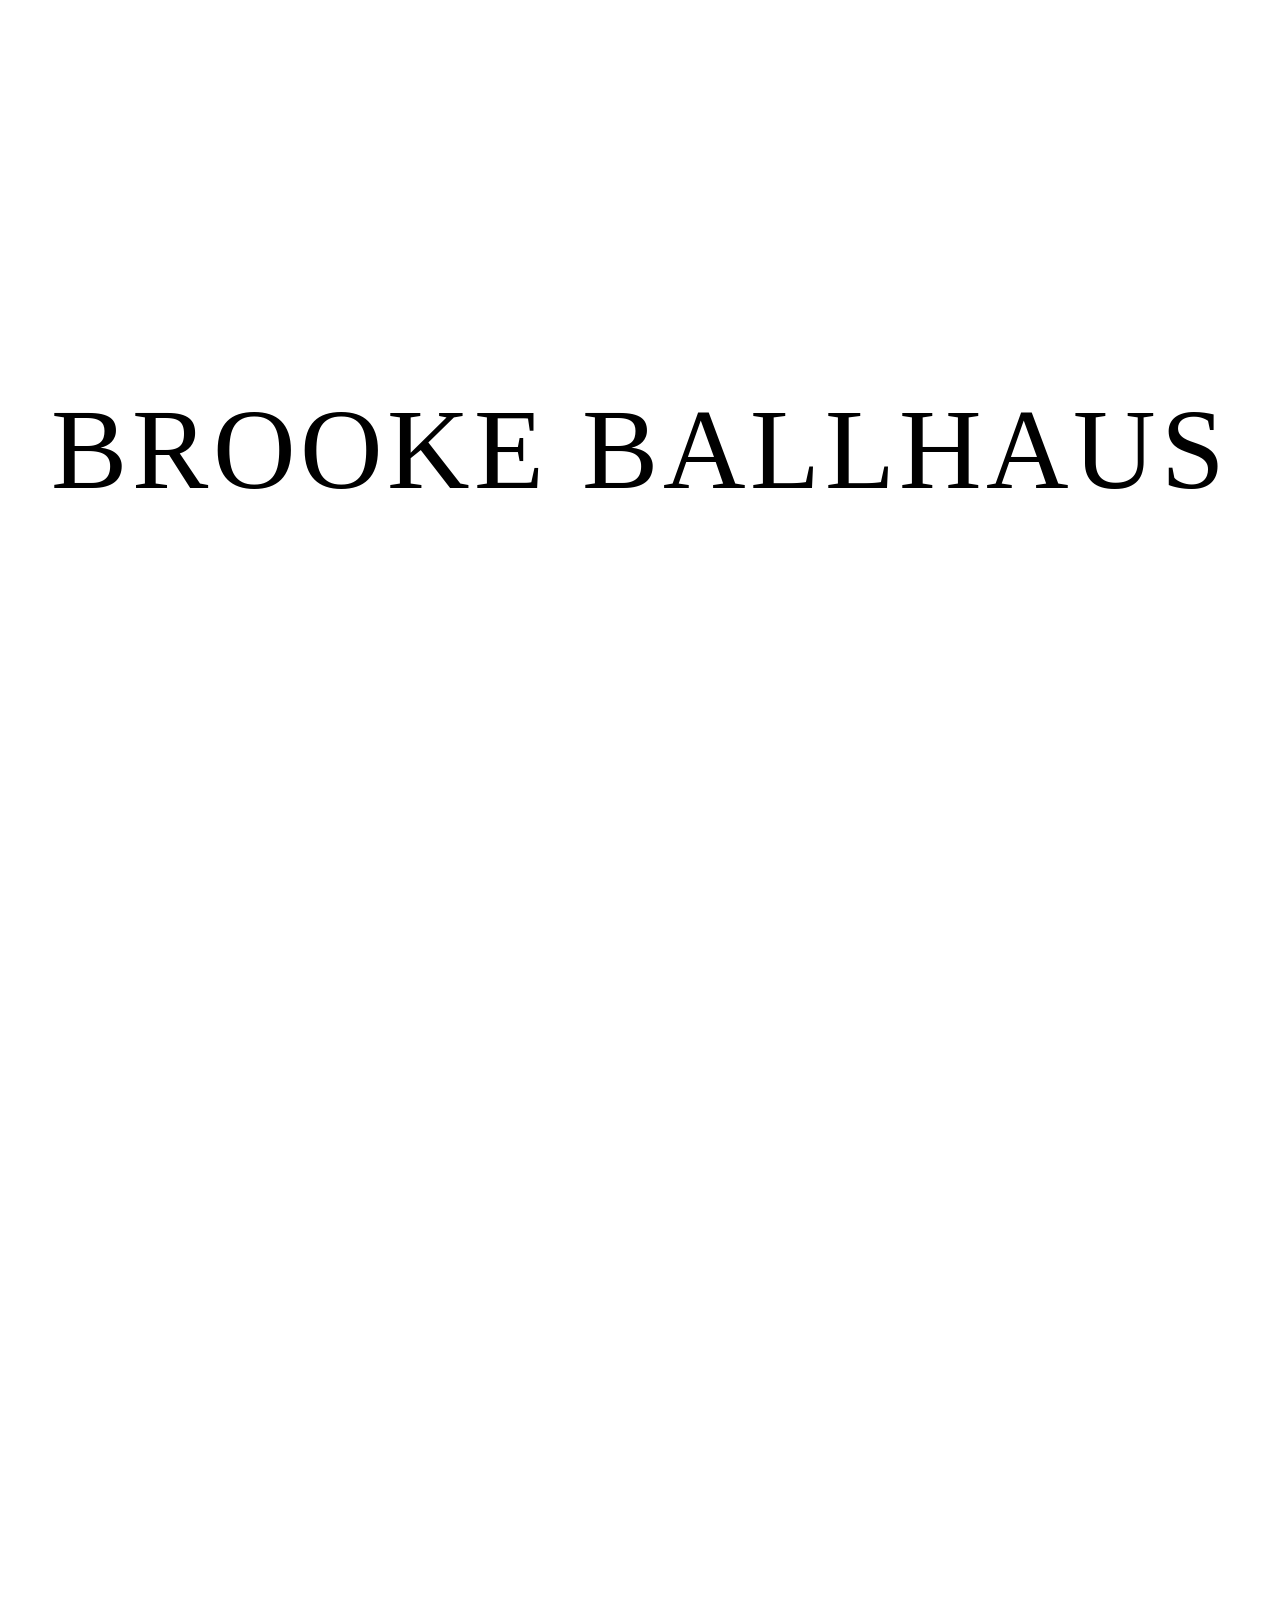
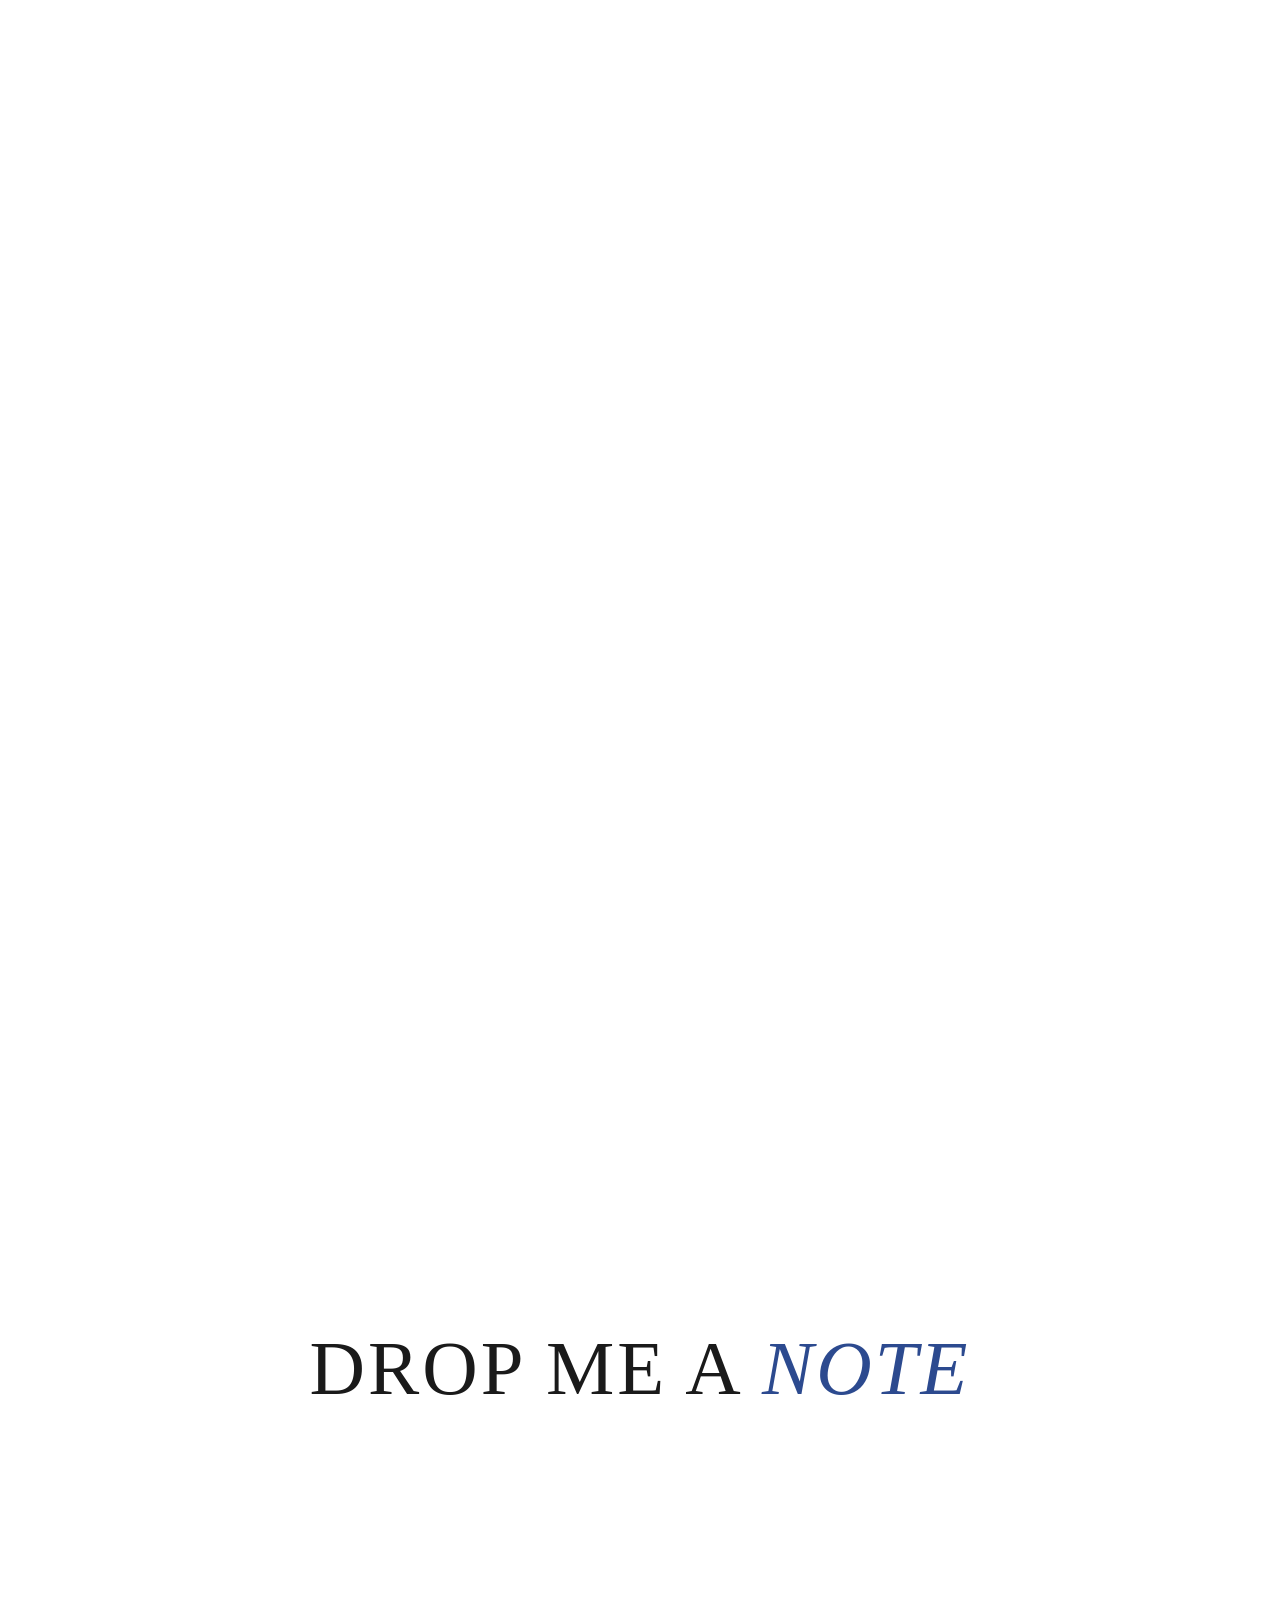
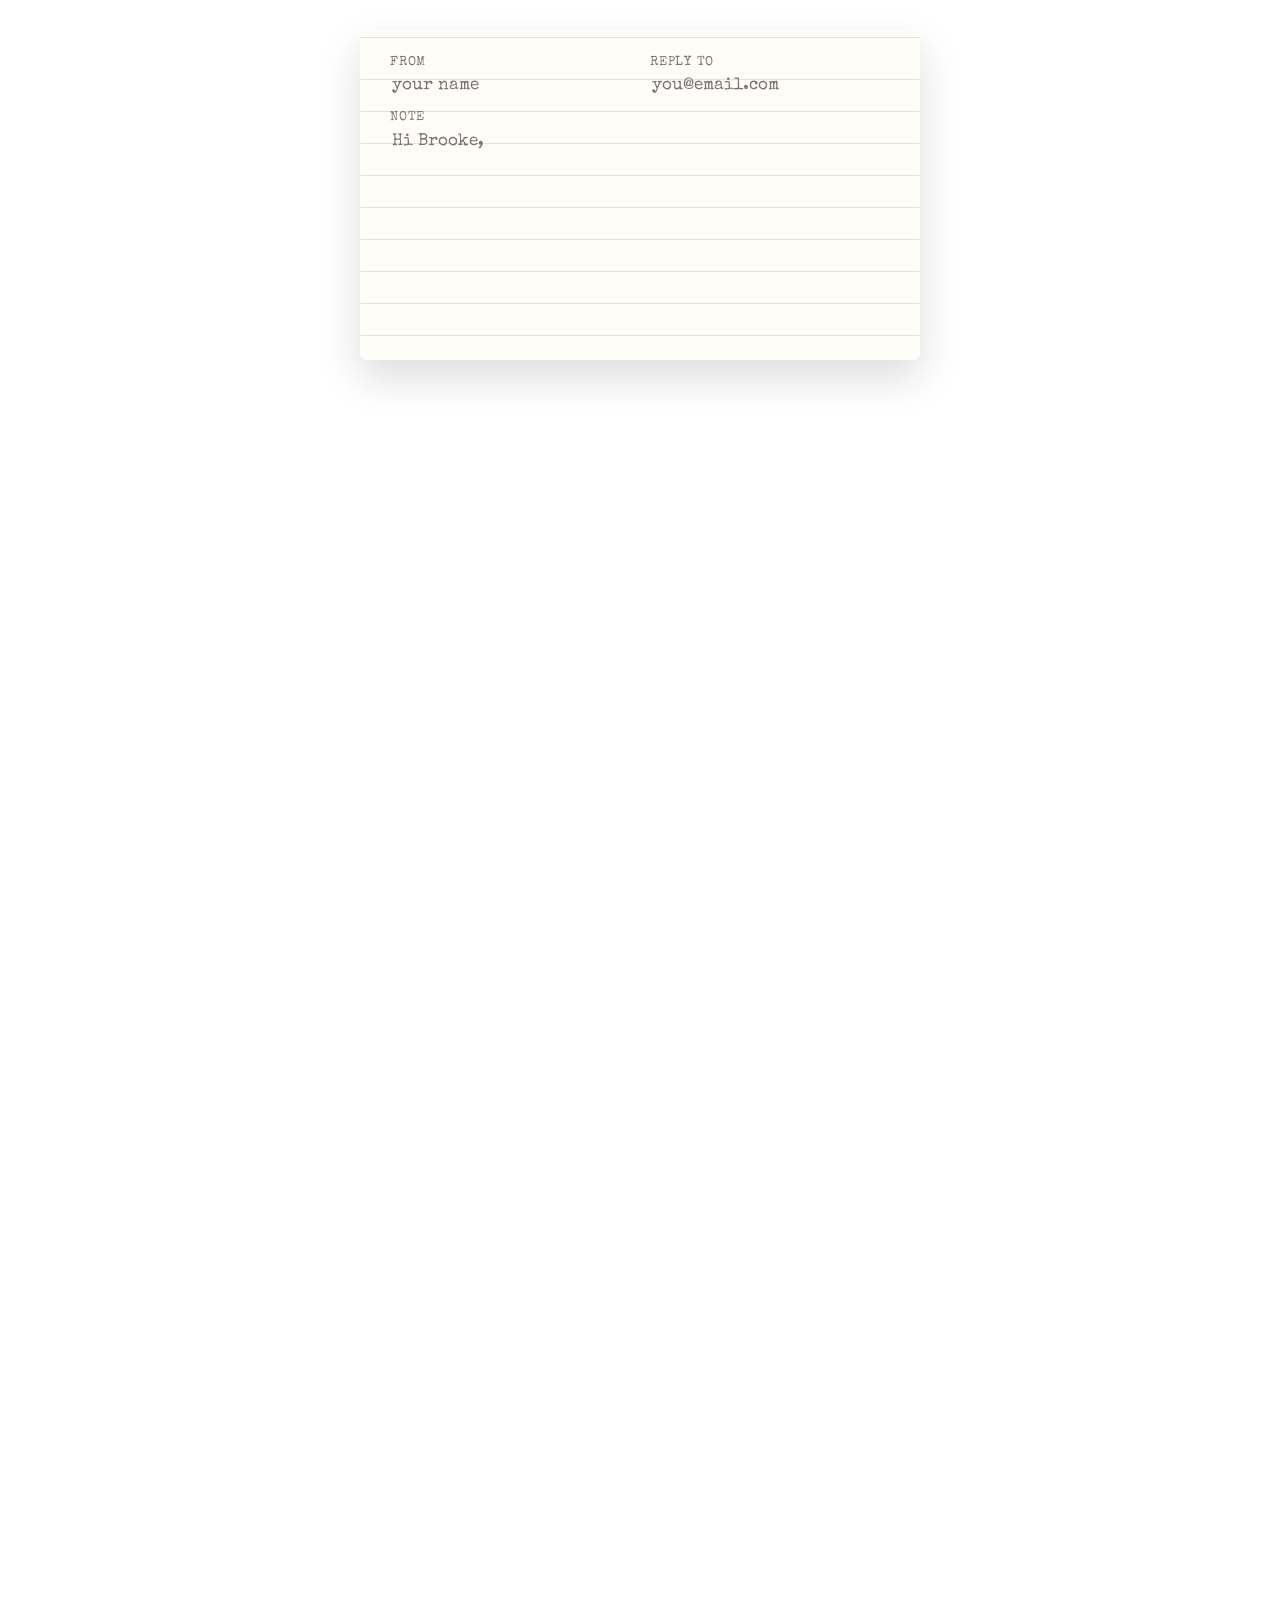
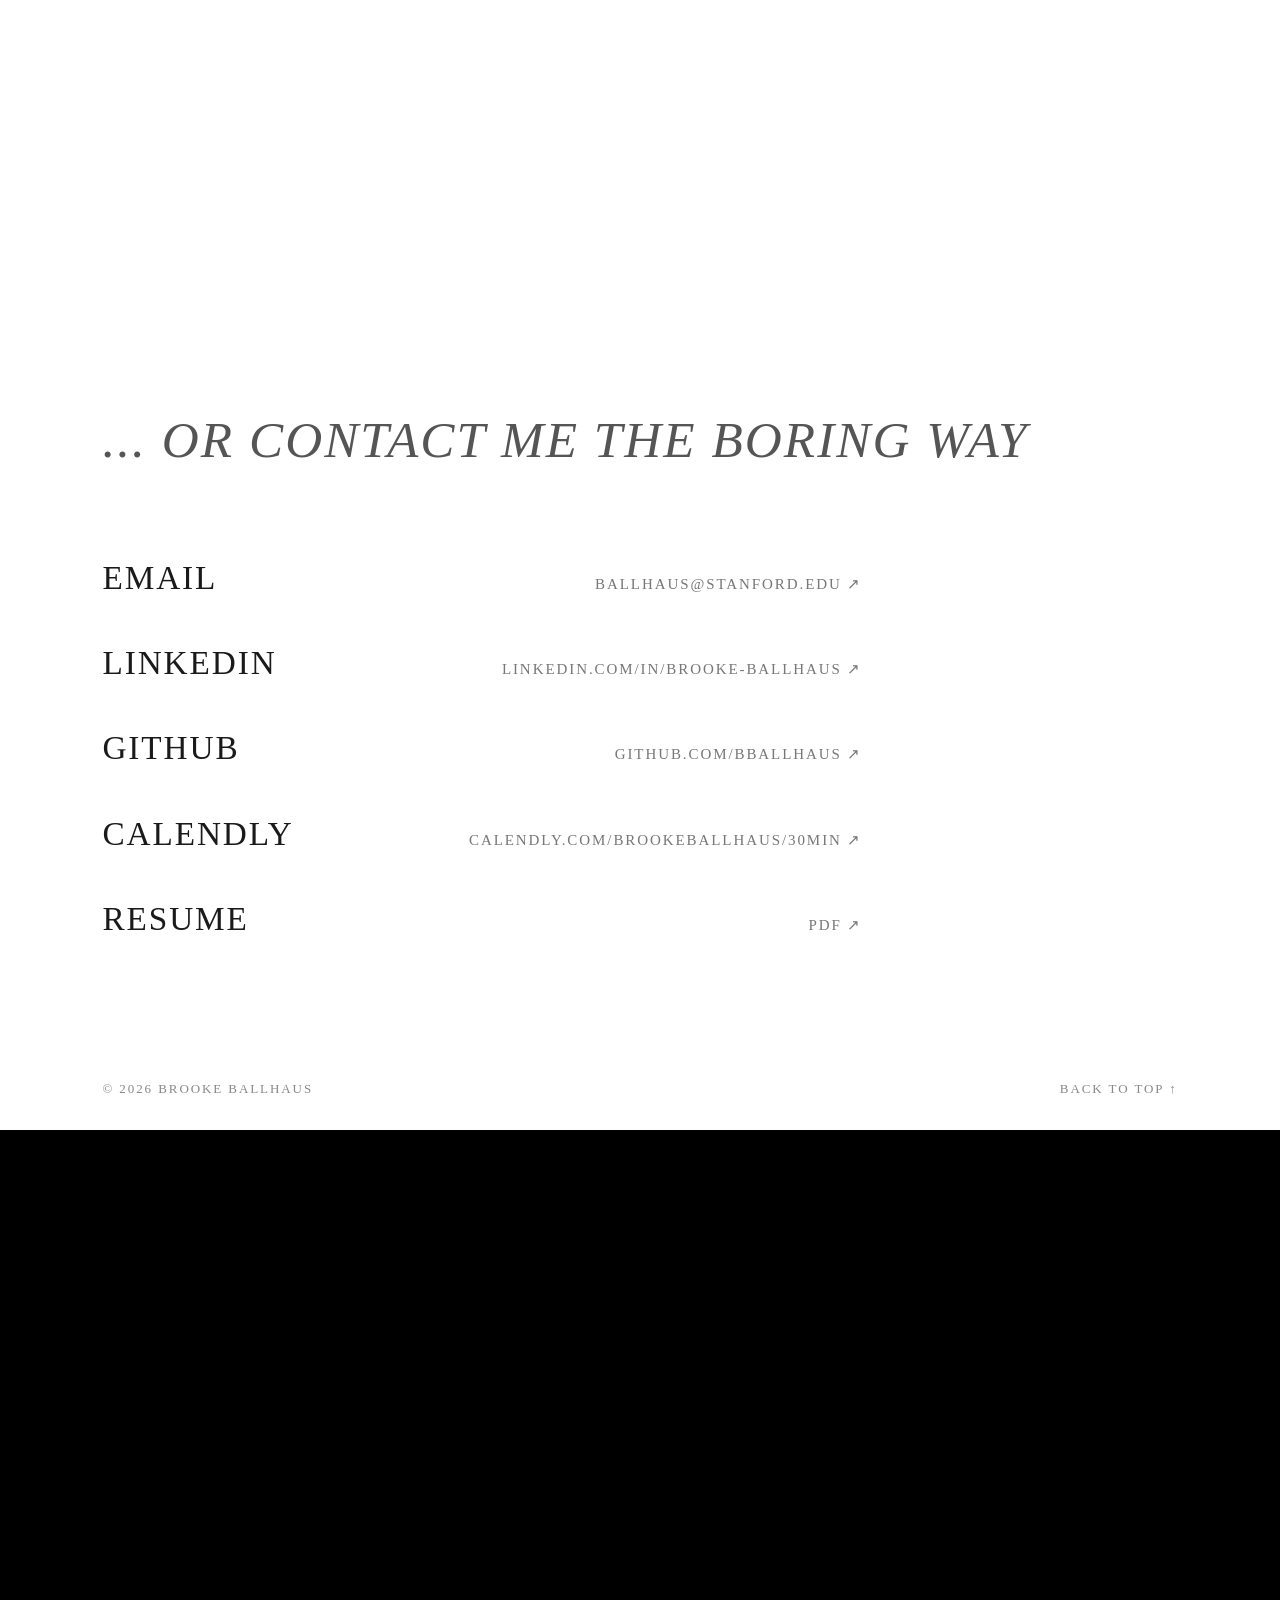
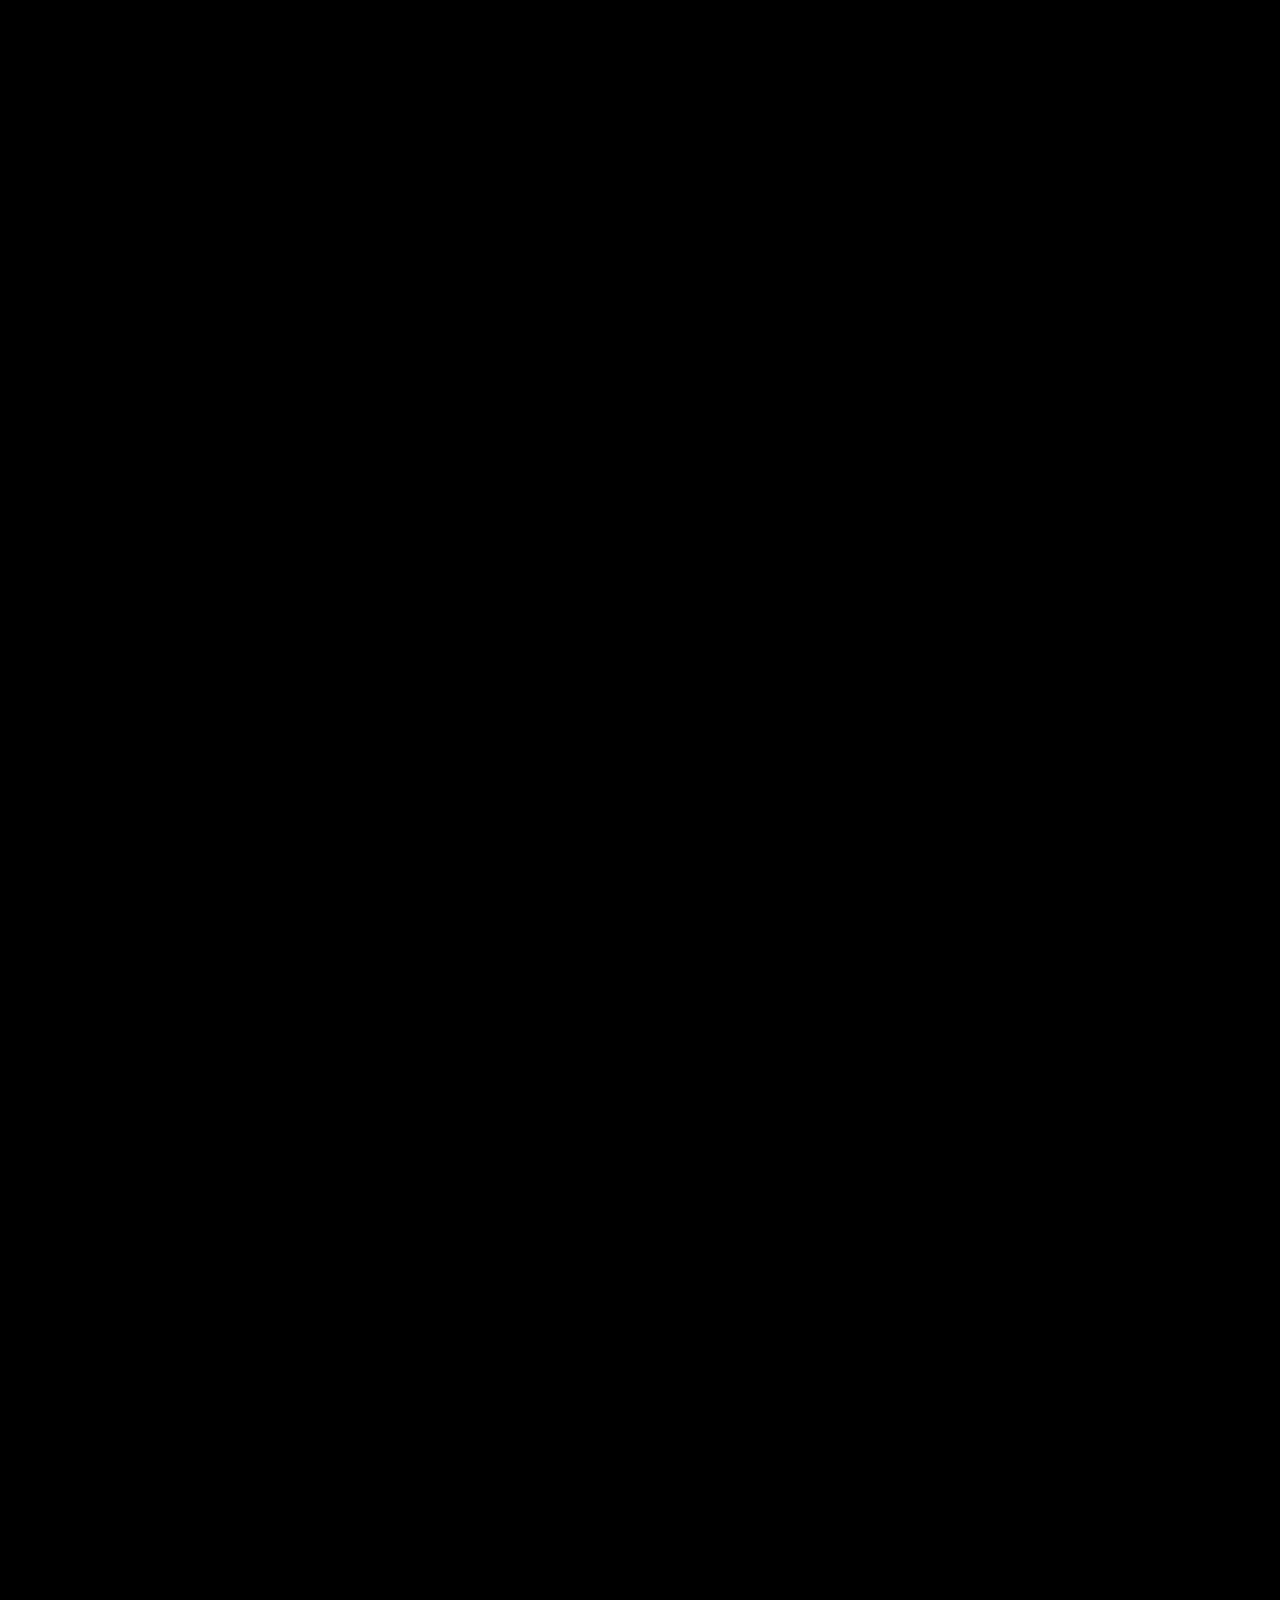
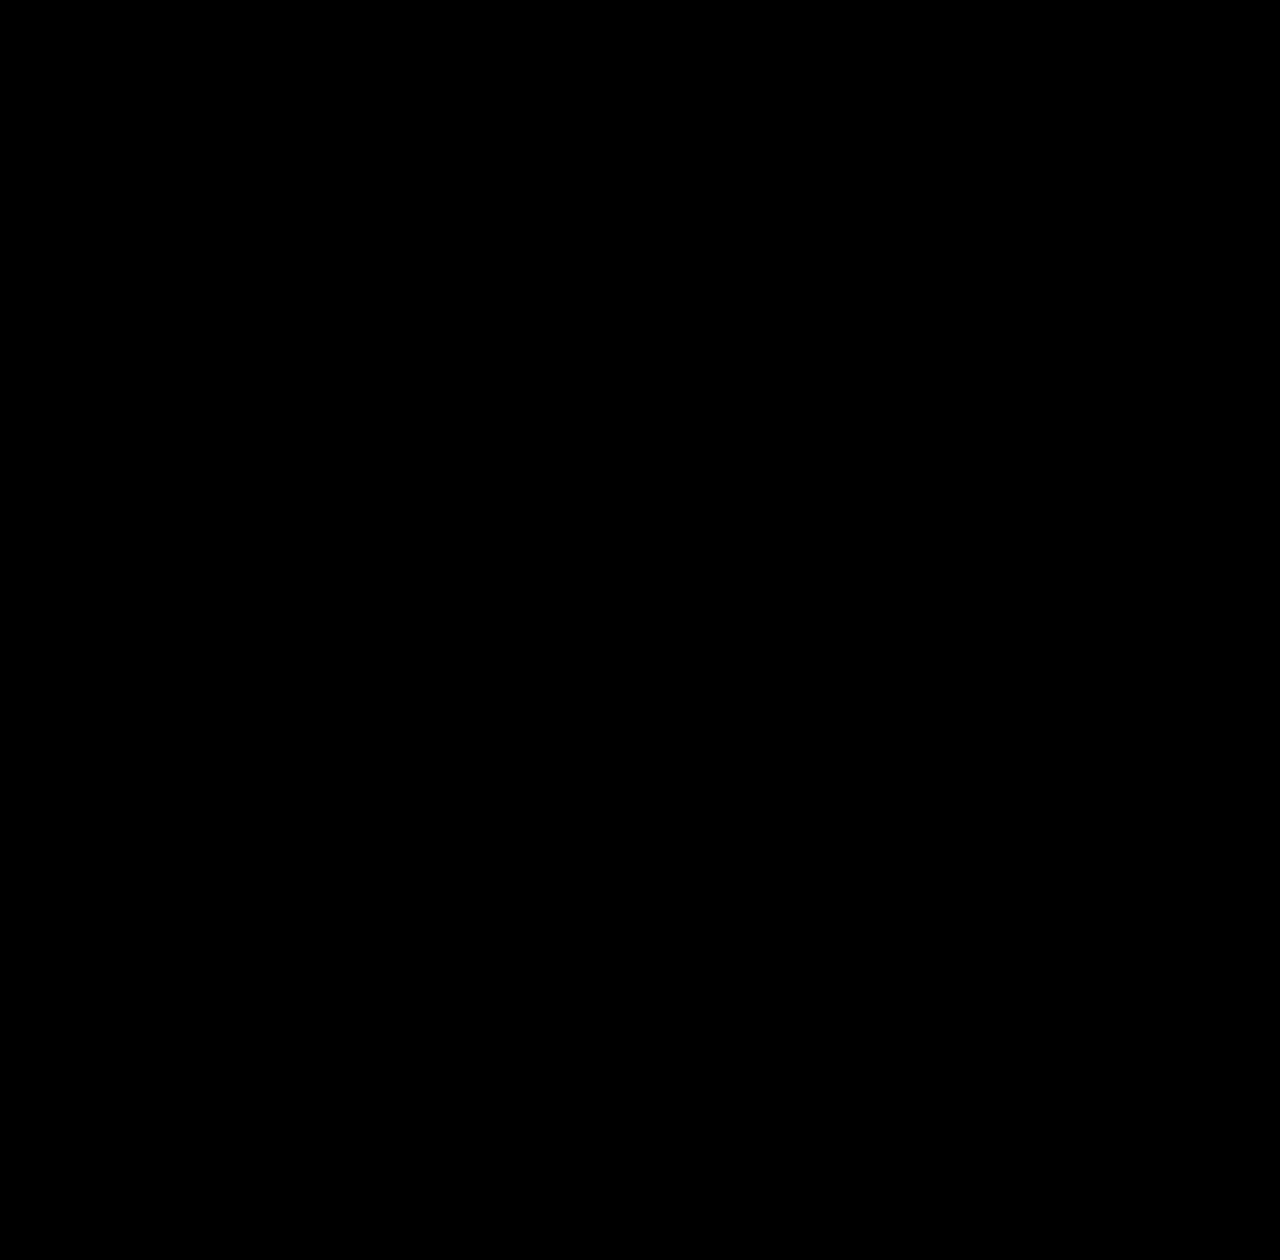
<file: public/index.html>
<!DOCTYPE html><html lang="en"><head><meta charset="utf-8"><meta name="viewport" content="width=device-width,initial-scale=1"><title>Brooke Ballhaus</title>
<meta name="description" content="Brooke Ballhaus: Stanford BS/MS in Computer Science (AI). Product, academia, showjumping, polo, triathlon and more.">
<meta property="og:type" content="website"><meta property="og:site_name" content="Brooke Ballhaus"><meta property="og:title" content="Brooke Ballhaus">
<meta property="og:url" content="https://brookeballhaus.com/"><meta property="og:image" content="https://brookeballhaus.com/og-image.jpg"><meta name="twitter:card" content="summary_large_image">
<link rel="icon" href="/favicon.ico" sizes="48x48"><link rel="icon" href="/favicon.svg" type="image/svg+xml"><link rel="apple-touch-icon" href="/apple-touch-icon.png"><meta name="theme-color" content="#2c4a8f">
<link href="https://fonts.googleapis.com/css2?family=Instrument+Serif:ital@0;1&family=Inter:wght@400;500;800&family=Bodoni+Moda:ital,wght@1,500&family=Space+Grotesk:wght@700&family=DM+Serif+Display&family=Syne:wght@800&family=Caveat:wght@500&family=Special+Elite&display=swap" rel="stylesheet">
<style>
*{box-sizing:border-box;margin:0}
:root{--cream:#ffffff;--ink:#1a1a1a;--accent:#2c4a8f;--serif:"Times New Roman",Times,serif}
body{background:var(--cream);color:var(--ink);font:16px/1.6 var(--serif);overflow-x:hidden}
a{color:inherit;text-decoration:none}
.top{position:fixed;top:0;left:0;display:flex;justify-content:space-between;padding:22px 40px;z-index:30;opacity:0;transition:opacity .4s;pointer-events:none}
.top.on{opacity:1;pointer-events:auto}
.top.bar nav{display:flex;align-items:baseline}
.top .dd{position:relative}
.top .dd>button{font:inherit;color:inherit;text-transform:inherit;letter-spacing:inherit;background:none;border:0;padding:0;cursor:pointer}
.top .dd>button .car{font-size:.8em}
.top .dd>button:hover,.top .dd>button[aria-current]{color:var(--accent)}
.top .menu{display:none;position:absolute;right:-14px;top:100%;padding:14px 0 8px;min-width:180px;background:#fff;box-shadow:0 14px 30px rgba(26,26,26,.12);border:1px solid rgba(26,26,26,.08);z-index:40}
.top .menu a{display:block;padding:8px 18px;white-space:nowrap}
.top .menu a:hover,.top .menu a[aria-current]{color:var(--accent)}
.top .menu a::after{display:none!important}
@media(hover:hover){.top .dd:hover .menu{display:block}}
.top .dd.open .menu,.top .dd:focus-within .menu{display:block}
@media(max-width:760px){.top .menu{left:-10px;right:auto}}
.top.bar{right:0;align-items:baseline;background:#fff;box-shadow:0 1px 0 rgba(26,26,26,.08)}.top.bar nav{gap:22px;flex-wrap:wrap;justify-content:flex-end}.top.bar nav a:hover{color:var(--accent)}
@media(max-width:760px){.top.bar{padding:14px 18px;flex-direction:column;gap:6px}.top.bar nav{gap:12px;justify-content:flex-start;font-size:12px}}.top nav{display:flex;gap:28px}
.serif{font-family:var(--serif);font-weight:400}

/* 1. intro */
.stage{height:210vh;position:relative}
.intro{height:100vh;position:sticky;top:0;display:grid;place-items:center;overflow:hidden;background:#fff;color:#000}
.intro.inv{background:#000;color:#fff}
.name{width:max-content;font-family:var(--serif);font-weight:400;font-size:13.5vw;line-height:1;letter-spacing:-.03em;white-space:nowrap;user-select:none}
.name .ch{display:inline-block;will-change:transform;white-space:pre}
.hint{position:absolute;bottom:28px;font-size:12px;letter-spacing:.16em;text-transform:uppercase;opacity:0;transition:opacity .8s}.hint.on{opacity:.6}

/* 2. polaroids */
.reel{height:640vh;position:relative}
.reel-pin{position:sticky;top:0;height:100vh;overflow:hidden}
.pol{position:absolute;left:50%;top:38%;width:min(19vw,270px);background:#fff;padding:12px 12px 46px;box-shadow:0 18px 40px rgba(26,26,26,.18),0 2px 6px rgba(26,26,26,.08);opacity:0;will-change:transform}
.pol img{display:block;width:100%;height:auto;aspect-ratio:4/5;object-fit:cover}
.pol figcaption{position:absolute;left:0;right:0;bottom:14px;text-align:center;font-family:"Special Elite","Courier New",monospace;font-size:15px;color:#333}
.word{position:absolute;top:70%;left:50%;font-family:var(--serif);font-size:clamp(44px,5.4vw,88px);line-height:1;letter-spacing:-.02em;white-space:nowrap;opacity:0;will-change:transform}
.word.more{font-style:italic}
.word.more{opacity:1;font-style:italic;font-size:clamp(34px,3.6vw,58px)}
.mw{display:inline-block;opacity:0;will-change:transform}
.spol{transition:box-shadow .3s}.spol.ready,.rpol{cursor:pointer}.rpol{transition:box-shadow .3s}.rpol:hover{box-shadow:0 28px 60px rgba(26,26,26,.28)}
.spol:hover{box-shadow:0 28px 60px rgba(26,26,26,.28)}

/* 3. note */
.notes{height:420vh;position:relative}
.notes-pin{position:sticky;top:0;height:100vh;overflow:hidden;display:grid;place-items:center;perspective:1400px}
.notes h2{position:absolute;top:9vh;left:0;right:0;text-align:center;font-family:var(--serif);font-weight:400;font-size:clamp(48px,6vw,96px);line-height:1}
.notes h2 em{color:var(--accent)}
.mail{position:relative;width:min(560px,86vw);height:340px;margin-top:20vh}
.paper{position:absolute;left:0;right:0;bottom:0;margin:auto;height:330px;background:#fffdf8;border-radius:6px;box-shadow:0 18px 40px rgba(26,26,26,.15);padding:26px 30px;z-index:3;transform-origin:50% 100%;
 background-image:repeating-linear-gradient(#fffdf8 0 31px,#e9e2d3 31px 32px);background-position:0 18px}
.paper label{display:block;font:13px "Special Elite","Courier New",monospace;color:#777;text-transform:uppercase;letter-spacing:.06em}
.paper input,.paper textarea{width:100%;border:0;background:transparent;font:17px/32px "Special Elite","Courier New",monospace;color:var(--ink);outline:none;resize:none}
.paper .row{display:grid;grid-template-columns:1fr 1fr;gap:20px}
.paper .hp{position:absolute;left:-9999px}
.env{position:absolute;left:50%;bottom:-6px;width:min(600px,92vw);height:300px;transform:translateX(-50%);z-index:4;opacity:0}
.env .back{position:absolute;inset:0;background:#e7d9bf;border-radius:6px;z-index:-1}
.env .front{position:absolute;inset:0;background:linear-gradient(to top right,#ddcdad 50%,transparent 50.2%) left/50.1% 100% no-repeat,linear-gradient(to top left,#e2d3b5 50%,transparent 50.2%) right/50.1% 100% no-repeat;border-radius:6px;z-index:5}
.env .bottom{position:absolute;left:0;right:0;bottom:0;height:62%;background:linear-gradient(to top,#d9c8a6,#e0d0b0);clip-path:polygon(0 100%,100% 100%,100% 30%,50% 0,0 30%);border-radius:0 0 6px 6px;z-index:6}
.env .flap{position:absolute;left:0;right:0;top:0;height:56%;background:#d3c19c;clip-path:polygon(0 0,100% 0,50% 100%);transform-origin:50% 0;z-index:7}
.env .stamp{position:absolute;right:22px;top:20px;width:56px;height:66px;background:var(--accent);border:4px dotted #fff;outline:2px solid var(--accent);color:#fff;font:italic 15px var(--serif);display:grid;place-items:center;z-index:8;opacity:0}
.env .sent{position:absolute;left:28px;bottom:26px;z-index:8;font:16px "Special Elite",monospace;color:#5a4a2c;opacity:0}
.status{position:absolute;bottom:7vh;left:0;right:0;text-align:center;font-family:var(--serif);font-size:19px;color:#666}

/* 4. boring contacts */
.boring{min-height:100vh;display:flex;flex-direction:column;justify-content:center;padding:12vh 8vw}
.boring h3{font-family:var(--serif);font-weight:400;font-style:italic;font-size:clamp(34px,4vw,60px);margin-bottom:6vh;color:#555}
.boring ul{list-style:none;padding:0;max-width:760px}
.boring li a{display:flex;justify-content:space-between;align-items:baseline;padding:16px 0;font-family:var(--serif);font-size:clamp(26px,2.6vw,38px);transition:padding .25s,color .25s}
.boring li a span{font:15px var(--serif);color:#777}
.boring li a:hover{padding-left:14px;color:var(--accent)}
footer{padding:30px 8vw;color:#888;font-size:13px;display:flex;justify-content:space-between}
.switch{position:fixed;right:16px;bottom:16px;z-index:40;background:#fff;color:#000;border:1px solid #000;padding:8px 12px;font-size:12px;cursor:pointer}

/* empty note poof */
.puff{position:absolute;left:50%;top:50%;width:90px;height:90px;margin:-45px;border-radius:50%;background:#fff;opacity:0;z-index:6;filter:blur(2px);box-shadow:0 0 30px rgba(255,255,255,.9)}
.sad{position:absolute;left:50%;top:50%;transform:translate(-50%,-50%);z-index:7;opacity:0;text-align:center}
.sad svg{width:120px;height:120px}
.sad p{font:26px Caveat,cursive;color:#555;margin-top:6px}

/* the singularity: the contacts page twists and gets pulled into a single point, then black, then white text */
.sing{height:470vh;position:relative;background:#000}
.sing-pin{position:sticky;top:0;height:100vh;overflow:hidden;display:grid;place-items:center;background:#000}
.page{position:absolute;inset:0;background:#fff;z-index:2}
.page .boring{height:100vh;min-height:0}
.lastfoot{position:absolute;left:0;right:0;bottom:0}
#drain{position:absolute;inset:0;width:100%;height:100%;z-index:3;display:none}
.uhoh{position:absolute;z-index:5;pointer-events:none;max-width:760px;padding:0 6vw;text-align:center;color:#fff}
.uhoh b{display:block;font:400 clamp(72px,10vw,150px)/1 var(--serif);margin-bottom:18px;opacity:0}
.uhoh p{font:clamp(24px,2.6vw,38px)/1.25 var(--serif);opacity:0}
.uhoh p em{font-style:italic}
.uhoh a{display:inline-block;margin-top:34px;font:17px var(--serif);color:#fff;border:1px solid #fff;padding:9px 20px;border-radius:999px;opacity:0;transition:background .2s,color .2s}
.uhoh a:hover{background:#fff;color:#000}

/* 2026-11-19: spaced capitals everywhere (typewriter bits stay as they are) */
body{text-transform:uppercase;letter-spacing:.12em}
.name,.word,.notes h2,.boring h3,.uhoh b{letter-spacing:.04em!important}
.pol figcaption,.paper,.paper *,.env .sent,.env .stamp,.sad p{text-transform:none;letter-spacing:normal}
.word{font-size:clamp(34px,4vw,66px)}
.word.more{font-size:clamp(22px,2.2vw,38px)}
.top{font-size:14px}.top a.serif{font-size:17px!important;white-space:nowrap}
</style><style>
</style>
</head><body>
<header class="top bar"><a class="serif" style="font-size:20px" href="#">Brooke Ballhaus</a><nav><a href="products.html">Product</a><a href="research.html">Academia</a><div class="dd"><button type="button" aria-expanded="false">More <span class="car">▾</span></button><div class="menu"><a href="showjumping.html">Showjumping</a><a href="polo.html">Polo</a><a href="triathlon.html">Triathlon</a><a href="thoughts.html">Thoughts</a></div></div><div class="dd"><button type="button" aria-expanded="false">Contact <span class="car">▾</span></button><div class="menu"><a href="resume.html">Resume</a><a href="#sing">Quick Links</a><a href="#contact">Send a Note</a><a href="calendar.html">My Calendar</a></div></div></nav></header><script>document.querySelectorAll('.top .dd>button').forEach(b=>b.addEventListener('click',e=>{const d=b.parentNode,o=!d.classList.contains('open');document.querySelectorAll('.top .dd.open').forEach(x=>{x.classList.remove('open');x.firstChild.setAttribute('aria-expanded','false')});if(o){d.classList.add('open');b.setAttribute('aria-expanded','true')}e.stopPropagation()}));document.addEventListener('click',()=>document.querySelectorAll('.top .dd.open').forEach(x=>{x.classList.remove('open');x.firstChild.setAttribute('aria-expanded','false')}));document.querySelectorAll('.top .menu a').forEach(a=>a.addEventListener('click',()=>{const d=a.closest('.dd');d&&d.classList.remove('open')}))</script>

<div class="stage" id="stage"><div class="intro" id="intro"><h1 class="name" id="name" aria-label="Brooke Ballhaus">Brooke Ballhaus</h1><span class="hint" id="hint">Scroll</span></div></div>

<div class="reel" id="reel"><div class="reel-pin">
 <figure class="pol rpol" data-x="-30" data-r="-6" data-href="products.html"><img src="img/polaroids/product.jpg" width="560" height="700" alt="Product photo"><figcaption></figcaption></figure>
 <figure class="pol rpol" data-x="0" data-r="3" data-href="research.html"><img src="img/polaroids/academia.jpg" width="560" height="700" alt="Brooke on the Main Quad at Stanford"><figcaption>Main Quad, Stanford</figcaption></figure>
 <figure class="pol spol" data-x="30" data-r="-3" data-href="showjumping.html"><img src="img/polaroids/showjumping.jpg" width="560" height="700" alt="Brooke showjumping"><figcaption>Showjumping</figcaption></figure>
 <figure class="pol spol" data-x="31" data-r="4" data-href="polo.html"><img src="img/polaroids/polo.jpg" width="560" height="700" alt="Brooke playing polo"><figcaption>Polo</figcaption></figure>
 <figure class="pol spol" data-x="29" data-r="-7" data-href="triathlon.html"><img src="img/polaroids/triathlon.jpg" width="560" height="700" alt="Brooke with a triathlon medal"><figcaption>Triathlon</figcaption></figure>
 <figure class="pol spol" data-x="30.5" data-r="2" data-href="thoughts.html"><img src="img/polaroids/thoughts.jpg" width="560" height="700" alt="Brooke with her horse"><figcaption>Thoughts</figcaption></figure>
 <a class="word" data-x="-30" href="products.html">Product</a>
 <a class="word" data-x="0" href="research.html">Academia</a>
 <span class="word more" data-x="30" id="moreline"><span class="mw">And</span> <span class="mw">oh</span> <span class="mw">so</span> <span class="mw">much</span> <span class="mw">more</span></span>
</div></div>

<div class="notes" id="contact"><div class="notes-pin" id="npin">
 <h2>Drop me a <em>note</em></h2>
 <div class="mail" id="mail">
  <form class="paper" id="paper" autocomplete="on">
   <div class="row"><div><label for="nn">From</label><input id="nn" name="name" placeholder="your name" required></div><div><label for="ne">Reply to</label><input id="ne" name="email" type="email" placeholder="you@email.com" required></div></div>
   <label class="hp" aria-hidden="true">Website<input name="website" tabindex="-1" autocomplete="off"></label>
   <label for="nm" style="margin-top:8px">Note</label><textarea id="nm" name="message" rows="4" placeholder="Hi Brooke," required></textarea>
  </form>
  <div class="env" id="env"><div class="back"></div><div class="front"></div><div class="bottom"></div><div class="flap" id="flap"></div><div class="stamp" id="stamp">B.B.</div><div class="sent" id="sentlbl">to: Brooke's inbox</div></div>
  <div class="puff"></div><div class="puff"></div><div class="puff"></div><div class="puff"></div><div class="puff"></div><div class="puff"></div><div class="puff"></div>
  <div class="sad" id="sad"><svg viewBox="0 0 120 120" fill="none" stroke="#1a1a1a" stroke-width="4" stroke-linecap="round"><path d="M60 8c30 1 52 22 51 53-1 30-23 51-53 50C28 110 8 88 9 58 10 29 31 7 60 8z"/><path d="M42 46v6M78 46v6"/><path d="M38 86c12-12 32-12 44 0"/><path d="M84 56c-2 5-3 9 0 11 3 1 5-2 3-6-1-2-2-3-3-5z" fill="#a9cbe3" stroke="#6f9fc4" stroke-width="2"/></svg><p>nothing to send...</p></div>
 </div>
 <p class="status" id="nstatus" hidden></p>
</div></div>

<div class="sing" id="sing"><div class="sing-pin">
 <div class="page" id="lastpage"><section class="boring">
 <h3>... or contact me the boring way</h3>
 <ul>
  <li><a href="mailto:ballhaus@stanford.edu">Email <span>ballhaus@stanford.edu ↗</span></a></li>
  <li><a href="https://www.linkedin.com/in/brooke-ballhaus">LinkedIn <span>linkedin.com/in/brooke-ballhaus ↗</span></a></li>
  <li><a href="https://github.com/bballhaus">GitHub <span>github.com/bballhaus ↗</span></a></li>
  <li><a href="https://calendly.com/brookeballhaus/30min">Calendly <span>calendly.com/brookeballhaus/30min ↗</span></a></li>
  <li><a href="Brooke_Ballhaus_Resume.pdf">Resume <span>PDF ↗</span></a></li>
 </ul>
</section>
<footer class="lastfoot"><span>© 2026 Brooke Ballhaus</span><a href="#">Back to top ↑</a></footer>
 </div>
 <canvas id="drain"></canvas>
 <div class="uhoh" id="uhoh"><b>Uh oh!</b><p>You went too far and got sucked up into <em>The Singularity</em>.</p><a href="#" onclick="scrollTo({top:0});return false">Escape to the top ↑</a></div>
</div></div>

<script>
const clamp=(v,a=0,b=1)=>Math.max(a,Math.min(b,v)),ease=t=>1-Math.pow(1-t,3),seg=(p,a,b)=>clamp((p-a)/(b-a));
const prog=el=>{const r=el.getBoundingClientRect();return clamp(-r.top/(el.offsetHeight-innerHeight))};
const still=matchMedia('(prefers-reduced-motion: reduce)').matches;

/* intro flash + font cycling */
let fonts=true;
const FONTS=['var(--serif)|400|normal|-.03em','"Instrument Serif",serif|400|normal|-.03em','Inter,sans-serif|800|normal|-.06em','"Bodoni Moda",serif|500|italic|-.03em','"Space Grotesk",sans-serif|700|normal|-.05em','"DM Serif Display",serif|400|normal|-.03em','Syne,sans-serif|800|normal|-.05em'];
const intro=document.getElementById('intro'),name=document.getElementById('name'),hint=document.getElementById('hint');
function setFont(i){const [f,w,s,l]=FONTS[i%FONTS.length].split('|');Object.assign(name.style,{fontFamily:f,fontWeight:w,fontStyle:s,letterSpacing:l,fontSize:''});
 const max=innerWidth*.92,wd=name.getBoundingClientRect().width;if(wd>max)name.style.fontSize=(13.5*max/wd)+'vw'} // keep every font on screen
let running=false,timer;
let wasInv=false;function stopFlash(){wasInv=intro.classList.contains('inv');clearInterval(timer);running=false;intro.classList.remove('inv');setFont(0)}
function flash(n){ // 400ms per state = 2.5 flashes/sec, under the 3/sec seizure-safety limit
 if(still||running)return;running=true;let i=0;
 timer=setInterval(()=>{intro.classList.toggle('inv');if(fonts)setFont(i+1);i++;if(i===8)hint.classList.add('on');if(n&&i>=n){stopFlash()}},400)}
Promise.all(FONTS.map(x=>{const [f,w,st]=x.split('|');return document.fonts.load(`${st} ${w} 100px ${f}`).catch(()=>0)})).then(()=>setTimeout(()=>flash(0),300)); // load every font first, then loop until you scroll

name.innerHTML=[...'Brooke Ballhaus'].map(c=>`<span class="ch" aria-hidden="true">${c}</span>`).join('');
const chs=[...name.querySelectorAll('.ch')],mid=(chs.length-1)/2,stage=document.getElementById('stage');
const mix=(a,b,t)=>a.map((v,i)=>Math.round(v+(b[i]-v)*t));
function introScroll(){const p=prog(stage);if(p>0&&running)stopFlash();if(p===0&&!running&&!still&&document.fonts.status==='loaded')flash(0);
 const t=Math.min(1,p/.9)**1.3*Math.PI/2;
 chs.forEach((c,i)=>{const d=(i-mid)/mid;const x=d*65*Math.sin(t),y=-(95+Math.abs(d)*10)*(1-Math.cos(t))-35*Math.sin(t)*(1-Math.abs(d)*.6);
  c.style.transform=`translate(${x}vw,${y}vh) rotate(${d*75*Math.sin(t)}deg)`});
 const k=Math.min(1,p/.3);intro.style.background=p>0?`rgb(${mix(wasInv?[0,0,0]:[255,255,255],[255,255,255],k)})`:'';intro.style.color=p>0?`rgb(${mix(wasInv?[255,255,255]:[0,0,0],[26,26,26],k)})`:'';
 hint.style.opacity=p>0?0:''}

/* polaroids: photo i spins in during its quarter, its word slams right after */
const reel=document.getElementById('reel'),pols=[...document.querySelectorAll('.pol')],words=[...document.querySelectorAll('.word')],topics=[...document.querySelectorAll('.topic')];
const K=[[0,-95,-40,-900,.4],[.35,-62,30,-560,.6],[.7,-30,-10,-160,.92]];
function path(t,fx,fr){if(t<=.35){const u=t/.35;return [-95+33*u,-40+70*u,-900+340*u,.4+.2*u]}if(t<=.7){const u=(t-.35)/.35;return [-62+32*u,30-40*u,-560+400*u,.6+.32*u]}
 const u=(t-.7)/.3;return [-30+(fx+30)*u,-10+10*u,-160+(fr+160)*u,.92+.08*u]}
function slam(el,t,base){const e=t<.7?t/.7:1,ov=t<.7?0:Math.sin((t-.7)/.3*Math.PI)*.06;el.style.opacity=t>0?1:0;el.style.pointerEvents=t>0?'auto':'none';el.style.transform=`${base} translateY(${(1-ease(e))*-55}vh) scale(${2.2-1.2*e-ov})`}
const rowPols=pols.filter(x=>!x.classList.contains('spol')),stack=pols.filter(x=>x.classList.contains('spol'));
const moreline=document.getElementById('moreline'),mws=[...moreline.querySelectorAll('.mw')];
let spread=0,spreadTo=0,hovered=-1,landed=false,lastP=0,landedCards=[];
function place(pol,t,extra){const [x,y,r,s]=path(t,+pol.dataset.x,+pol.dataset.r);pol.style.opacity=t>0?1:0;pol.style.pointerEvents=t>0?'auto':'none';
 const e=extra||{dx:0,dy:0,dr:0,ds:0};pol.style.transform=`translate(-50%,-50%) translate(${x+e.dx}vw,${y+e.dy}vh) rotate(${r+e.dr}deg) scale(${s+e.ds})`}
function slamWord(el,t){const e=t<.7?t/.7:1,ov=t<.7?0:Math.sin((t-.7)/.3*Math.PI)*.06;el.style.opacity=t>0?1:0;el.style.transform=`translateY(${(1-ease(e))*-55}vh) scale(${2.2-1.2*e-ov})`}
function reelScroll(){const p=prog(reel);lastP=p;
 rowPols.forEach((pol,i)=>{const a=i*.15;place(pol,ease(seg(p,a,a+.1)),{dx:0,dy:spread*6,dr:0,ds:-spread*.1});if(spread>.01)pol.style.opacity=1-spread*.92});
 words.slice(0,2).forEach(w=>w.style.filter=`opacity(${1-spread*.92})`);
 rowPols.forEach(pol=>{if(spread>.5)pol.style.pointerEvents='none'});
 words.slice(0,2).forEach((w,i)=>{const a=i*.15+.105;slam(w,seg(p,a,a+.04),`translateX(calc(-50% + ${+w.dataset.x}vw))`)});
 moreline.style.transform='translateX(calc(-50% + 30vw))';
 // the topic stack: first card + "And", then three more land on top with "oh", "so", "much", then "more"
 const starts=[.30,.45,.58,.71];
 // cards that have landed can be fanned out and clicked even while later ones are still flying in
 const ts=stack.map((pol,k)=>ease(seg(p,starts[k],starts[k]+.1)));
 landedCards=stack.filter((pol,k)=>ts[k]>=1);landed=landedCards.length>0;
 stack.forEach((pol,k)=>{const t=ts[k],j=landedCards.indexOf(pol);pol.style.zIndex=10+(k===hovered&&spread>.05?10:k);
  pol.classList.toggle('ready',j>=0);
  if(j<0){place(pol,t);return}
  const n=ready.length,c=(j-(n-1)/2);const sp=spread;
  place(pol,t,{dx:(c*21-30+(4-n)*0)*sp,dy:-Math.abs(c)*2*sp+(k===hovered?-4*sp:0),dr:(c*4-(+pol.dataset.r))*sp,ds:(k===hovered?.06:0)*sp})});
 mws.forEach((w,k)=>{const a=k<4?starts[k]+.105:.84;slamWord(w,seg(p,a,a+.04))});
 if(!landed){spreadTo=0}}
// hover the pile to fan it out
function inStack(x,y){return landedCards.some(pol=>{const r=pol.getBoundingClientRect();return x>r.left-20&&x<r.right+20&&y>r.top-20&&y<r.bottom+20})}
addEventListener('mousemove',e=>{const inside=landed&&inStack(e.clientX,e.clientY);spreadTo=inside?1:0;
 hovered=inside?stack.findIndex((pol,k)=>{const top=stack.slice().map((q,i)=>[q,i]).reverse();return false}):-1;
 if(inside){let best=-1,bz=-1;stack.forEach((pol,k)=>{if(!landedCards.includes(pol))return;const r=pol.getBoundingClientRect();if(e.clientX>r.left&&e.clientX<r.right&&e.clientY>r.top&&e.clientY<r.bottom){const z=+pol.style.zIndex;if(z>bz){bz=z;best=k}}});hovered=best}});
// a landed card always opens its page: with a mouse straight away, on touch the first tap fans the pile and the next opens
const touchy=matchMedia('(hover: none)').matches;
stack.forEach(pol=>pol.addEventListener('click',()=>{if(!landedCards.includes(pol))return;if(!touchy||spread>.5||landedCards.length===1)location.href=pol.dataset.href;else spreadTo=1}));
rowPols.forEach(pol=>{if(pol.dataset.href)pol.addEventListener('click',()=>location.href=pol.dataset.href)});
(function tick(){const d=spreadTo-spread;if(Math.abs(d)>.002){spread+=d*.16;reelScroll()}requestAnimationFrame(tick)})();

/* note: pops up, gets folded into an envelope, and ships */
const notes=document.getElementById('contact'),paper=document.getElementById('paper'),env=document.getElementById('env'),flap=document.getElementById('flap'),stamp=document.getElementById('stamp'),sentlbl=document.getElementById('sentlbl'),mail=document.getElementById('mail'),nstatus=document.getElementById('nstatus');
let sent=false,noteStart=Date.now();const puffs=[...document.querySelectorAll('.puff')],sad=document.getElementById('sad');
function ready(){return paper.name.value.trim()&&/\S+@\S+\.\S+/.test(paper.email.value)&&paper.message.value.trim()}
async function send(){if(sent||!ready())return;sent=true;nstatus.textContent='Sent! It\'s on its way to my inbox.';
 if(location.hostname.endsWith('brookeballhaus.com')){try{const d=Object.fromEntries(new FormData(paper));d.elapsed=Date.now()-noteStart;const r=await fetch('/api/note',{method:'POST',headers:{'content-type':'application/json'},body:JSON.stringify(d)});if(!r.ok)throw 0}catch(e){nstatus.hidden=false;nstatus.textContent='Hmm, that didn\'t go through. Email me at ballhaus@stanford.edu instead.';sent=false}}}
function noteScroll(){const p=prog(notes);
 const pop=ease(seg(p,0,.12));paper.style.opacity=pop;
 const fly=seg(p,.78,1);
 const lift=ease(seg(p,.42,.52)),drop=seg(p,.52,.6); // paper shrinks and lifts above the envelope, then slides down into it
 env.style.opacity=seg(p,.36,.44);
 paper.style.transform=`translateY(${(1-pop)*30-lift*230+ease(drop)*230}px) scale(${(.7+.3*pop)*(1-.45*lift)}) rotate(${(1-pop)*-8}deg)`;
 paper.style.zIndex=drop>0?2:5;paper.style.visibility=drop>=1?'hidden':'visible';
 env.style.transform=`translateX(-50%) translateY(${(1-seg(p,.36,.44))*120}px)`;
 flap.style.transform=`rotateX(${180-180*ease(seg(p,.6,.68))}deg)`;flap.style.zIndex=seg(p,.6,.68)>0?9:1;
 const st=seg(p,.68,.72);stamp.style.opacity=st;stamp.style.transform=`scale(${1.8-.8*st}) rotate(${8*st}deg)`;sentlbl.style.opacity=st;
 if(st>=1)send();
 // empty note: poof + sad face instead of the envelope
 const empty=!sent&&!ready(),pf=empty?seg(p,.42,.5):0,sd=empty?seg(p,.48,.56):0;
 if(empty){env.style.opacity=0;paper.style.zIndex=5;paper.style.visibility=pf>=1?'hidden':'visible';paper.style.opacity=1-pf;
  paper.style.transform=`scale(${1+.25*pf}) rotate(${pf*6}deg)`;paper.style.filter=`blur(${pf*10}px)`}else paper.style.filter='';
 puffs.forEach((pu,i)=>{const a=i/puffs.length*Math.PI*2,d=pf*(140+i%3*40),o=pf>0?Math.sin(pf*Math.PI):0;pu.style.opacity=o;pu.style.transform=`translate(${Math.cos(a)*d}px,${Math.sin(a)*d*.6}px) scale(${.4+pf*1.6})`});
 sad.style.opacity=sd;sad.style.transform=`translate(-50%,-50%) scale(${.6+.4*ease(sd)}) rotate(${(1-sd)*-10}deg)`;
 const f=empty?0:ease(fly);mail.style.transform=`translate(${f*75}vw,${-f*70}vh) rotate(${f*-18}deg) scale(${1-.5*f})`;
 if(p<.4&&!sent)nstatus.textContent=ready()?'Looks good. Keep scrolling to send it.':'Write a note, then keep scrolling to send it.';
 if(empty&&p>=.42)nstatus.textContent='Empty notes just go poof. Scroll back up and write me something!'}
paper.addEventListener('input',noteScroll);


const sing=document.getElementById('sing'),uhoh=document.getElementById('uhoh'),lastpage=document.getElementById('lastpage'),cv=document.getElementById('drain');
const uB=uhoh.querySelector('b'),uP=uhoh.querySelector('p'),uA=uhoh.querySelector('a');
// paint the visible contacts page onto a canvas, text node by text node, so the shader can twist it
const src=document.createElement('canvas');
function paintSource(){const W=innerWidth,H=innerHeight;src.width=W;src.height=H;const c=src.getContext('2d');c.fillStyle='#fff';c.fillRect(0,0,W,H);
 const walker=document.createTreeWalker(lastpage,NodeFilter.SHOW_TEXT);let n;
 while(n=walker.nextNode()){if(!n.textContent.trim())continue;const el=n.parentElement,cs=getComputedStyle(el);const rg=document.createRange();rg.selectNodeContents(n);
  for(const r of rg.getClientRects()){c.font=`${cs.fontStyle} ${cs.fontWeight} ${cs.fontSize} ${cs.fontFamily}`;c.fillStyle=cs.color;c.textBaseline='middle';c.letterSpacing=cs.letterSpacing==='normal'?'0px':cs.letterSpacing;
{let tx=n.textContent.replace(/^\s+/,'');if(cs.textTransform==='uppercase')tx=tx.toUpperCase();c.fillText(tx,r.left,r.top+r.height/2)}}}}
let gl,prog_,tex,uK,uT,uRes,glOK=false;
function initGL(){gl=cv.getContext('webgl',{premultipliedAlpha:false});if(!gl)return;
 const vs=`attribute vec2 p;void main(){gl_Position=vec4(p,0.,1.);}`;
 const fs=`precision highp float;uniform sampler2D t;uniform float k;uniform float tm;uniform vec2 res;
 void main(){vec2 uv=gl_FragCoord.xy/res;uv.y=1.-uv.y;float asp=res.x/res.y;vec2 c=uv-.5;c.x*=asp;
  float r=length(c),a=atan(c.y,c.x);
  float s=max(1.-pow(k,1.6),0.0001);
  float rs=r/s*(1.+1.5*k*(1.-r));                 // everything is pulled toward the point
  float tw=pow(k,1.3)*(7./(r*6.+.3))+tm*k*1.5;              // and twists harder the closer it gets
  float as=a+tw;
  vec2 q=vec2(cos(as),sin(as))*rs;q.x/=asp;q+=.5;
  vec3 col=(q.x<0.||q.x>1.||q.y<0.||q.y>1.)?vec3(0.):texture2D(t,q).rgb;
  col*=mix(1.,smoothstep(0.,.02+.22*k,r),min(k*4.,1.));   // a dark pit opens at the point
  gl_FragColor=vec4(col,1.);}`;
 const sh=(ty,code)=>{const x=gl.createShader(ty);gl.shaderSource(x,code);gl.compileShader(x);return x};
 prog_=gl.createProgram();gl.attachShader(prog_,sh(gl.VERTEX_SHADER,vs));gl.attachShader(prog_,sh(gl.FRAGMENT_SHADER,fs));gl.linkProgram(prog_);gl.useProgram(prog_);
 const buf=gl.createBuffer();gl.bindBuffer(gl.ARRAY_BUFFER,buf);gl.bufferData(gl.ARRAY_BUFFER,new Float32Array([-1,-1,1,-1,-1,1,1,1]),gl.STATIC_DRAW);
 const loc=gl.getAttribLocation(prog_,'p');gl.enableVertexAttribArray(loc);gl.vertexAttribPointer(loc,2,gl.FLOAT,false,0,0);
 tex=gl.createTexture();gl.bindTexture(gl.TEXTURE_2D,tex);['TEXTURE_WRAP_S','TEXTURE_WRAP_T'].forEach(w=>gl.texParameteri(gl.TEXTURE_2D,gl[w],gl.CLAMP_TO_EDGE));gl.texParameteri(gl.TEXTURE_2D,gl.TEXTURE_MIN_FILTER,gl.LINEAR);
 uK=gl.getUniformLocation(prog_,'k');uT=gl.getUniformLocation(prog_,'tm');uRes=gl.getUniformLocation(prog_,'res');glOK=true}
let painted=false,DK=0,vis=false,t0=0;
function upload(){paintSource();gl.bindTexture(gl.TEXTURE_2D,tex);gl.texImage2D(gl.TEXTURE_2D,0,gl.RGBA,gl.RGBA,gl.UNSIGNED_BYTE,src);painted=true}
function draw(now){if(!vis||!glOK)return;const dpr=Math.min(devicePixelRatio,2);const W=innerWidth*dpr,H=innerHeight*dpr;if(cv.width!==W||cv.height!==H){cv.width=W;cv.height=H}
 gl.viewport(0,0,W,H);gl.uniform1f(uK,DK);gl.uniform1f(uT,t0?(now-t0)/1000:0);gl.uniform2f(uRes,W,H);gl.drawArrays(gl.TRIANGLE_STRIP,0,4);if(DK>0&&DK<1)requestAnimationFrame(draw)}
new IntersectionObserver(e=>{vis=e[0].isIntersecting;if(vis&&!glOK)initGL()}).observe(sing);
addEventListener('resize',()=>{painted=false});
function singScroll(){const r=sing.getBoundingClientRect();const p=clamp(-r.top/(sing.offsetHeight-innerHeight));
 const k=still?0:seg(p,.12,.68)*1.0;  // first 12% you can still read and click the contacts
 const active=k>0&&glOK;
 if(active&&!painted)upload();
 if(!active){painted=false;t0=0}
 cv.style.display=active?'block':'none';
 if(!glOK&&vis){lastpage.style.opacity=1-k;lastpage.style.transform=`scale(${1-k}) rotate(${k*720}deg)`} // fallback without WebGLlastpage.style.visibility=active||(still&&p>.12)?'hidden':'visible';
 DK=Math.min(k,1);if(active){t0=t0||performance.now();requestAnimationFrame(draw)}
 const fade=(el,a,b)=>{const t=ease(seg(p,a,b));el.style.opacity=t;el.style.transform=`translateY(${(1-t)*18}px)`};
 fade(uB,.66,.76);fade(uP,.74,.85);fade(uA,.83,.92);uA.style.pointerEvents=p>.85?'auto':'none'}
function onScroll(){introScroll();reelScroll();noteScroll();singScroll();document.querySelector('.top').classList.toggle('on',prog(stage)>.9&&prog(sing)<.1)}
addEventListener('scroll',onScroll,{passive:true});onScroll();

</script></body></html>
</file>
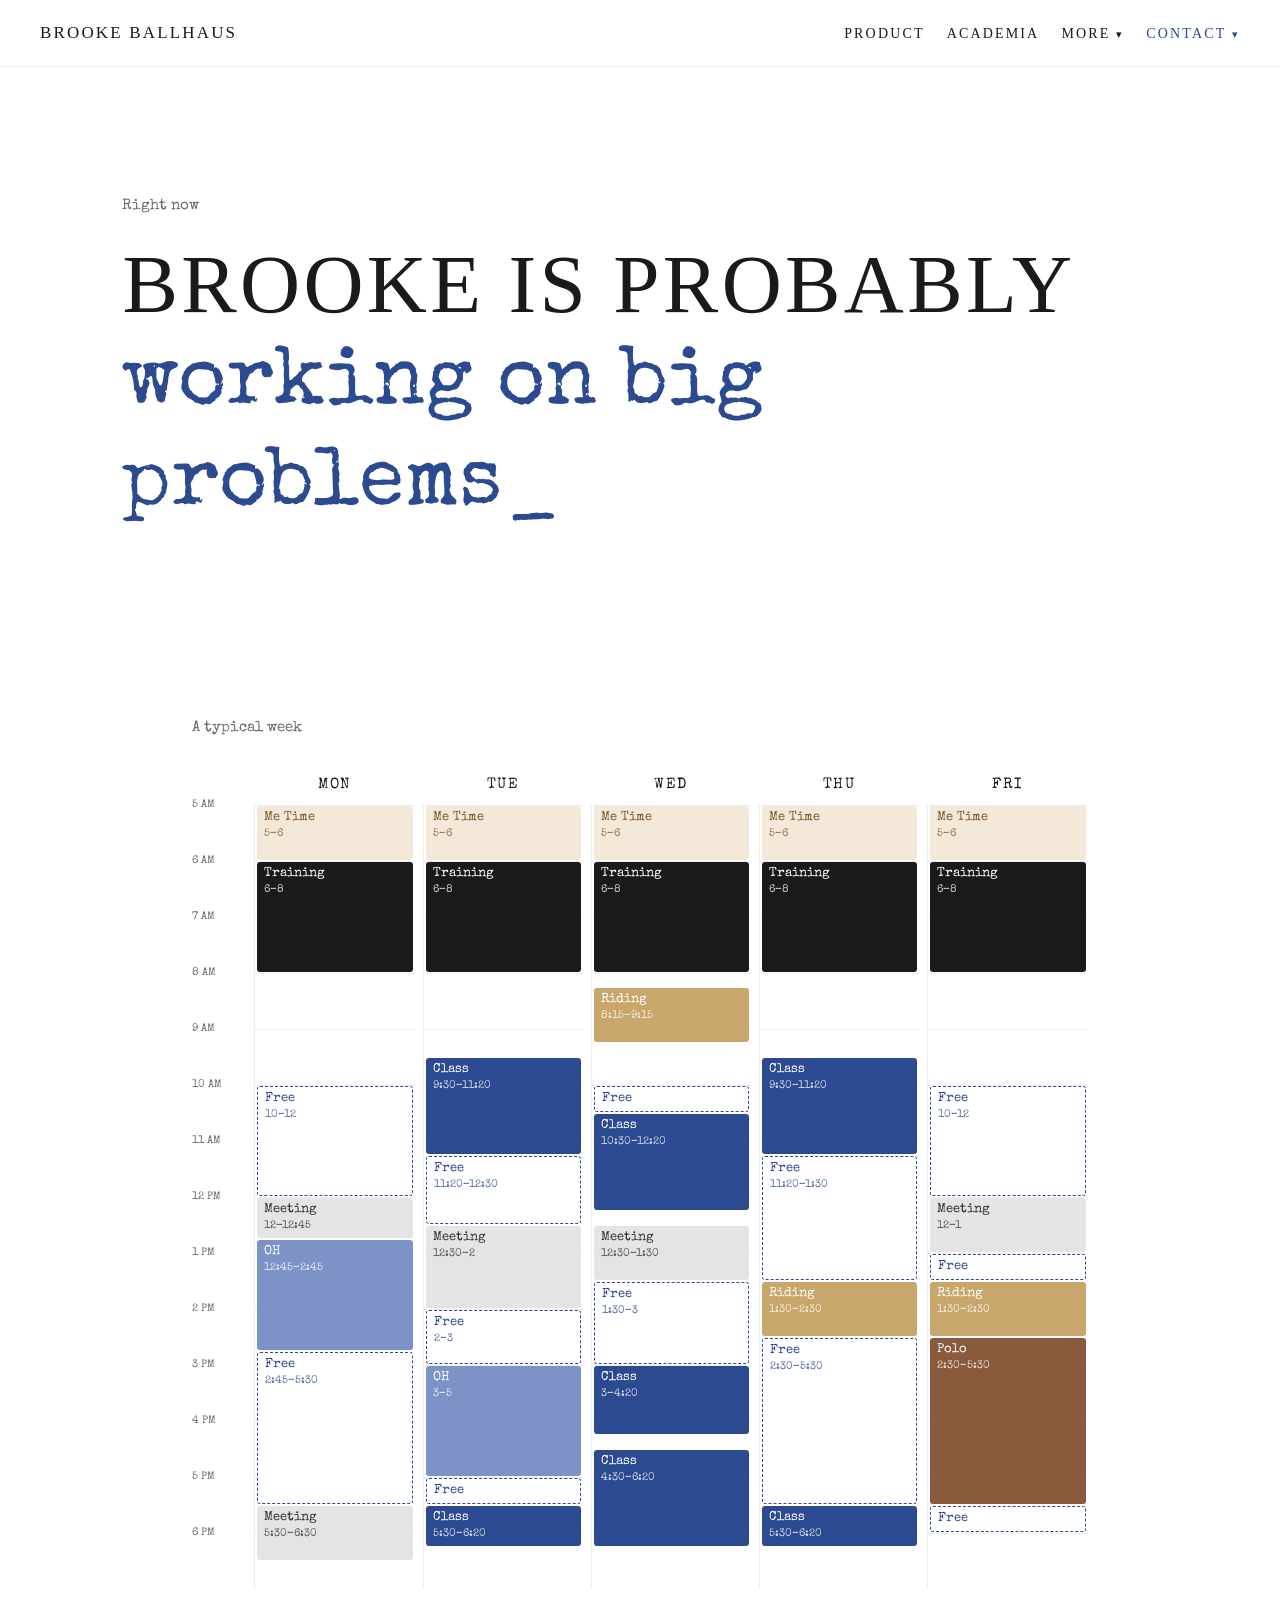
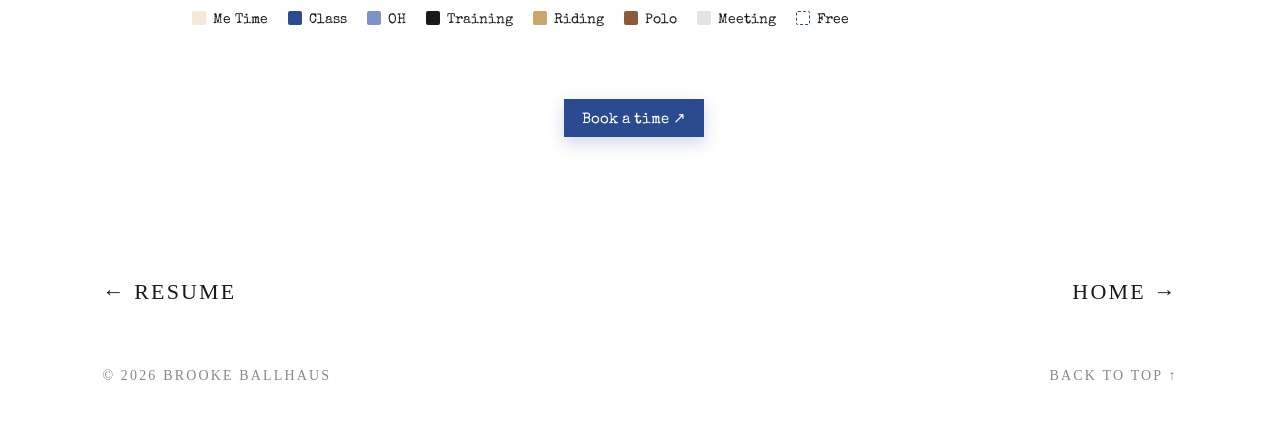
<file: public/calendar.html>
<!DOCTYPE html>
<html lang="en">
<head>
<meta charset="utf-8">
<meta name="viewport" content="width=device-width, initial-scale=1">
<title>My Calendar — Brooke Ballhaus</title>
<meta name="description" content="Find a time to meet with Brooke Ballhaus.">
<meta property="og:type" content="website">
<meta property="og:site_name" content="Brooke Ballhaus">
<meta property="og:title" content="My Calendar — Brooke Ballhaus">
<meta property="og:description" content="Find a time to meet with Brooke Ballhaus.">
<meta property="og:url" content="https://brookeballhaus.com/calendar">
<meta property="og:image" content="https://brookeballhaus.com/og-image.jpg">
<meta name="twitter:card" content="summary_large_image">
<link rel="preconnect" href="https://fonts.googleapis.com">
<link rel="preconnect" href="https://fonts.gstatic.com" crossorigin>
<link href="https://fonts.googleapis.com/css2?family=Special+Elite&display=swap" rel="stylesheet">
<link rel="icon" href="/favicon.ico" sizes="48x48">
<link rel="icon" href="/favicon.svg" type="image/svg+xml">
<link rel="apple-touch-icon" href="/apple-touch-icon.png">
<meta name="theme-color" content="#2c4a8f">
<link rel="stylesheet" href="site.css">
</head>
<body>
<header class="top bar"><a class="brand" href="index.html">Brooke Ballhaus</a><nav><a href="products.html">Product</a><a href="research.html">Academia</a><div class="dd"><button type="button" aria-expanded="false">More <span class="car">▾</span></button><div class="menu"><a href="showjumping.html">Showjumping</a><a href="polo.html">Polo</a><a href="triathlon.html">Triathlon</a><a href="thoughts.html">Thoughts</a></div></div><div class="dd"><button type="button" aria-expanded="false" aria-current="page">Contact <span class="car">▾</span></button><div class="menu"><a href="resume.html">Resume</a><a href="index.html#sing">Quick Links</a><a href="index.html#contact">Send a Note</a><a href="calendar.html" aria-current="page">My Calendar</a></div></div></nav></header>
<script>document.querySelectorAll('.top .dd>button').forEach(b=>b.addEventListener('click',e=>{const d=b.parentNode,o=!d.classList.contains('open');document.querySelectorAll('.top .dd.open').forEach(x=>{x.classList.remove('open');x.firstChild.setAttribute('aria-expanded','false')});if(o){d.classList.add('open');b.setAttribute('aria-expanded','true')}e.stopPropagation()}));document.addEventListener('click',()=>document.querySelectorAll('.top .dd.open').forEach(x=>{x.classList.remove('open');x.firstChild.setAttribute('aria-expanded','false')}));document.querySelectorAll('.top .menu a').forEach(a=>a.addEventListener('click',()=>{const d=a.closest('.dd');d&&d.classList.remove('open')}))</script>
<section class="probably"><p class="label">Right now</p><h1>Brooke is probably<br><span class="doing" data-words="training|riding|teaching CS|working on big problems|working on small problems|playing piano|doing yoga|riding her bike|running|swimming|showjumping|playing polo|building Rooted">training</span><span class="caret">_</span></h1></section>
<section class="calwrap"><p class="label">A typical week</p><div class="wk" style="--rows:56"><div class="wk-hrs"><span style="grid-row:1">5 AM</span><span style="grid-row:5">6 AM</span><span style="grid-row:9">7 AM</span><span style="grid-row:13">8 AM</span><span style="grid-row:17">9 AM</span><span style="grid-row:21">10 AM</span><span style="grid-row:25">11 AM</span><span style="grid-row:29">12 PM</span><span style="grid-row:33">1 PM</span><span style="grid-row:37">2 PM</span><span style="grid-row:41">3 PM</span><span style="grid-row:45">4 PM</span><span style="grid-row:49">5 PM</span><span style="grid-row:53">6 PM</span></div><div class="wk-day"><p class="wk-dn">Mon</p><div class="wk-col"><div class="ev ev-metime" style="grid-row:1/5"><b>Me Time</b><span>5–6</span></div><div class="ev ev-training" style="grid-row:5/13"><b>Training</b><span>6–8</span></div><div class="ev ev-free" style="grid-row:21/29"><b>Free</b><span>10–12</span></div><div class="ev ev-meeting" style="grid-row:29/32"><b>Meeting</b><span>12–12:45</span></div><div class="ev ev-oh" style="grid-row:32/40"><b>OH</b><span>12:45–2:45</span></div><div class="ev ev-free" style="grid-row:40/51"><b>Free</b><span>2:45–5:30</span></div><div class="ev ev-meeting" style="grid-row:51/55"><b>Meeting</b><span>5:30–6:30</span></div></div></div><div class="wk-day"><p class="wk-dn">Tue</p><div class="wk-col"><div class="ev ev-metime" style="grid-row:1/5"><b>Me Time</b><span>5–6</span></div><div class="ev ev-training" style="grid-row:5/13"><b>Training</b><span>6–8</span></div><div class="ev ev-class" style="grid-row:19/26"><b>Class</b><span>9:30–11:20</span></div><div class="ev ev-free" style="grid-row:26/31"><b>Free</b><span>11:20–12:30</span></div><div class="ev ev-meeting" style="grid-row:31/37"><b>Meeting</b><span>12:30–2</span></div><div class="ev ev-free" style="grid-row:37/41"><b>Free</b><span>2–3</span></div><div class="ev ev-oh" style="grid-row:41/49"><b>OH</b><span>3–5</span></div><div class="ev ev-free short" style="grid-row:49/51"><b>Free</b><span>5–5:30</span></div><div class="ev ev-class" style="grid-row:51/54"><b>Class</b><span>5:30–6:20</span></div></div></div><div class="wk-day"><p class="wk-dn">Wed</p><div class="wk-col"><div class="ev ev-metime" style="grid-row:1/5"><b>Me Time</b><span>5–6</span></div><div class="ev ev-training" style="grid-row:5/13"><b>Training</b><span>6–8</span></div><div class="ev ev-riding" style="grid-row:14/18"><b>Riding</b><span>8:15–9:15</span></div><div class="ev ev-free short" style="grid-row:21/23"><b>Free</b><span>10–10:30</span></div><div class="ev ev-class" style="grid-row:23/30"><b>Class</b><span>10:30–12:20</span></div><div class="ev ev-meeting" style="grid-row:31/35"><b>Meeting</b><span>12:30–1:30</span></div><div class="ev ev-free" style="grid-row:35/41"><b>Free</b><span>1:30–3</span></div><div class="ev ev-class" style="grid-row:41/46"><b>Class</b><span>3–4:20</span></div><div class="ev ev-class" style="grid-row:47/54"><b>Class</b><span>4:30–6:20</span></div></div></div><div class="wk-day"><p class="wk-dn">Thu</p><div class="wk-col"><div class="ev ev-metime" style="grid-row:1/5"><b>Me Time</b><span>5–6</span></div><div class="ev ev-training" style="grid-row:5/13"><b>Training</b><span>6–8</span></div><div class="ev ev-class" style="grid-row:19/26"><b>Class</b><span>9:30–11:20</span></div><div class="ev ev-free" style="grid-row:26/35"><b>Free</b><span>11:20–1:30</span></div><div class="ev ev-riding" style="grid-row:35/39"><b>Riding</b><span>1:30–2:30</span></div><div class="ev ev-free" style="grid-row:39/51"><b>Free</b><span>2:30–5:30</span></div><div class="ev ev-class" style="grid-row:51/54"><b>Class</b><span>5:30–6:20</span></div></div></div><div class="wk-day"><p class="wk-dn">Fri</p><div class="wk-col"><div class="ev ev-metime" style="grid-row:1/5"><b>Me Time</b><span>5–6</span></div><div class="ev ev-training" style="grid-row:5/13"><b>Training</b><span>6–8</span></div><div class="ev ev-free" style="grid-row:21/29"><b>Free</b><span>10–12</span></div><div class="ev ev-meeting" style="grid-row:29/33"><b>Meeting</b><span>12–1</span></div><div class="ev ev-free short" style="grid-row:33/35"><b>Free</b><span>1–1:30</span></div><div class="ev ev-riding" style="grid-row:35/39"><b>Riding</b><span>1:30–2:30</span></div><div class="ev ev-polo" style="grid-row:39/51"><b>Polo</b><span>2:30–5:30</span></div><div class="ev ev-free short" style="grid-row:51/53"><b>Free</b><span>5:30–6</span></div></div></div></div><ul class="wk-key"><li><i class="ev-metime"></i>Me Time</li><li><i class="ev-class"></i>Class</li><li><i class="ev-oh"></i>OH</li><li><i class="ev-training"></i>Training</li><li><i class="ev-riding"></i>Riding</li><li><i class="ev-polo"></i>Polo</li><li><i class="ev-meeting"></i>Meeting</li><li><i class="ev-free"></i>Free</li></ul><p class="cv-dl"><a class="btn" href="https://calendly.com/brookeballhaus/30min">Book a time ↗</a></p></section>
<script>(()=>{const el=document.querySelector('.doing');if(!el)return;const W=el.dataset.words.split('|');const sh=a=>{for(let k=a.length-1;k>0;k--){const j=Math.floor(Math.random()*(k+1));[a[k],a[j]]=[a[j],a[k]]}return a};let Q=sh(W.slice()),i=0;el.textContent=Q[0];
if(matchMedia('(prefers-reduced-motion: reduce)').matches)return;
const sleep=t=>new Promise(r=>setTimeout(r,t));
(async()=>{for(;;){await sleep(1600);let w=el.textContent;while(w.length){w=w.slice(0,-1);el.textContent=w;await sleep(35)}i++;if(i>=Q.length){const last=Q[Q.length-1];do{Q=sh(W.slice())}while(Q[0]===last);i=0}const n=Q[i];for(let k=1;k<=n.length;k++){el.textContent=n.slice(0,k);await sleep(70)}}})()})()</script>
<nav class="pager"><a href="resume.html">← Resume</a><a href="index.html">Home →</a></nav>
<footer><span>© 2026 Brooke Ballhaus</span><a href="#">Back to top ↑</a></footer>
<script src="page.js"></script>
</body>
</html>
</file>
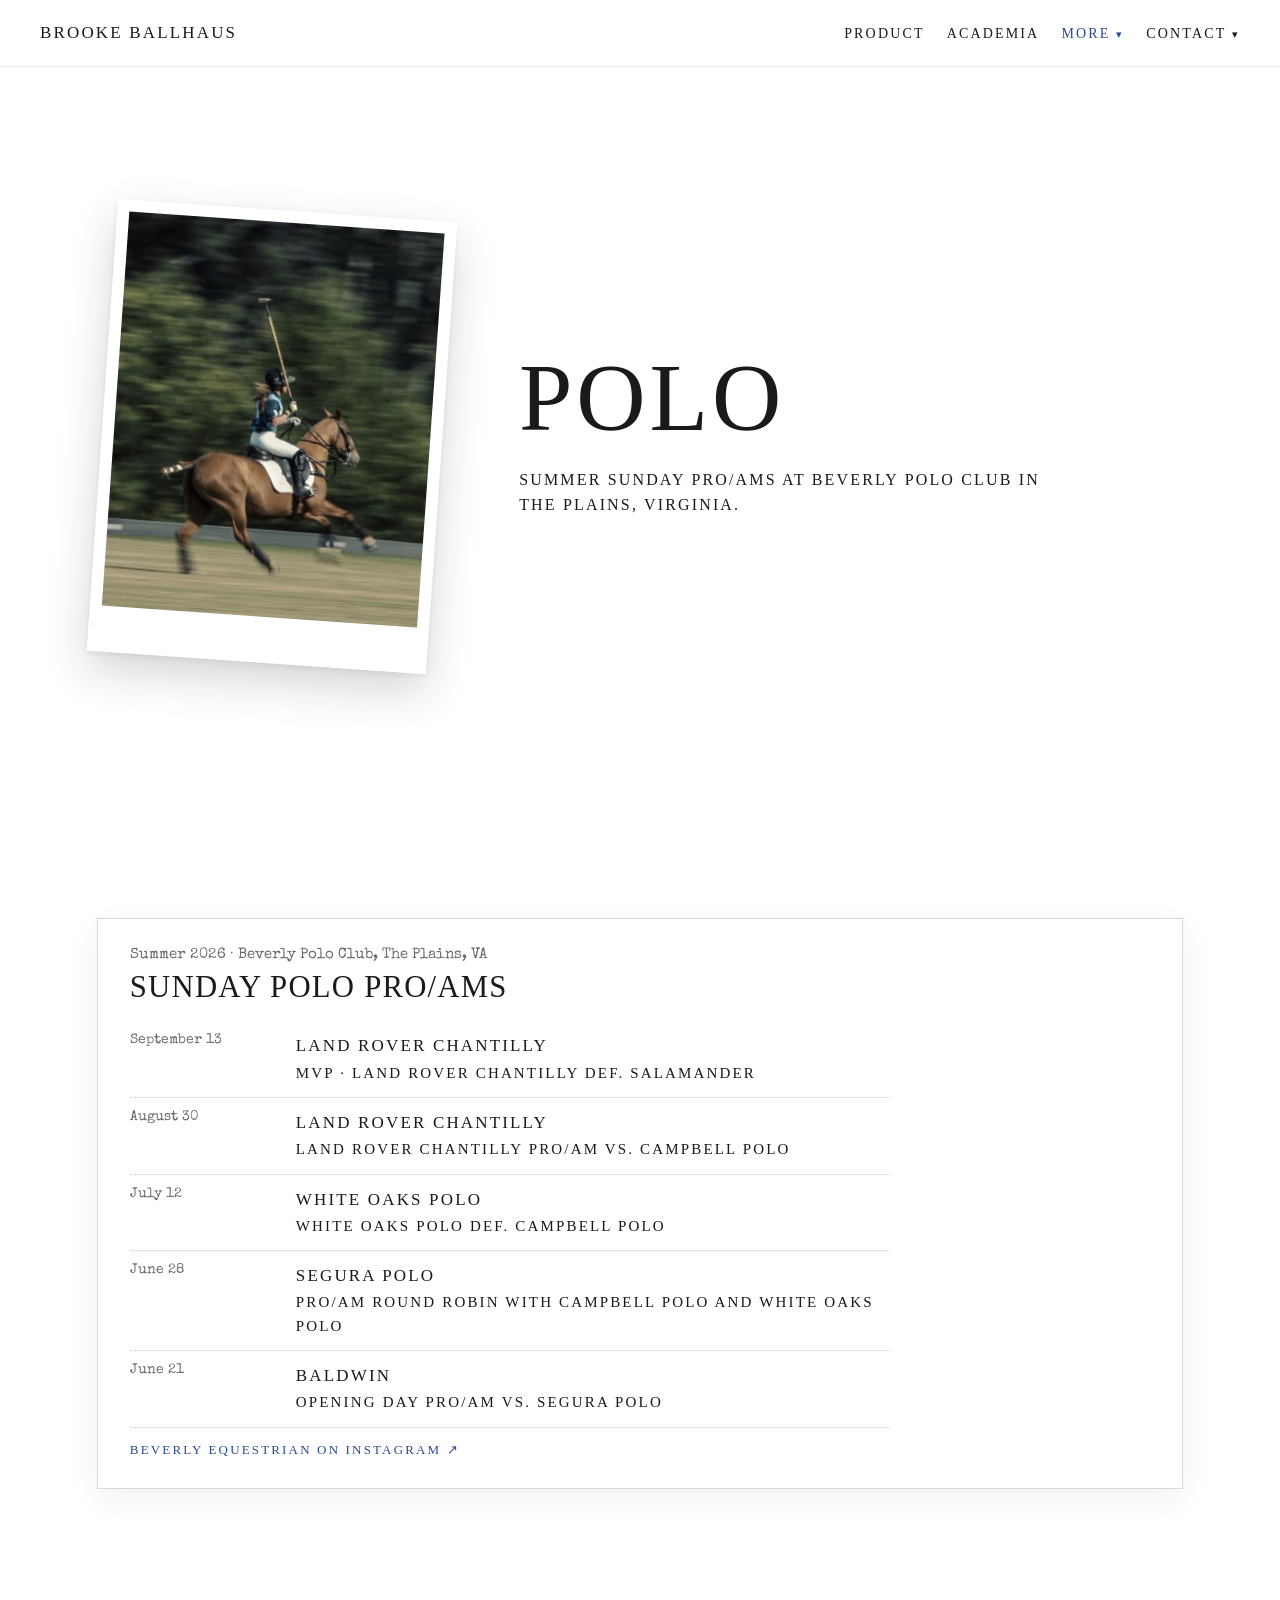
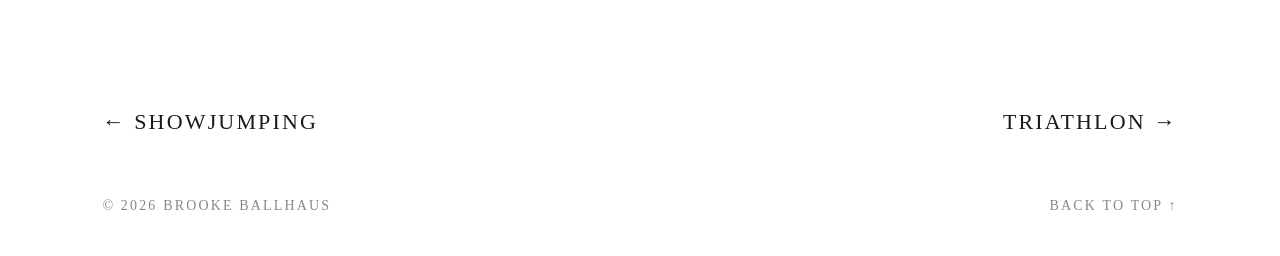
<file: public/polo.html>
<!DOCTYPE html>
<html lang="en">
<head>
<meta charset="utf-8">
<meta name="viewport" content="width=device-width, initial-scale=1">
<title>Polo — Brooke Ballhaus</title>
<meta name="description" content="Polo: Brooke Ballhaus.">
<meta property="og:type" content="website">
<meta property="og:site_name" content="Brooke Ballhaus">
<meta property="og:title" content="Polo — Brooke Ballhaus">
<meta property="og:description" content="Polo: Brooke Ballhaus.">
<meta property="og:url" content="https://brookeballhaus.com/polo">
<meta property="og:image" content="https://brookeballhaus.com/og-image.jpg">
<meta name="twitter:card" content="summary_large_image">
<link rel="preconnect" href="https://fonts.googleapis.com">
<link rel="preconnect" href="https://fonts.gstatic.com" crossorigin>
<link href="https://fonts.googleapis.com/css2?family=Special+Elite&display=swap" rel="stylesheet">
<link rel="icon" href="/favicon.ico" sizes="48x48">
<link rel="icon" href="/favicon.svg" type="image/svg+xml">
<link rel="apple-touch-icon" href="/apple-touch-icon.png">
<meta name="theme-color" content="#2c4a8f">
<link rel="stylesheet" href="site.css">
</head>
<body>
<header class="top bar"><a class="brand" href="index.html">Brooke Ballhaus</a><nav><a href="products.html">Product</a><a href="research.html">Academia</a><div class="dd"><button type="button" aria-expanded="false" aria-current="page">More <span class="car">▾</span></button><div class="menu"><a href="showjumping.html">Showjumping</a><a href="polo.html" aria-current="page">Polo</a><a href="triathlon.html">Triathlon</a><a href="thoughts.html">Thoughts</a></div></div><div class="dd"><button type="button" aria-expanded="false">Contact <span class="car">▾</span></button><div class="menu"><a href="resume.html">Resume</a><a href="index.html#sing">Quick Links</a><a href="index.html#contact">Send a Note</a><a href="calendar.html">My Calendar</a></div></div></nav></header>
<script>document.querySelectorAll('.top .dd>button').forEach(b=>b.addEventListener('click',e=>{const d=b.parentNode,o=!d.classList.contains('open');document.querySelectorAll('.top .dd.open').forEach(x=>{x.classList.remove('open');x.firstChild.setAttribute('aria-expanded','false')});if(o){d.classList.add('open');b.setAttribute('aria-expanded','true')}e.stopPropagation()}));document.addEventListener('click',()=>document.querySelectorAll('.top .dd.open').forEach(x=>{x.classList.remove('open');x.firstChild.setAttribute('aria-expanded','false')}));document.querySelectorAll('.top .menu a').forEach(a=>a.addEventListener('click',()=>{const d=a.closest('.dd');d&&d.classList.remove('open')}))</script>
<section class="hero">
 <figure class="pol" style="--r:4deg"><img src="img/polaroids/polo.jpg" alt="Polo" width="560" height="700"><figcaption></figcaption></figure>
 <div><h1>Polo</h1><p class="intro">Summer Sunday Pro/Ams at Beverly Polo Club in The Plains, Virginia.</p></div>
</section>
<section class="shows"><section class="ihsa polo"><p class="label">Summer 2026 · Beverly Polo Club, The Plains, VA</p><h2 class="ihsa-title">Sunday Polo Pro/Ams</h2><ul class="ihsa-list"><li><span class="when">September 13</span><span class="what"><b>Land Rover Chantilly</b>MVP · Land Rover Chantilly def. Salamander</span></li><li><span class="when">August 30</span><span class="what"><b>Land Rover Chantilly</b>Land Rover Chantilly Pro/Am vs. Campbell Polo</span></li><li><span class="when">July 12</span><span class="what"><b>White Oaks Polo</b>White Oaks Polo def. Campbell Polo</span></li><li><span class="when">June 28</span><span class="what"><b>Segura Polo</b>Pro/Am round robin with Campbell Polo and White Oaks Polo</span></li><li><span class="when">June 21</span><span class="what"><b>Baldwin</b>Opening Day Pro/Am vs. Segura Polo</span></li></ul><p class="src"><a href="https://www.instagram.com/beverlyequestrian/">Beverly Equestrian on Instagram ↗</a></p></section></section>
<nav class="pager"><a href="showjumping.html">← Showjumping</a><a href="triathlon.html">Triathlon →</a></nav>
<footer><span>© 2026 Brooke Ballhaus</span><a href="#">Back to top ↑</a></footer>
<script src="page.js"></script>
</body>
</html>
</file>
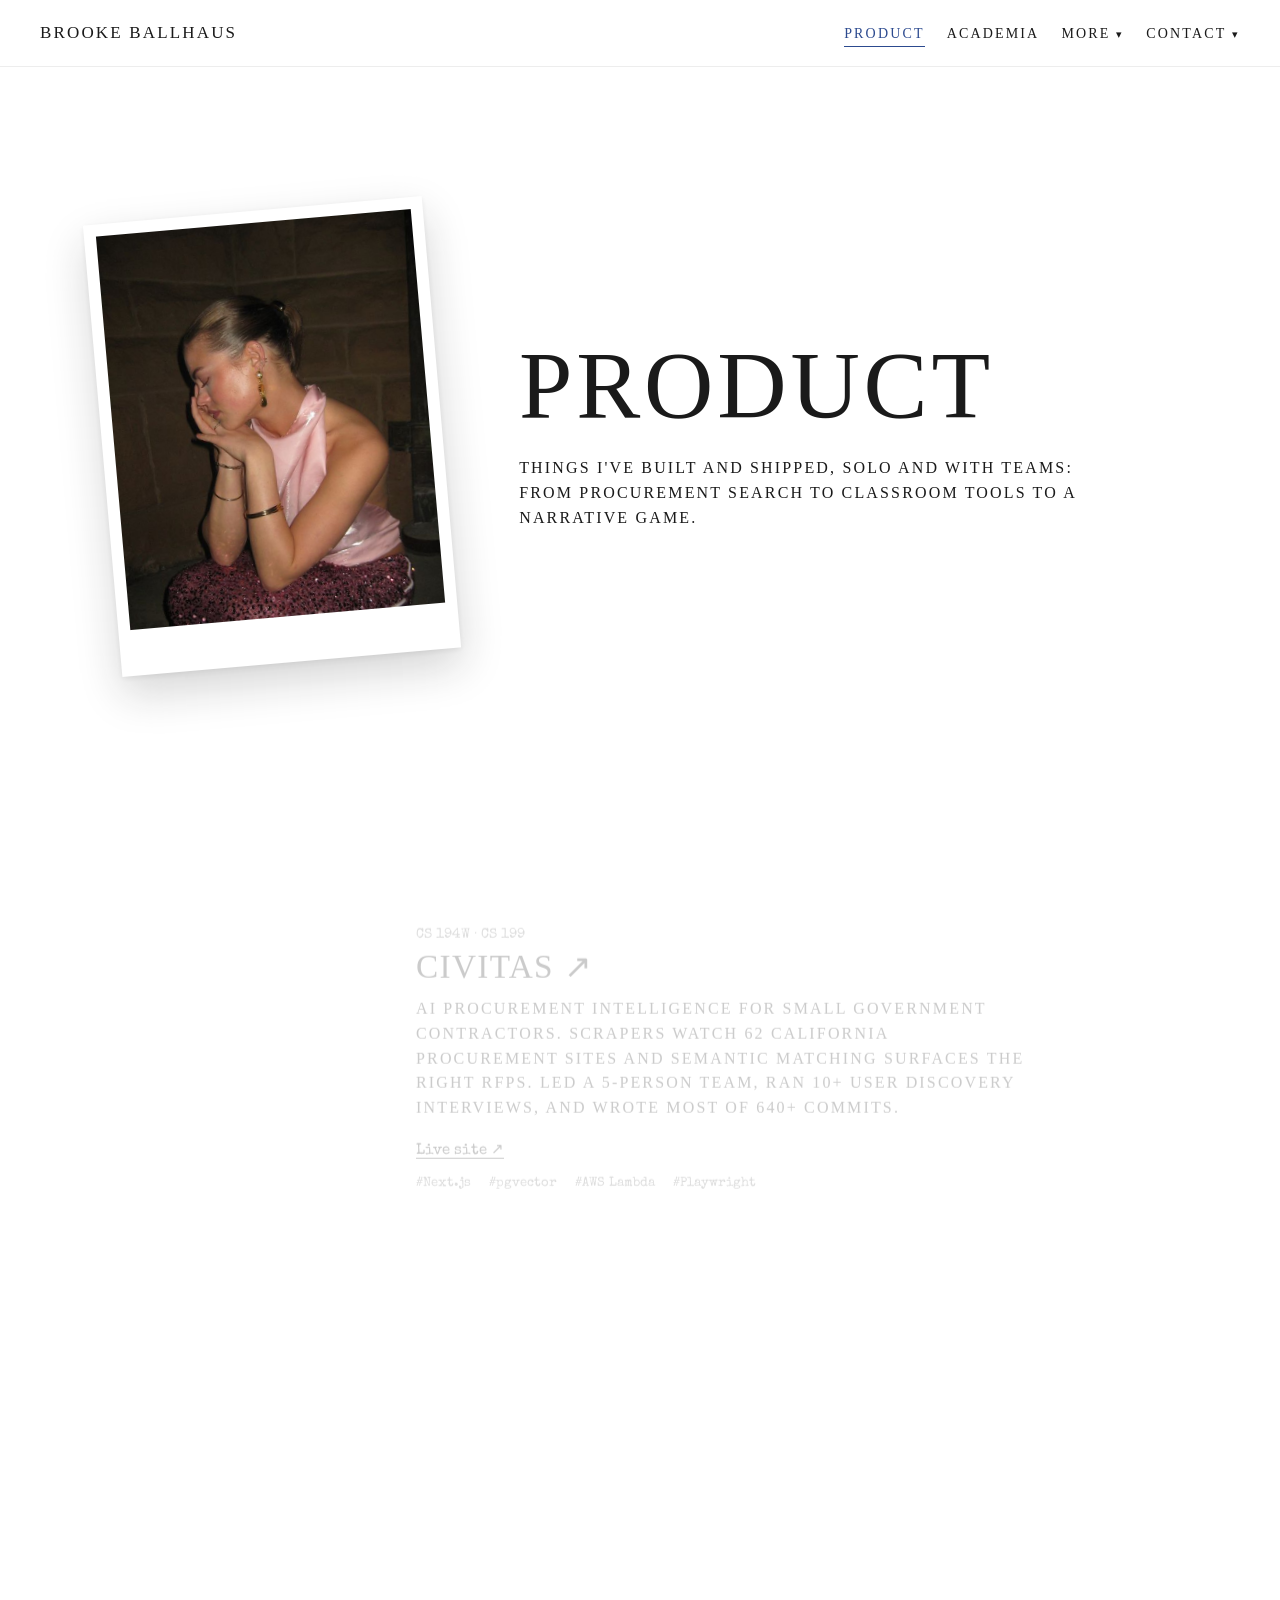
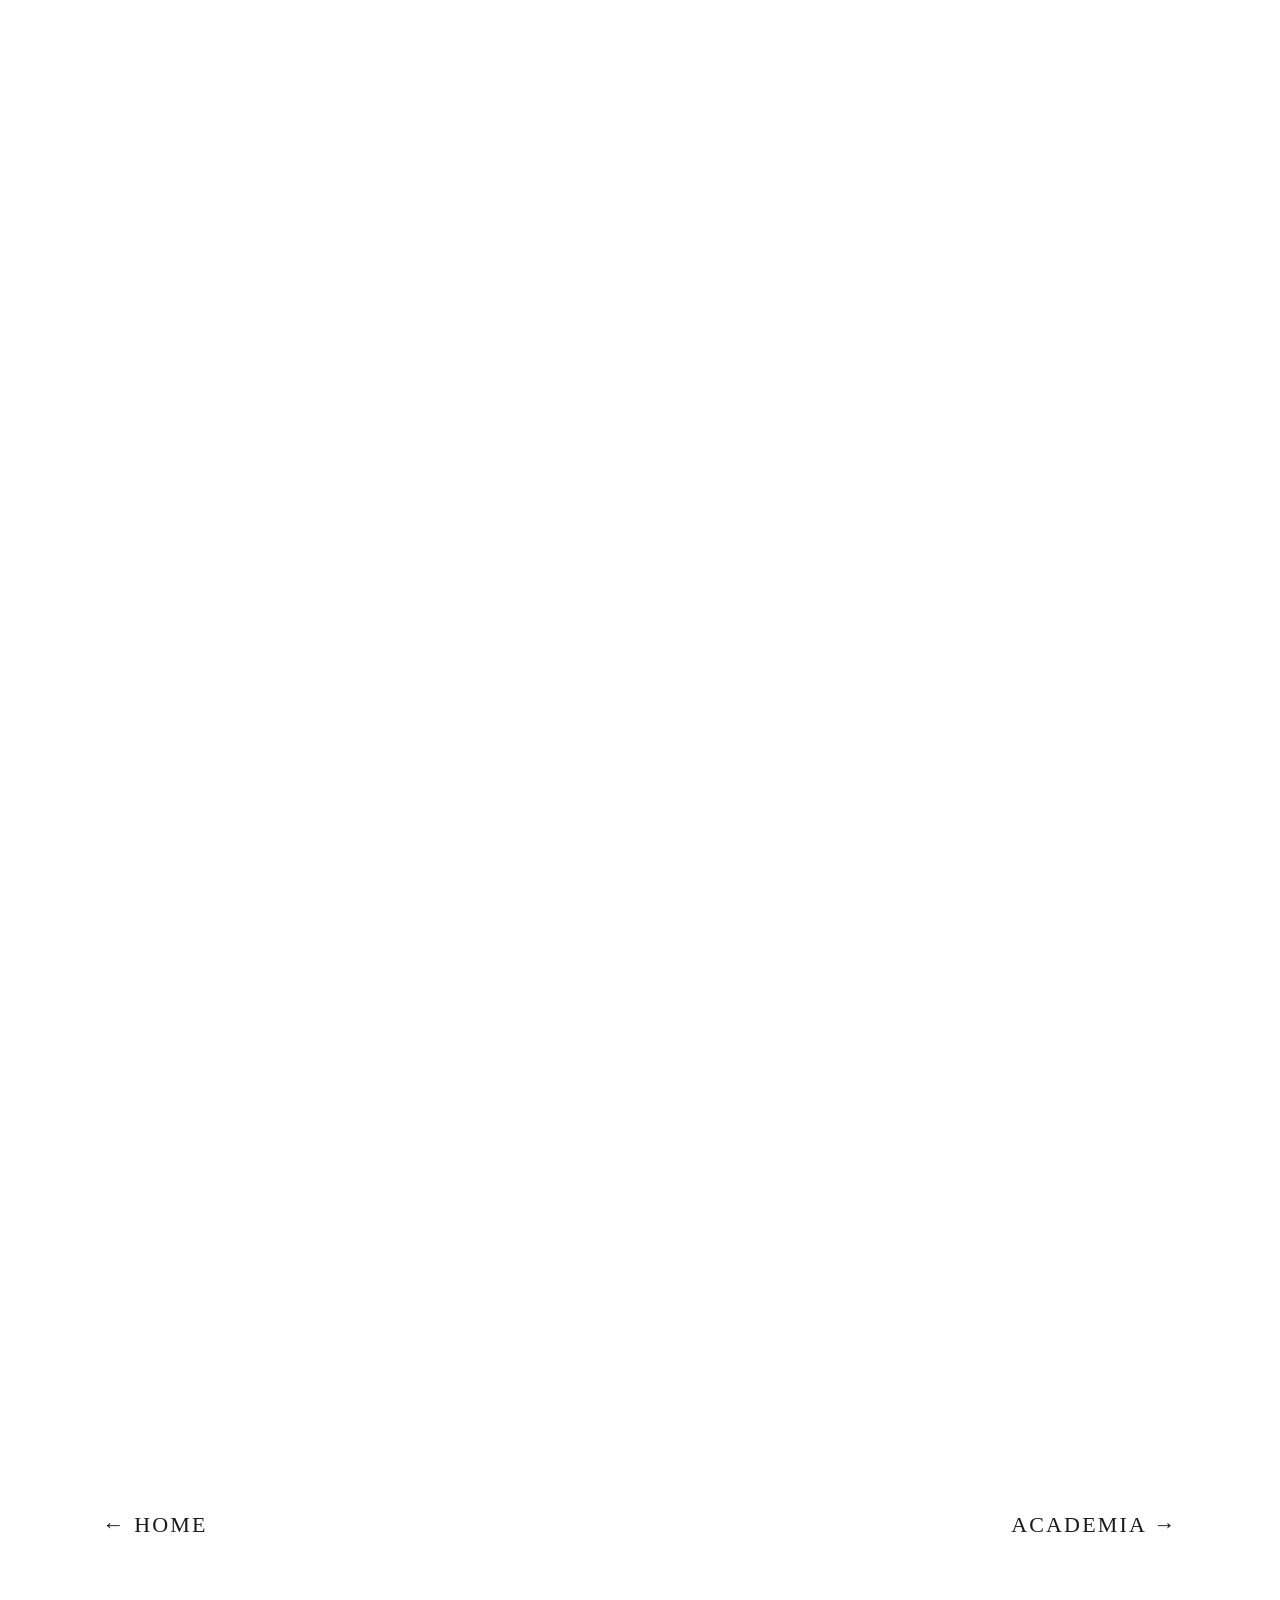
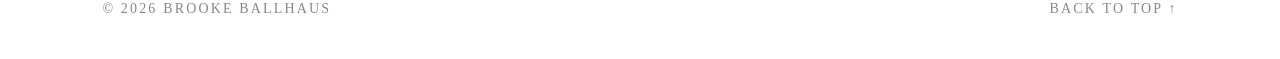
<file: public/products.html>
<!DOCTYPE html>
<html lang="en">
<head>
<meta charset="utf-8">
<meta name="viewport" content="width=device-width, initial-scale=1">
<title>Product — Brooke Ballhaus</title>
<meta name="description" content="Products Brooke Ballhaus has built and shipped: Civitas, Rooted, SAIPIENS, BookClubB and ReelLife.">
<meta property="og:type" content="website">
<meta property="og:site_name" content="Brooke Ballhaus">
<meta property="og:title" content="Product — Brooke Ballhaus">
<meta property="og:description" content="Products Brooke Ballhaus has built and shipped: Civitas, Rooted, SAIPIENS, BookClubB and ReelLife.">
<meta property="og:url" content="https://brookeballhaus.com/products">
<meta property="og:image" content="https://brookeballhaus.com/og-image.jpg">
<meta name="twitter:card" content="summary_large_image">
<link rel="preconnect" href="https://fonts.googleapis.com">
<link rel="preconnect" href="https://fonts.gstatic.com" crossorigin>
<link href="https://fonts.googleapis.com/css2?family=Special+Elite&display=swap" rel="stylesheet">
<link rel="icon" href="/favicon.ico" sizes="48x48">
<link rel="icon" href="/favicon.svg" type="image/svg+xml">
<link rel="apple-touch-icon" href="/apple-touch-icon.png">
<meta name="theme-color" content="#2c4a8f">
<link rel="stylesheet" href="site.css">
</head>
<body>
<header class="top bar"><a class="brand" href="index.html">Brooke Ballhaus</a><nav><a href="products.html" aria-current="page">Product</a><a href="research.html">Academia</a><div class="dd"><button type="button" aria-expanded="false">More <span class="car">▾</span></button><div class="menu"><a href="showjumping.html">Showjumping</a><a href="polo.html">Polo</a><a href="triathlon.html">Triathlon</a><a href="thoughts.html">Thoughts</a></div></div><div class="dd"><button type="button" aria-expanded="false">Contact <span class="car">▾</span></button><div class="menu"><a href="resume.html">Resume</a><a href="index.html#sing">Quick Links</a><a href="index.html#contact">Send a Note</a><a href="calendar.html">My Calendar</a></div></div></nav></header>
<script>document.querySelectorAll('.top .dd>button').forEach(b=>b.addEventListener('click',e=>{const d=b.parentNode,o=!d.classList.contains('open');document.querySelectorAll('.top .dd.open').forEach(x=>{x.classList.remove('open');x.firstChild.setAttribute('aria-expanded','false')});if(o){d.classList.add('open');b.setAttribute('aria-expanded','true')}e.stopPropagation()}));document.addEventListener('click',()=>document.querySelectorAll('.top .dd.open').forEach(x=>{x.classList.remove('open');x.firstChild.setAttribute('aria-expanded','false')}));document.querySelectorAll('.top .menu a').forEach(a=>a.addEventListener('click',()=>{const d=a.closest('.dd');d&&d.classList.remove('open')}))</script>
<section class="hero">
 <figure class="pol" style="--r:-5deg"><img src="img/polaroids/product.jpg" alt="Product" width="560" height="700"><figcaption></figcaption></figure>
 <div><h1>Product</h1><p class="intro">Things I've built and shipped, solo and with teams: from procurement search to classroom tools to a narrative game.</p></div>
</section>
<section class="entries">
<article class="entry">
 <figure class="pol"><img src="img/logos/civitas.jpg" alt="" width="560" height="700" loading="lazy"><figcaption>Civitas</figcaption></figure>
 <div class="txt"><p class="meta">CS 194W · CS 199</p><h2><a href="https://github.com/bballhaus/civitas">Civitas ↗</a></h2><p>AI procurement intelligence for small government contractors. Scrapers watch 62 California procurement sites and semantic matching surfaces the right RFPs. Led a 5-person team, ran 10+ user discovery interviews, and wrote most of 640+ commits.</p><ul class="links"><li><a href="https://civitas-mu.vercel.app">Live site ↗</a></li></ul><ul class="tags"><li>Next.js</li><li>pgvector</li><li>AWS Lambda</li><li>Playwright</li></ul></div>
</article>
<article class="entry">
 <figure class="pol"><img src="img/logos/rooted.jpg" alt="" width="560" height="700" loading="lazy"><figcaption>Rooted</figcaption></figure>
 <div class="txt"><p class="meta">CS 177 · Team Geckos · in progress</p><h2><a href="https://rooted-stanford.vercel.app/">Rooted ↗</a></h2><p>An AI decision partner for startup product managers, shaped by 16 PM interviews: it pulls context from the team's tools, helps weigh options, and keeps a searchable record of what was decided and why. The PM still makes the call.</p><ul class="tags"><li>Supabase</li></ul></div>
</article>
<article class="entry">
 <figure class="pol"><img src="img/logos/saipiens.jpg" alt="" width="560" height="700" loading="lazy"><figcaption>SAIPIENS</figcaption></figure>
 <div class="txt"><p class="meta">CS 224G · top contributor</p><h2><a href="https://saipiens-chi.vercel.app/">SAIPIENS ↗</a></h2><p>A novel AI homework system for K-12 that adapts to each student and coaches them through their reasoning instead of handing out answers, built on curriculum PDFs teachers upload. 212+ automated tests.</p><ul class="tags"><li>React</li><li>Tailwind</li><li>AWS</li><li>Gemini</li></ul></div>
</article>
<article class="entry">
 <figure class="pol"><img src="img/logos/bookclubb.jpg" alt="" width="560" height="700" loading="lazy"><figcaption>BookClubB</figcaption></figure>
 <div class="txt"><p class="meta">CS 278</p><h2><a href="https://github.com/bballhaus/BookClubB">BookClubB ↗</a></h2><p>An iOS app for book clubs with groups, discussion threads, and profiles.</p><ul class="tags"><li>SwiftUI</li><li>Firebase</li></ul></div>
</article>
<article class="entry">
 <figure class="pol"><img src="img/logos/reellife.jpg" alt="" width="560" height="700" loading="lazy"><figcaption>ReelLife</figcaption></figure>
 <div class="txt"><p class="meta">CS 247G · Team Reithrodon · write-up</p><h2><a href="https://mechanicsofmagic.com/2026/06/05/reellife-p2-team-reithrodon/">ReelLife ↗</a></h2><p>A narrative game with daily schedules, character stats, branching dialogue, and multiple endings.</p><ul class="links"><li><a href="https://github.com/Team-Reithrodon/ReelLife">Game repo ↗</a></li></ul><ul class="tags"><li>Unity</li><li>C#</li></ul></div>
</article>
</section>
<nav class="pager"><a href="index.html">← Home</a><a href="research.html">Academia →</a></nav>
<footer><span>© 2026 Brooke Ballhaus</span><a href="#">Back to top ↑</a></footer>
<script src="page.js"></script>
</body>
</html>
</file>
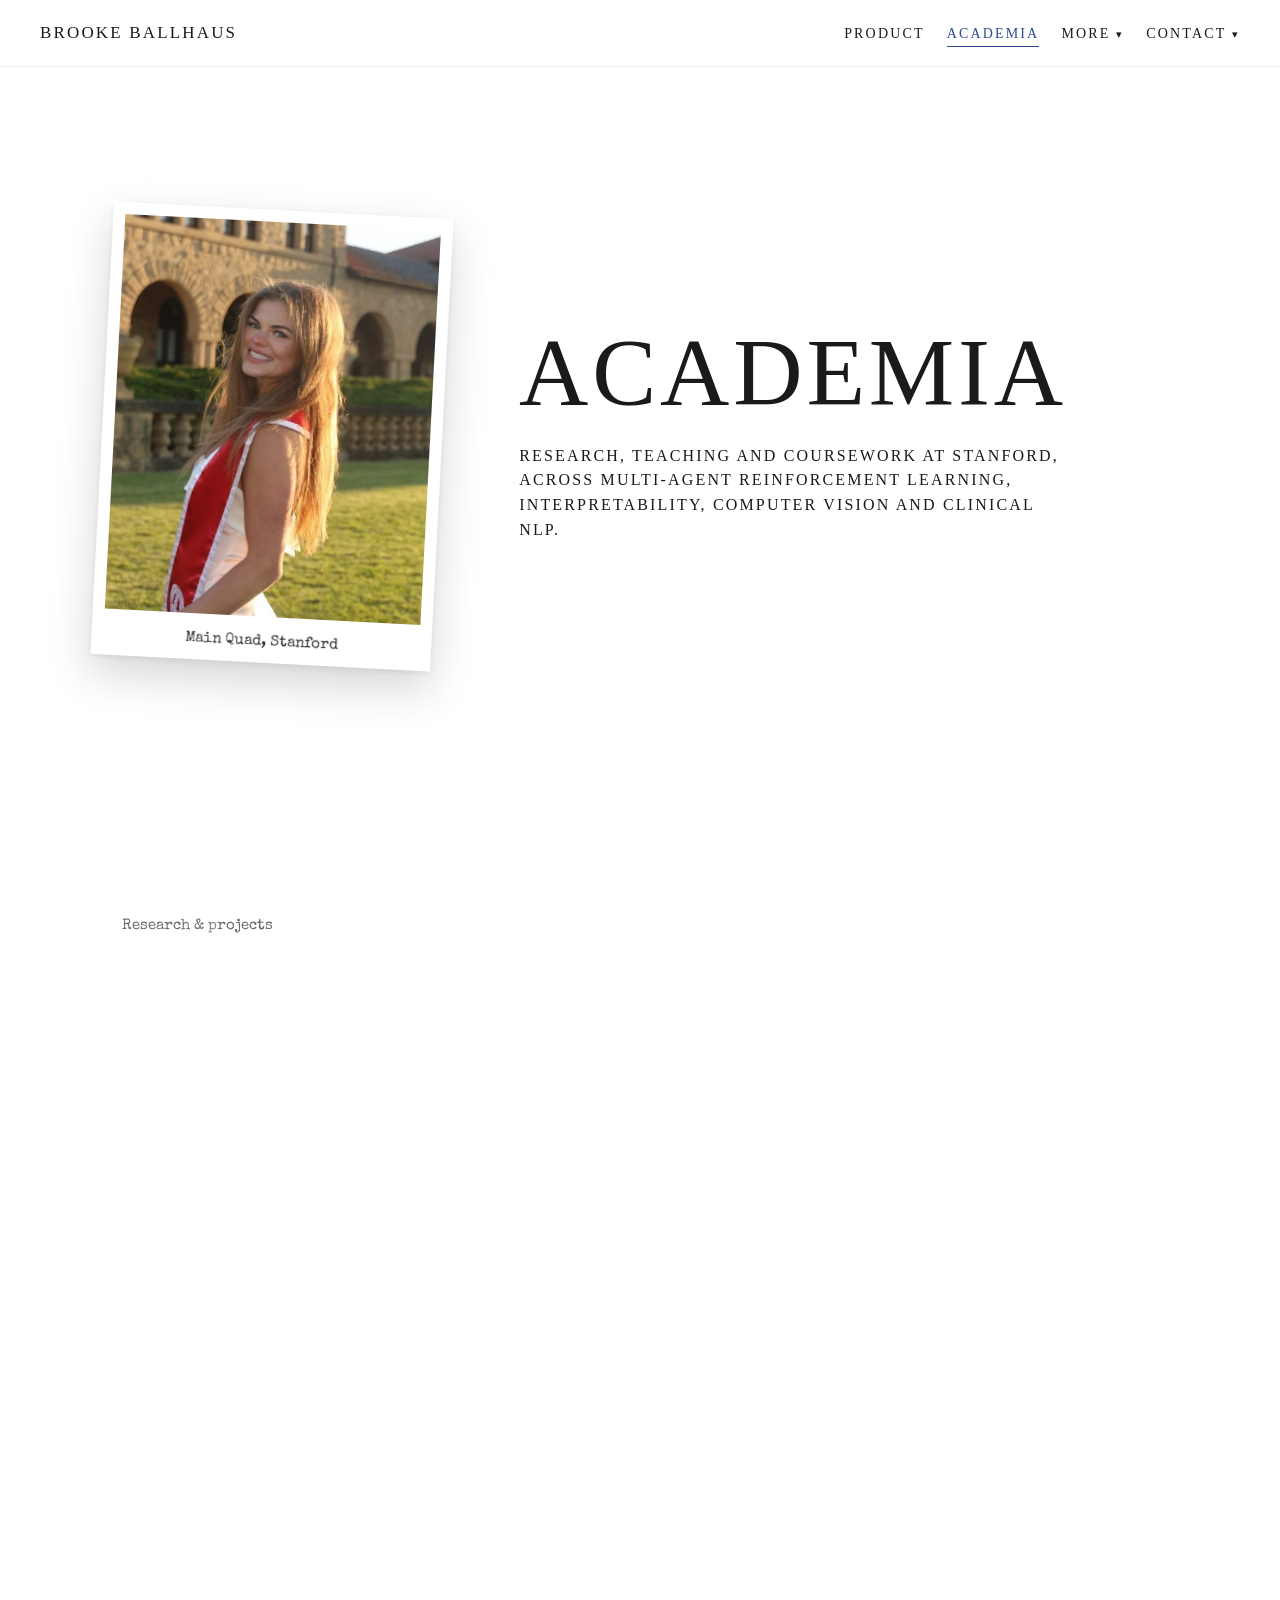
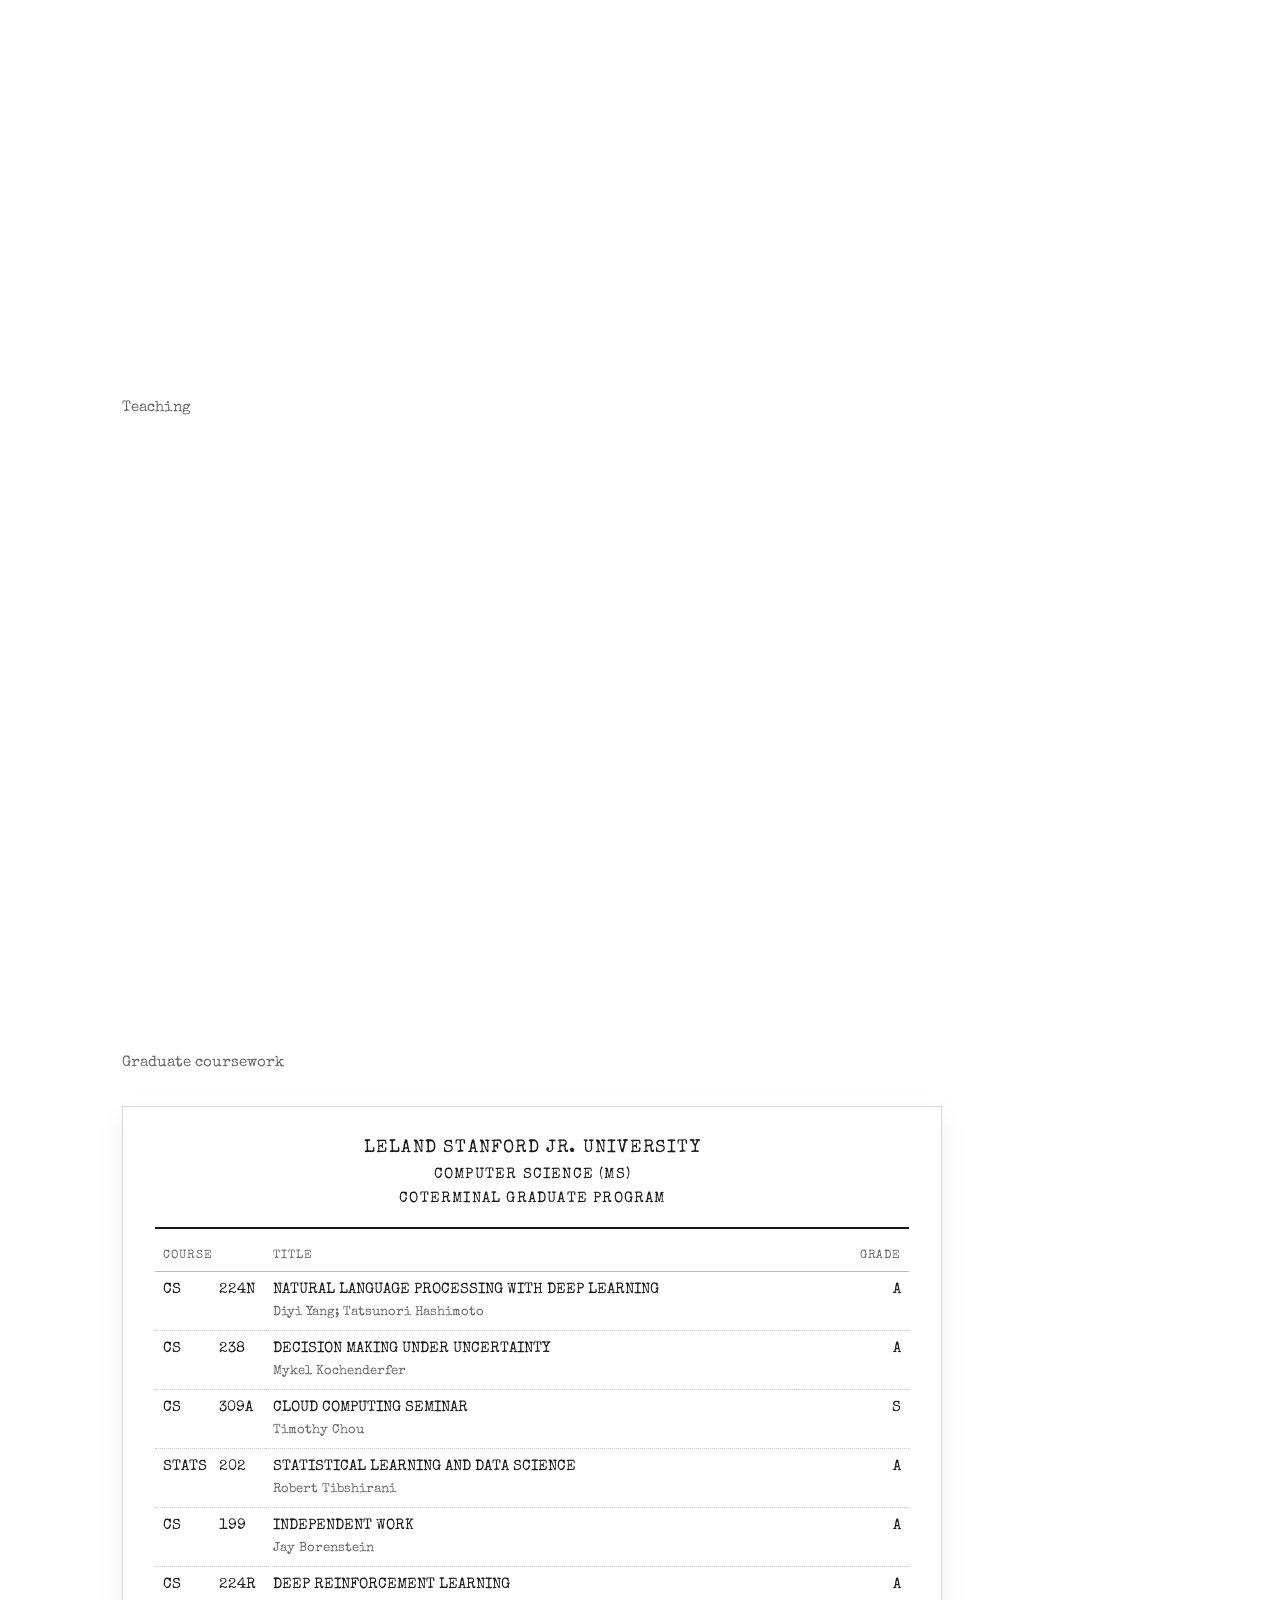
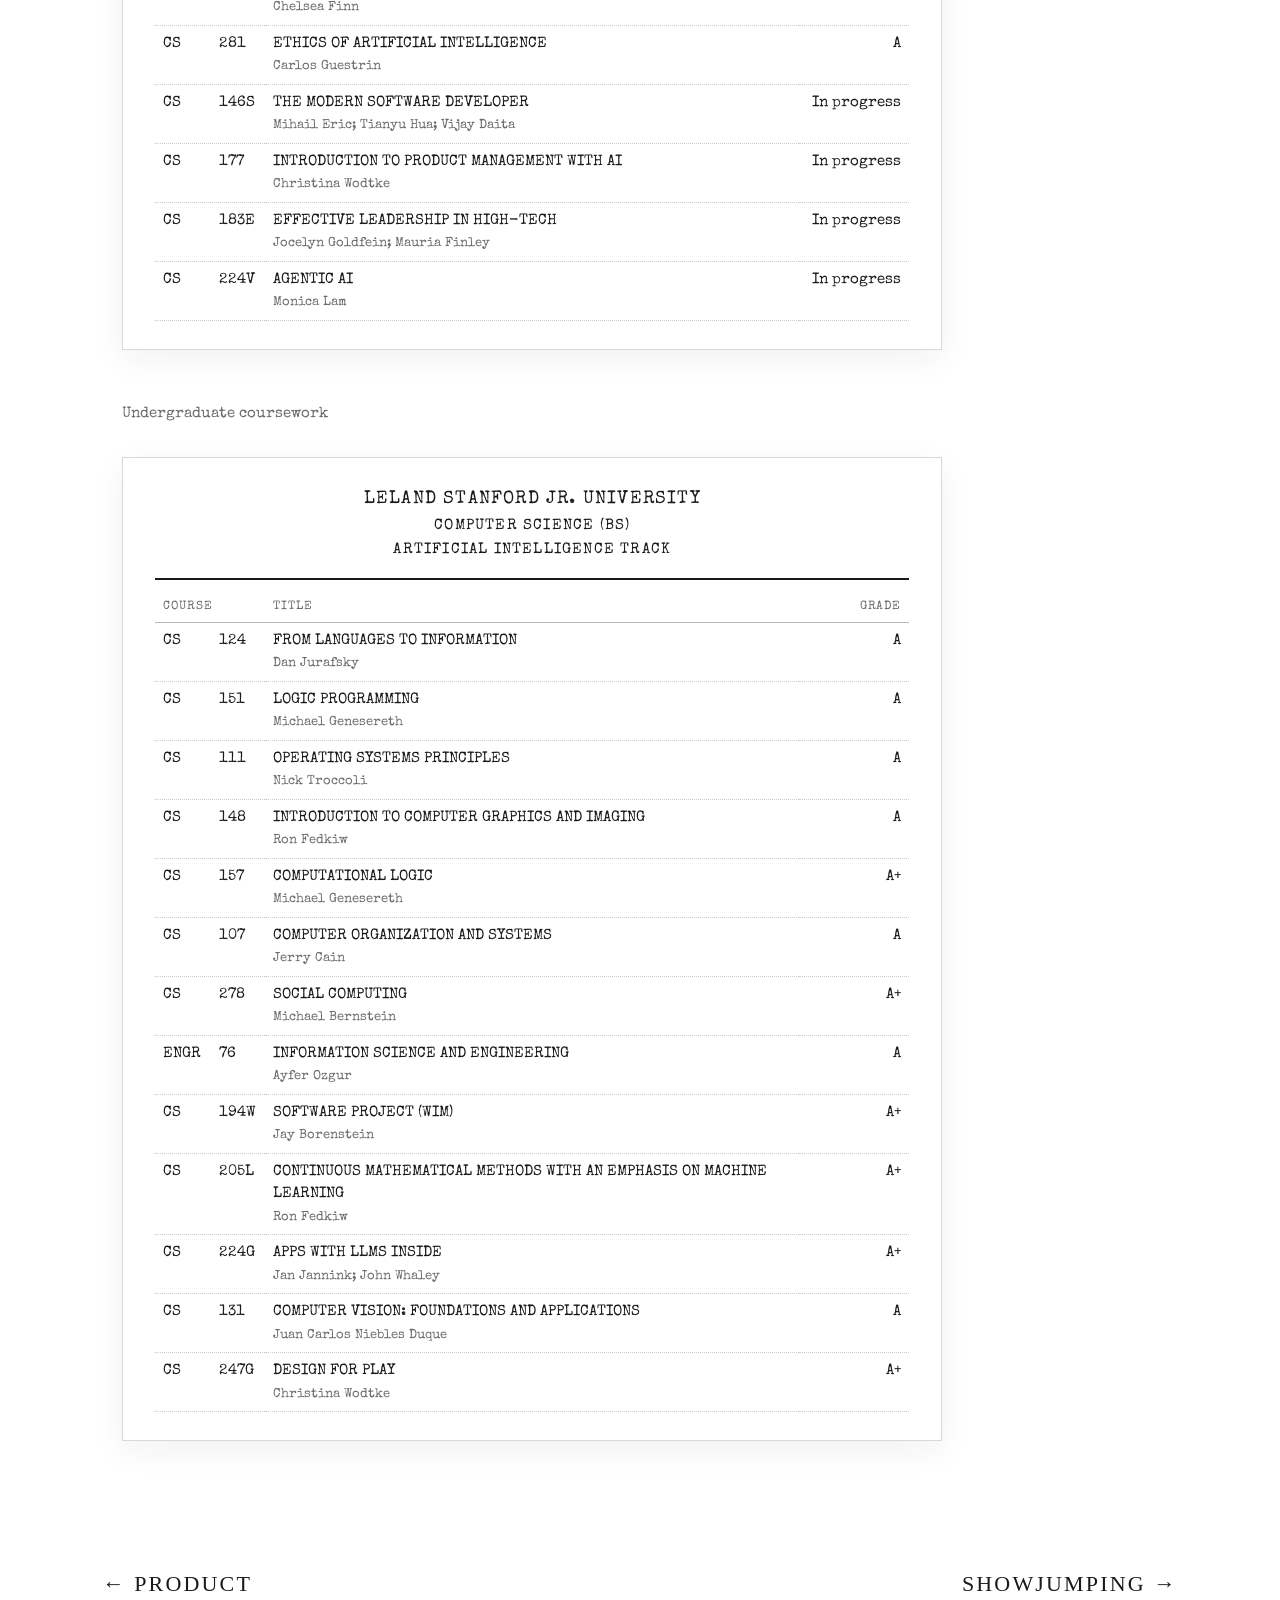
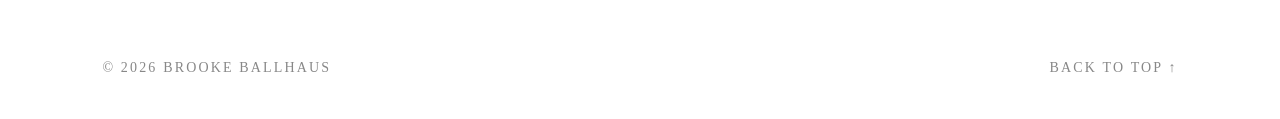
<file: public/research.html>
<!DOCTYPE html>
<html lang="en">
<head>
<meta charset="utf-8">
<meta name="viewport" content="width=device-width, initial-scale=1">
<title>Academia — Brooke Ballhaus</title>
<meta name="description" content="Research, teaching and coursework at Stanford by Brooke Ballhaus.">
<meta property="og:type" content="website">
<meta property="og:site_name" content="Brooke Ballhaus">
<meta property="og:title" content="Academia — Brooke Ballhaus">
<meta property="og:description" content="Research, teaching and coursework at Stanford by Brooke Ballhaus.">
<meta property="og:url" content="https://brookeballhaus.com/research">
<meta property="og:image" content="https://brookeballhaus.com/og-image.jpg">
<meta name="twitter:card" content="summary_large_image">
<link rel="preconnect" href="https://fonts.googleapis.com">
<link rel="preconnect" href="https://fonts.gstatic.com" crossorigin>
<link href="https://fonts.googleapis.com/css2?family=Special+Elite&display=swap" rel="stylesheet">
<link rel="icon" href="/favicon.ico" sizes="48x48">
<link rel="icon" href="/favicon.svg" type="image/svg+xml">
<link rel="apple-touch-icon" href="/apple-touch-icon.png">
<meta name="theme-color" content="#2c4a8f">
<link rel="stylesheet" href="site.css">
</head>
<body>
<header class="top bar"><a class="brand" href="index.html">Brooke Ballhaus</a><nav><a href="products.html">Product</a><a href="research.html" aria-current="page">Academia</a><div class="dd"><button type="button" aria-expanded="false">More <span class="car">▾</span></button><div class="menu"><a href="showjumping.html">Showjumping</a><a href="polo.html">Polo</a><a href="triathlon.html">Triathlon</a><a href="thoughts.html">Thoughts</a></div></div><div class="dd"><button type="button" aria-expanded="false">Contact <span class="car">▾</span></button><div class="menu"><a href="resume.html">Resume</a><a href="index.html#sing">Quick Links</a><a href="index.html#contact">Send a Note</a><a href="calendar.html">My Calendar</a></div></div></nav></header>
<script>document.querySelectorAll('.top .dd>button').forEach(b=>b.addEventListener('click',e=>{const d=b.parentNode,o=!d.classList.contains('open');document.querySelectorAll('.top .dd.open').forEach(x=>{x.classList.remove('open');x.firstChild.setAttribute('aria-expanded','false')});if(o){d.classList.add('open');b.setAttribute('aria-expanded','true')}e.stopPropagation()}));document.addEventListener('click',()=>document.querySelectorAll('.top .dd.open').forEach(x=>{x.classList.remove('open');x.firstChild.setAttribute('aria-expanded','false')}));document.querySelectorAll('.top .menu a').forEach(a=>a.addEventListener('click',()=>{const d=a.closest('.dd');d&&d.classList.remove('open')}))</script>
<section class="hero">
 <figure class="pol" style="--r:3deg"><img src="img/polaroids/academia.jpg" alt="Main Quad, Stanford" width="560" height="700"><figcaption>Main Quad, Stanford</figcaption></figure>
 <div><h1>Academia</h1><p class="intro">Research, teaching and coursework at Stanford, across multi-agent reinforcement learning, interpretability, computer vision and clinical NLP.</p></div>
</section>
<section class="entries">
<p class="label">Research &amp; projects</p>
<article class="entry">
 <figure class="pol"><img src="img/research-pandemic.jpg" alt="" width="560" height="700" loading="lazy"><figcaption>CS 224R</figcaption></figure>
 <div class="txt"><p class="meta">CS 224R</p><h2><a href="https://github.com/bballhaus/emergent-cooperation-pandemic">Emergent Cooperation in a Pandemic ↗</a></h2><p>Can selfish multi-agent RL agents learn to share scarce medical resources? An impact reward cuts deaths 4–11% versus selfish baselines.</p><ul class="links"><li><a href="papers/ballhaus-narain-2026-pandemic-marl.pdf">Paper ↗</a></li><li><a href="papers/ballhaus-narain-2026-pandemic-marl-poster.pdf">Poster ↗</a></li><li><a href="https://github.com/bballhaus/emergent-cooperation-pandemic">Code ↗</a></li></ul><ul class="tags"><li>PyTorch</li><li>IPPO / MAPPO</li><li>SEIR sim</li></ul></div>
</article>
<article class="entry">
 <figure class="pol"><img src="img/research-cot.jpg" alt="" width="560" height="700" loading="lazy"><figcaption>CS 281</figcaption></figure>
 <div class="txt"><p class="meta">CS 281</p><h2><a href="https://github.com/bballhaus/cot-faithfulness-audit">Chain-of-Thought Faithfulness Audit ↗</a></h2><p>When can we trust AI explanations? A mechanistic audit of chain-of-thought in Llama-3-8B with logit lens and activation patching: the model commits to its answer in the last ~3 of 32 layers whether or not it reasons first.</p><ul class="links"><li><a href="papers/ballhaus-narain-2026-cot-faithfulness.pdf">Paper ↗</a></li><li><a href="papers/ballhaus-narain-2026-cot-faithfulness-poster.pdf">Poster ↗</a></li><li><a href="https://github.com/bballhaus/cot-faithfulness-audit">Code ↗</a></li></ul><ul class="tags"><li>TransformerLens</li><li>Llama-3</li></ul></div>
</article>
<article class="entry">
 <figure class="pol"><img src="img/research-showjumping.jpg" alt="" width="560" height="700" loading="lazy"><figcaption>CS 131</figcaption></figure>
 <div class="txt"><p class="meta">CS 131</p><h2><a href="https://github.com/bballhaus/showjumping-ssl">Showjumping Outcome Prediction ↗</a></h2><p>Predicting showjumping outcomes from broadcast video with self-supervised representations, controlling for the venue confound.</p><ul class="links"><li><a href="papers/ballhaus-2026-showjumping-ssl.pdf">Paper ↗</a></li><li><a href="https://github.com/bballhaus/showjumping-ssl">Code ↗</a></li></ul><ul class="tags"><li>R(2+1)D</li><li>YOLOv8</li><li>InfoNCE</li></ul></div>
</article>
<article class="entry">
 <figure class="pol"><img src="img/research-hpo.jpg" alt="" width="560" height="700" loading="lazy"><figcaption>CS 224N</figcaption></figure>
 <div class="txt"><p class="meta">CS 224N · Winter 2025</p><h2>HierTag: Extracting HPO Codes from Clinical Notes</h2><p>A hybrid model that codes rare-disease phenotypes from free-text clinical notes by following the Human Phenotype Ontology hierarchy, and abstains when it is unsure. It beats PhenoBERT on precision and F1 on the GSC+ and ID-68 benchmarks. With Riya Narain.</p><ul class="links"><li><a href="papers/ballhaus-narain-2025-hiertag-hpo.pdf">Paper ↗</a></li><li><a href="papers/ballhaus-narain-2025-hiertag-hpo-poster.pdf">Poster ↗</a></li></ul><ul class="tags"><li>PyTorch</li><li>Clinical NLP</li><li>HPO</li></ul></div>
</article>
<article class="entry">
 <figure class="pol"><img src="img/research-cycles.jpg" alt="" width="560" height="700" loading="lazy"><figcaption>CS 238</figcaption></figure>
 <div class="txt"><p class="meta">CS 238 · with collaborators</p><h2><a href="https://github.com/riyanarain/mcphases-rl">Offline RL for Menstrual Health ↗</a></h2><p>Personalized menstrual-health recommendations learned offline from wearable data with fitted Q-iteration and behavior cloning.</p><ul class="links"><li><a href="papers/ballhaus-menon-narain-2025-menstrual-health-offline-rl.pdf">Paper ↗</a></li><li><a href="https://github.com/riyanarain/mcphases-rl">Code ↗</a></li></ul><ul class="tags"><li>scikit-learn</li><li>Offline RL</li></ul></div>
</article>
<article class="entry">
 <figure class="pol"><img src="img/research-astar.jpg" alt="" width="560" height="700" loading="lazy"><figcaption>CS 221</figcaption></figure>
 <div class="txt"><p class="meta">CS 221</p><h2><a href="https://github.com/bballhaus/HeuristicWithQLearning">Learned A* Heuristics ↗</a></h2><p>Can Q-learning learn better A* heuristics for imperfect mazes with loops?</p><ul class="links"><li><a href="papers/ballhaus-narain-2025-astar-qlearning.pdf">Paper ↗</a></li><li><a href="papers/ballhaus-narain-2025-astar-qlearning-slides.pdf">Slides ↗</a></li><li><a href="https://github.com/bballhaus/HeuristicWithQLearning">Code ↗</a></li></ul><ul class="tags"><li>Python</li><li>Q-learning</li></ul></div>
</article>
<p class="label">Teaching</p>
<article class="entry">
 <figure class="pol"><img src="img/polaroids/academia.jpg" alt="" width="560" height="700" loading="lazy"><figcaption>CS107</figcaption></figure>
 <div class="txt"><p class="meta">Stanford · 09/2026 – now</p><h2>CS107 Teaching Assistant</h2><p>Lead weekly lab sections for Stanford's systems programming course, teaching C, memory, and debugging with gdb and Valgrind to 30 students.</p></div>
</article>
</section>
<section class="plain"><p class="label">Graduate coursework</p>
<div class="transcript"><div class="tx-head"><span>Leland Stanford Jr. University</span><span>Computer Science (MS)</span><span>Coterminal graduate program</span></div>
<table><thead><tr><th>Course</th><th>Title</th><th class="u">Grade</th></tr></thead><tbody><tr><td><span class="subj">CS</span>224N</td><td>NATURAL LANGUAGE PROCESSING WITH DEEP LEARNING<span class="instr">Diyi Yang; Tatsunori Hashimoto</span></td><td class="u">A</td></tr><tr><td><span class="subj">CS</span>238</td><td>DECISION MAKING UNDER UNCERTAINTY<span class="instr">Mykel Kochenderfer</span></td><td class="u">A</td></tr><tr><td><span class="subj">CS</span>309A</td><td>CLOUD COMPUTING SEMINAR<span class="instr">Timothy Chou</span></td><td class="u">S</td></tr><tr><td><span class="subj">STATS</span>202</td><td>STATISTICAL LEARNING AND DATA SCIENCE<span class="instr">Robert Tibshirani</span></td><td class="u">A</td></tr><tr><td><span class="subj">CS</span>199</td><td>INDEPENDENT WORK<span class="instr">Jay Borenstein</span></td><td class="u">A</td></tr><tr><td><span class="subj">CS</span>224R</td><td>DEEP REINFORCEMENT LEARNING<span class="instr">Chelsea Finn</span></td><td class="u">A</td></tr><tr><td><span class="subj">CS</span>281</td><td>ETHICS OF ARTIFICIAL INTELLIGENCE<span class="instr">Carlos Guestrin</span></td><td class="u">A</td></tr><tr><td><span class="subj">CS</span>146S</td><td>THE MODERN SOFTWARE DEVELOPER<span class="instr">Mihail Eric; Tianyu Hua; Vijay Daita</span></td><td class="u">In progress</td></tr><tr><td><span class="subj">CS</span>177</td><td>INTRODUCTION TO PRODUCT MANAGEMENT WITH AI<span class="instr">Christina Wodtke</span></td><td class="u">In progress</td></tr><tr><td><span class="subj">CS</span>183E</td><td>EFFECTIVE LEADERSHIP IN HIGH-TECH<span class="instr">Jocelyn Goldfein; Mauria Finley</span></td><td class="u">In progress</td></tr><tr><td><span class="subj">CS</span>224V</td><td>AGENTIC AI<span class="instr">Monica Lam</span></td><td class="u">In progress</td></tr></tbody></table></div>
<p class="label tx-gap">Undergraduate coursework</p>
<div class="transcript"><div class="tx-head"><span>Leland Stanford Jr. University</span><span>Computer Science (BS)</span><span>Artificial Intelligence track</span></div>
<table><thead><tr><th>Course</th><th>Title</th><th class="u">Grade</th></tr></thead><tbody><tr><td><span class="subj">CS</span>124</td><td>FROM LANGUAGES TO INFORMATION<span class="instr">Dan Jurafsky</span></td><td class="u">A</td></tr><tr><td><span class="subj">CS</span>151</td><td>LOGIC PROGRAMMING<span class="instr">Michael Genesereth</span></td><td class="u">A</td></tr><tr><td><span class="subj">CS</span>111</td><td>OPERATING SYSTEMS PRINCIPLES<span class="instr">Nick Troccoli</span></td><td class="u">A</td></tr><tr><td><span class="subj">CS</span>148</td><td>INTRODUCTION TO COMPUTER GRAPHICS AND IMAGING<span class="instr">Ron Fedkiw</span></td><td class="u">A</td></tr><tr><td><span class="subj">CS</span>157</td><td>COMPUTATIONAL LOGIC<span class="instr">Michael Genesereth</span></td><td class="u">A+</td></tr><tr><td><span class="subj">CS</span>107</td><td>COMPUTER ORGANIZATION AND SYSTEMS<span class="instr">Jerry Cain</span></td><td class="u">A</td></tr><tr><td><span class="subj">CS</span>278</td><td>SOCIAL COMPUTING<span class="instr">Michael Bernstein</span></td><td class="u">A+</td></tr><tr><td><span class="subj">ENGR</span>76</td><td>INFORMATION SCIENCE AND ENGINEERING<span class="instr">Ayfer Ozgur</span></td><td class="u">A</td></tr><tr><td><span class="subj">CS</span>194W</td><td>SOFTWARE PROJECT (WIM)<span class="instr">Jay Borenstein</span></td><td class="u">A+</td></tr><tr><td><span class="subj">CS</span>205L</td><td>CONTINUOUS MATHEMATICAL METHODS WITH AN EMPHASIS ON MACHINE LEARNING<span class="instr">Ron Fedkiw</span></td><td class="u">A+</td></tr><tr><td><span class="subj">CS</span>224G</td><td>APPS WITH LLMS INSIDE<span class="instr">Jan Jannink; John Whaley</span></td><td class="u">A+</td></tr><tr><td><span class="subj">CS</span>131</td><td>COMPUTER VISION: FOUNDATIONS AND APPLICATIONS<span class="instr">Juan Carlos Niebles Duque</span></td><td class="u">A</td></tr><tr><td><span class="subj">CS</span>247G</td><td>DESIGN FOR PLAY<span class="instr">Christina Wodtke</span></td><td class="u">A+</td></tr></tbody></table></div></section>
<nav class="pager"><a href="products.html">← Product</a><a href="showjumping.html">Showjumping →</a></nav>
<footer><span>© 2026 Brooke Ballhaus</span><a href="#">Back to top ↑</a></footer>
<script src="page.js"></script>
</body>
</html>
</file>
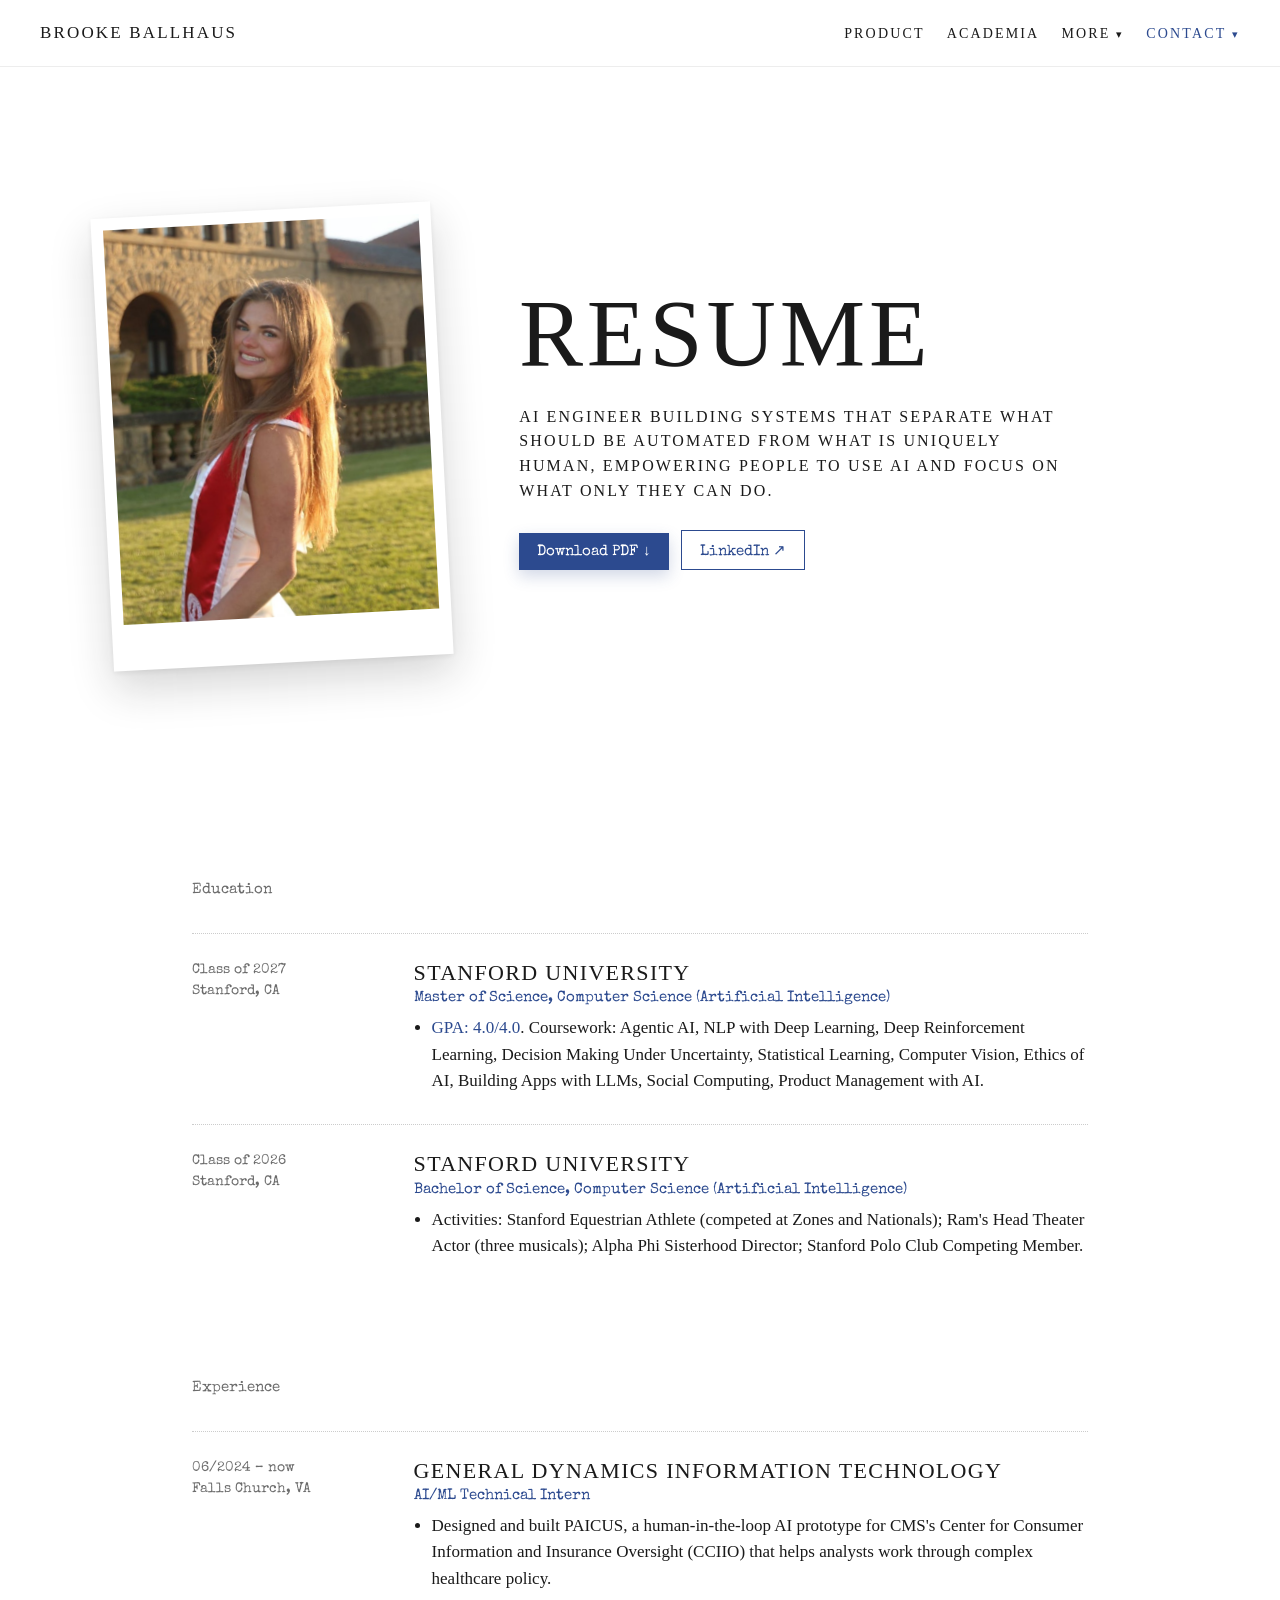
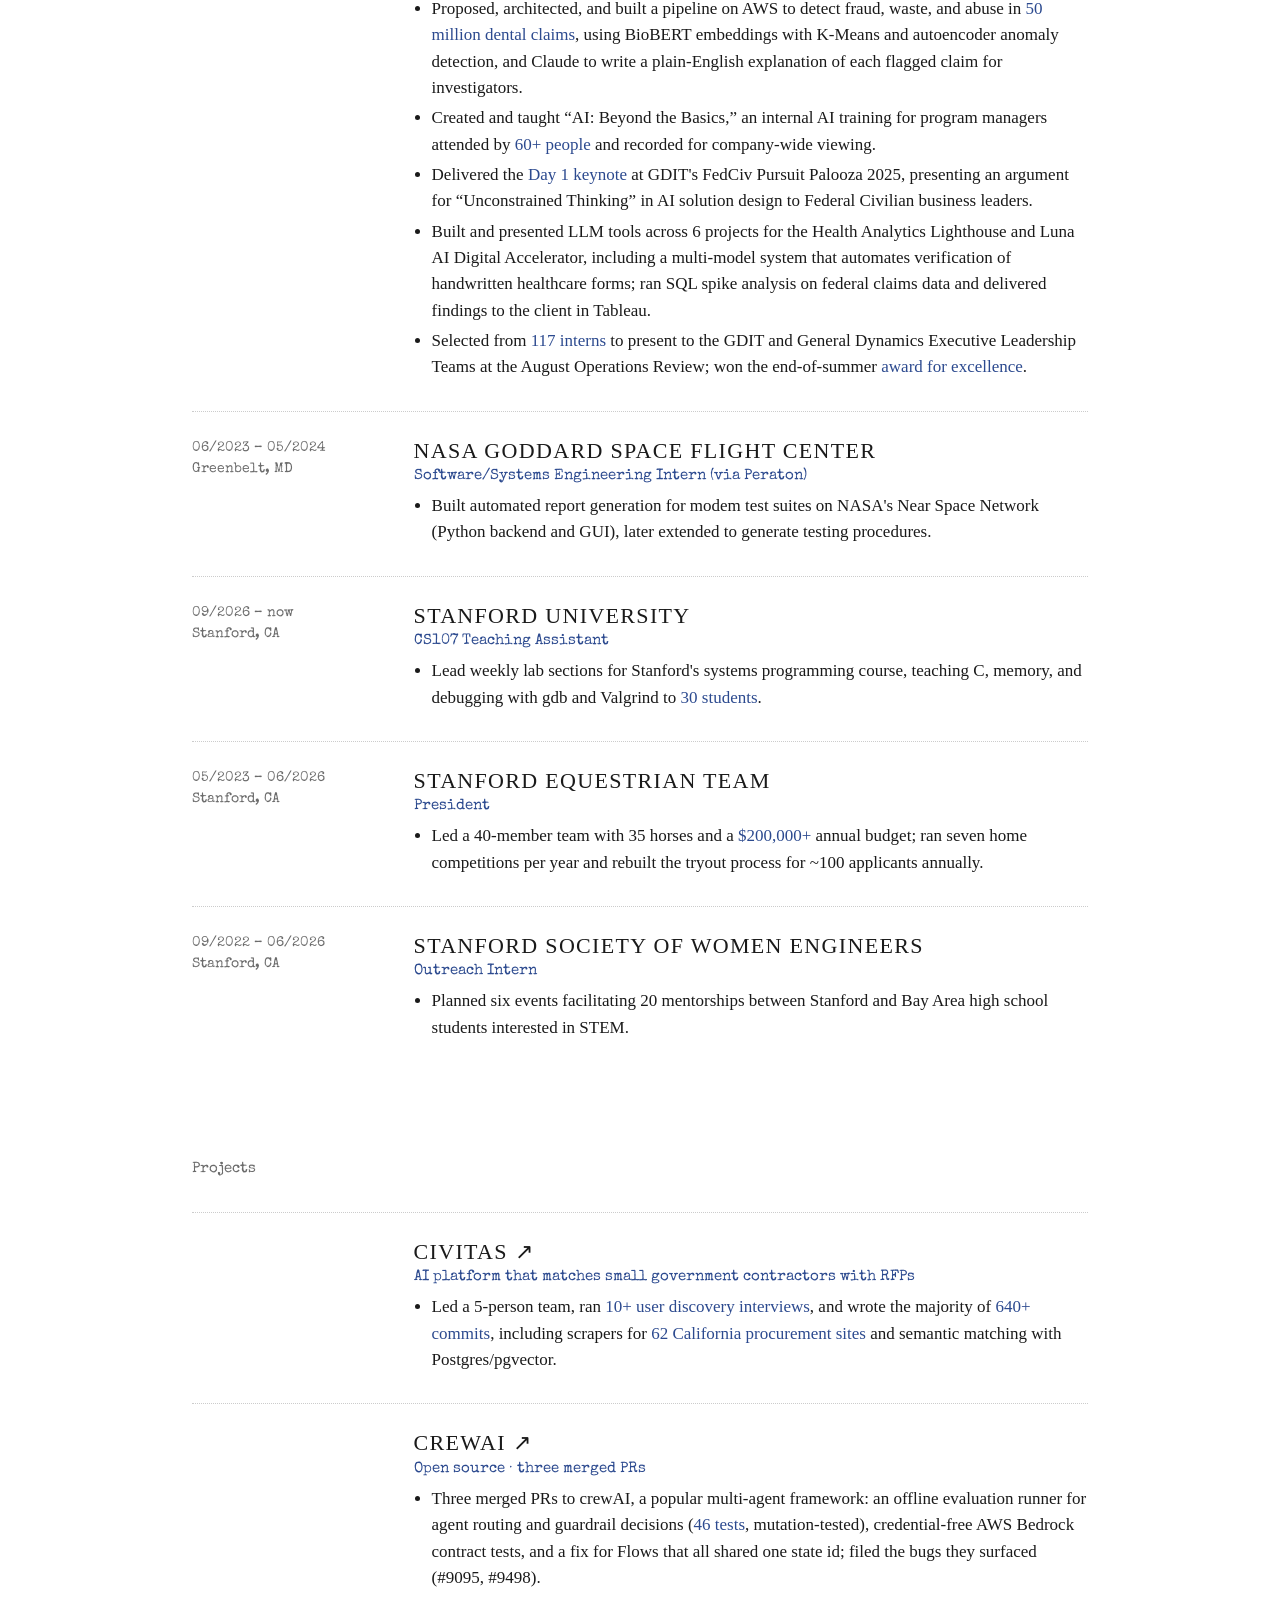
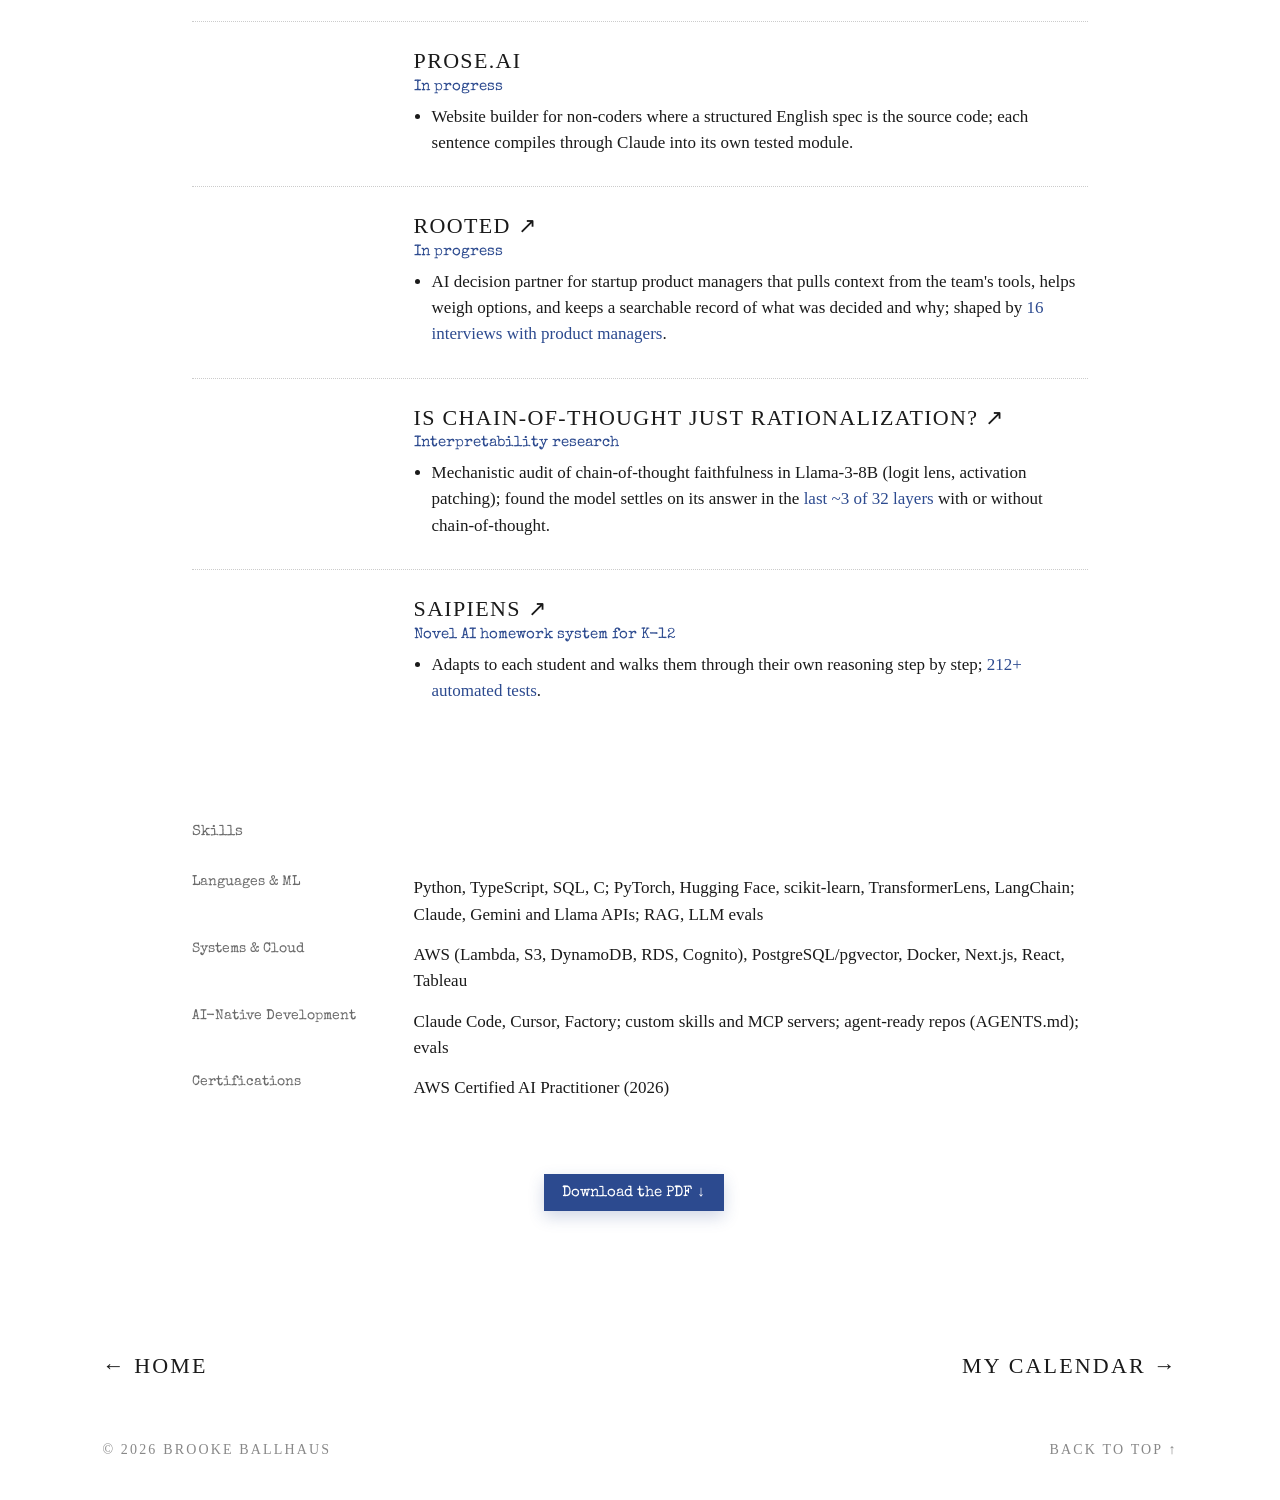
<file: public/resume.html>
<!DOCTYPE html>
<html lang="en">
<head>
<meta charset="utf-8">
<meta name="viewport" content="width=device-width, initial-scale=1">
<title>Resume — Brooke Ballhaus</title>
<meta name="description" content="Resume: Brooke Ballhaus, AI engineer and Stanford MS in Computer Science.">
<meta property="og:type" content="website">
<meta property="og:site_name" content="Brooke Ballhaus">
<meta property="og:title" content="Resume — Brooke Ballhaus">
<meta property="og:description" content="Resume: Brooke Ballhaus, AI engineer and Stanford MS in Computer Science.">
<meta property="og:url" content="https://brookeballhaus.com/resume">
<meta property="og:image" content="https://brookeballhaus.com/og-image.jpg">
<meta name="twitter:card" content="summary_large_image">
<link rel="preconnect" href="https://fonts.googleapis.com">
<link rel="preconnect" href="https://fonts.gstatic.com" crossorigin>
<link href="https://fonts.googleapis.com/css2?family=Special+Elite&display=swap" rel="stylesheet">
<link rel="icon" href="/favicon.ico" sizes="48x48">
<link rel="icon" href="/favicon.svg" type="image/svg+xml">
<link rel="apple-touch-icon" href="/apple-touch-icon.png">
<meta name="theme-color" content="#2c4a8f">
<link rel="stylesheet" href="site.css">
</head>
<body>
<header class="top bar"><a class="brand" href="index.html">Brooke Ballhaus</a><nav><a href="products.html">Product</a><a href="research.html">Academia</a><div class="dd"><button type="button" aria-expanded="false">More <span class="car">▾</span></button><div class="menu"><a href="showjumping.html">Showjumping</a><a href="polo.html">Polo</a><a href="triathlon.html">Triathlon</a><a href="thoughts.html">Thoughts</a></div></div><div class="dd"><button type="button" aria-expanded="false" aria-current="page">Contact <span class="car">▾</span></button><div class="menu"><a href="resume.html" aria-current="page">Resume</a><a href="index.html#sing">Quick Links</a><a href="index.html#contact">Send a Note</a><a href="calendar.html">My Calendar</a></div></div></nav></header>
<script>document.querySelectorAll('.top .dd>button').forEach(b=>b.addEventListener('click',e=>{const d=b.parentNode,o=!d.classList.contains('open');document.querySelectorAll('.top .dd.open').forEach(x=>{x.classList.remove('open');x.firstChild.setAttribute('aria-expanded','false')});if(o){d.classList.add('open');b.setAttribute('aria-expanded','true')}e.stopPropagation()}));document.addEventListener('click',()=>document.querySelectorAll('.top .dd.open').forEach(x=>{x.classList.remove('open');x.firstChild.setAttribute('aria-expanded','false')}));document.querySelectorAll('.top .menu a').forEach(a=>a.addEventListener('click',()=>{const d=a.closest('.dd');d&&d.classList.remove('open')}))</script>
<section class="hero">
 <figure class="pol" style="--r:-3deg"><img src="img/polaroids/resume.jpg" alt="Resume" width="560" height="700"><figcaption></figcaption></figure>
 <div><h1>Resume</h1><p class="intro">AI engineer building systems that separate what should be automated from what is uniquely human, empowering people to use AI and focus on what only they can do.<span class="cv-cta"><a class="btn" href="Brooke_Ballhaus_Resume.pdf" download>Download PDF ↓</a><a class="btn ghost" href="https://www.linkedin.com/in/brooke-ballhaus">LinkedIn ↗</a></span></p></div>
</section>
<section class="cvwrap">
<p class="label">Education</p>
<div class="cv">
<article class="cv-row"><p class="cv-when">Class of 2027<br>Stanford, CA</p><div><h3>Stanford University</h3><p class="cv-role">Master of Science, Computer Science (Artificial Intelligence)</p><ul><li><b>GPA: 4.0/4.0</b>. Coursework: Agentic AI, NLP with Deep Learning, Deep Reinforcement Learning, Decision Making Under Uncertainty, Statistical Learning, Computer Vision, Ethics of AI, Building Apps with LLMs, Social Computing, Product Management with AI.</li></ul></div></article>
<article class="cv-row"><p class="cv-when">Class of 2026<br>Stanford, CA</p><div><h3>Stanford University</h3><p class="cv-role">Bachelor of Science, Computer Science (Artificial Intelligence)</p><ul><li>Activities: Stanford Equestrian Athlete (competed at Zones and Nationals); Ram&#x27;s Head Theater Actor (three musicals); Alpha Phi Sisterhood Director; Stanford Polo Club Competing Member.</li></ul></div></article>
</div>
<p class="label">Experience</p>
<div class="cv">
<article class="cv-row"><p class="cv-when">06/2024 – now<br>Falls Church, VA</p><div><h3>General Dynamics Information Technology</h3><p class="cv-role">AI/ML Technical Intern</p><ul><li>Designed and built PAICUS, a human-in-the-loop AI prototype for CMS&#x27;s Center for Consumer Information and Insurance Oversight (CCIIO) that helps analysts work through complex healthcare policy.</li><li>Proposed, architected, and built a pipeline on AWS to detect fraud, waste, and abuse in <b>50 million dental claims</b>, using BioBERT embeddings with K-Means and autoencoder anomaly detection, and Claude to write a plain-English explanation of each flagged claim for investigators.</li><li>Created and taught “AI: Beyond the Basics,” an internal AI training for program managers attended by <b>60+ people</b> and recorded for company-wide viewing.</li><li>Delivered the <b>Day 1 keynote</b> at GDIT&#x27;s FedCiv Pursuit Palooza 2025, presenting an argument for “Unconstrained Thinking” in AI solution design to Federal Civilian business leaders.</li><li>Built and presented LLM tools across 6 projects for the Health Analytics Lighthouse and Luna AI Digital Accelerator, including a multi-model system that automates verification of handwritten healthcare forms; ran SQL spike analysis on federal claims data and delivered findings to the client in Tableau.</li><li>Selected from <b>117 interns</b> to present to the GDIT and General Dynamics Executive Leadership Teams at the August Operations Review; won the end-of-summer <b>award for excellence</b>.</li></ul></div></article>
<article class="cv-row"><p class="cv-when">06/2023 – 05/2024<br>Greenbelt, MD</p><div><h3>NASA Goddard Space Flight Center</h3><p class="cv-role">Software/Systems Engineering Intern (via Peraton)</p><ul><li>Built automated report generation for modem test suites on NASA&#x27;s Near Space Network (Python backend and GUI), later extended to generate testing procedures.</li></ul></div></article>
<article class="cv-row"><p class="cv-when">09/2026 – now<br>Stanford, CA</p><div><h3>Stanford University</h3><p class="cv-role">CS107 Teaching Assistant</p><ul><li>Lead weekly lab sections for Stanford&#x27;s systems programming course, teaching C, memory, and debugging with gdb and Valgrind to <b>30 students</b>.</li></ul></div></article>
<article class="cv-row"><p class="cv-when">05/2023 – 06/2026<br>Stanford, CA</p><div><h3>Stanford Equestrian Team</h3><p class="cv-role">President</p><ul><li>Led a 40-member team with 35 horses and a <b>$200,000+</b> annual budget; ran seven home competitions per year and rebuilt the tryout process for ~100 applicants annually.</li></ul></div></article>
<article class="cv-row"><p class="cv-when">09/2022 – 06/2026<br>Stanford, CA</p><div><h3>Stanford Society of Women Engineers</h3><p class="cv-role">Outreach Intern</p><ul><li>Planned six events facilitating 20 mentorships between Stanford and Bay Area high school students interested in STEM.</li></ul></div></article>
</div>
<p class="label">Projects</p>
<div class="cv">
<article class="cv-row"><p class="cv-when"></p><div><h3><a href="https://github.com/bballhaus/civitas">Civitas <span class="arrow">↗</span></a></h3><p class="cv-role">AI platform that matches small government contractors with RFPs</p><ul><li>Led a 5-person team, ran <b>10+ user discovery interviews</b>, and wrote the majority of <b>640+ commits</b>, including scrapers for <b>62 California procurement sites</b> and semantic matching with Postgres/pgvector.</li></ul></div></article>
<article class="cv-row"><p class="cv-when"></p><div><h3><a href="https://github.com/crewAIInc/crewAI">crewAI <span class="arrow">↗</span></a></h3><p class="cv-role">Open source · <b>three merged PRs</b></p><ul><li>Three merged PRs to crewAI, a popular multi-agent framework: an offline evaluation runner for agent routing and guardrail decisions (<b>46 tests</b>, mutation-tested), credential-free AWS Bedrock contract tests, and a fix for Flows that all shared one state id; filed the bugs they surfaced (#9095, #9498).</li></ul></div></article>
<article class="cv-row"><p class="cv-when"></p><div><h3>Prose.ai</h3><p class="cv-role">In progress</p><ul><li>Website builder for non-coders where a structured English spec is the source code; each sentence compiles through Claude into its own tested module.</li></ul></div></article>
<article class="cv-row"><p class="cv-when"></p><div><h3><a href="https://rooted-stanford.vercel.app/">Rooted <span class="arrow">↗</span></a></h3><p class="cv-role">In progress</p><ul><li>AI decision partner for startup product managers that pulls context from the team&#x27;s tools, helps weigh options, and keeps a searchable record of what was decided and why; shaped by <b>16 interviews with product managers</b>.</li></ul></div></article>
<article class="cv-row"><p class="cv-when"></p><div><h3><a href="https://github.com/bballhaus/cot-faithfulness-audit">Is Chain-of-Thought Just Rationalization? <span class="arrow">↗</span></a></h3><p class="cv-role">Interpretability research</p><ul><li>Mechanistic audit of chain-of-thought faithfulness in Llama-3-8B (logit lens, activation patching); found the model settles on its answer in the <b>last ~3 of 32 layers</b> with or without chain-of-thought.</li></ul></div></article>
<article class="cv-row"><p class="cv-when"></p><div><h3><a href="https://saipiens-chi.vercel.app/">Saipiens <span class="arrow">↗</span></a></h3><p class="cv-role">Novel AI homework system for K-12</p><ul><li>Adapts to each student and walks them through their own reasoning step by step; <b>212+ automated tests</b>.</li></ul></div></article>
</div>
<p class="label">Skills</p>
<dl class="cv-skills"><dt>Languages &amp; ML</dt><dd>Python, TypeScript, SQL, C; PyTorch, Hugging Face, scikit-learn, TransformerLens, LangChain; Claude, Gemini and Llama APIs; RAG, LLM evals</dd><dt>Systems &amp; Cloud</dt><dd>AWS (Lambda, S3, DynamoDB, RDS, Cognito), PostgreSQL/pgvector, Docker, Next.js, React, Tableau</dd><dt>AI-Native Development</dt><dd>Claude Code, Cursor, Factory; custom skills and MCP servers; agent-ready repos (AGENTS.md); evals</dd><dt>Certifications</dt><dd>AWS Certified AI Practitioner (2026)</dd></dl>
<p class="cv-dl"><a class="btn" href="Brooke_Ballhaus_Resume.pdf" download>Download the PDF ↓</a></p>
</section>
<nav class="pager"><a href="index.html">← Home</a><a href="calendar.html">My Calendar →</a></nav>
<footer><span>© 2026 Brooke Ballhaus</span><a href="#">Back to top ↑</a></footer>
<script src="page.js"></script>
</body>
</html>
</file>
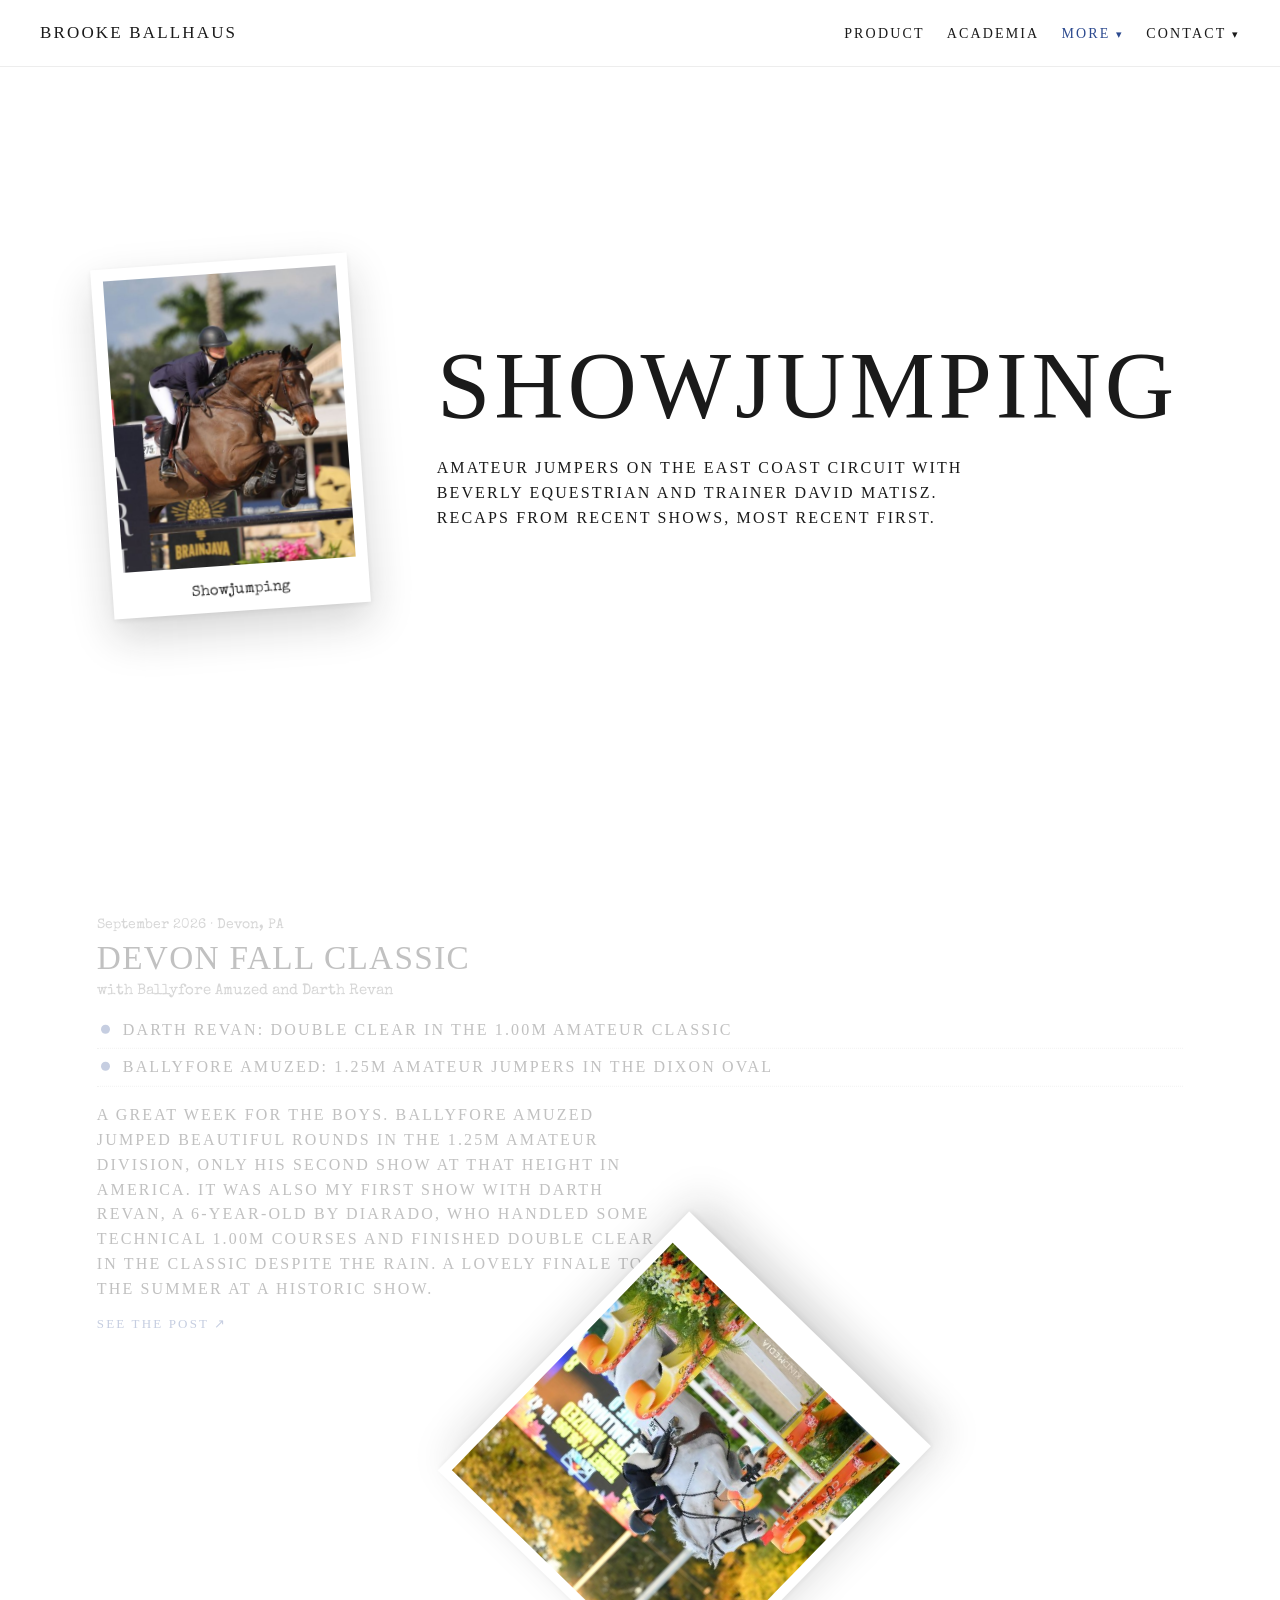
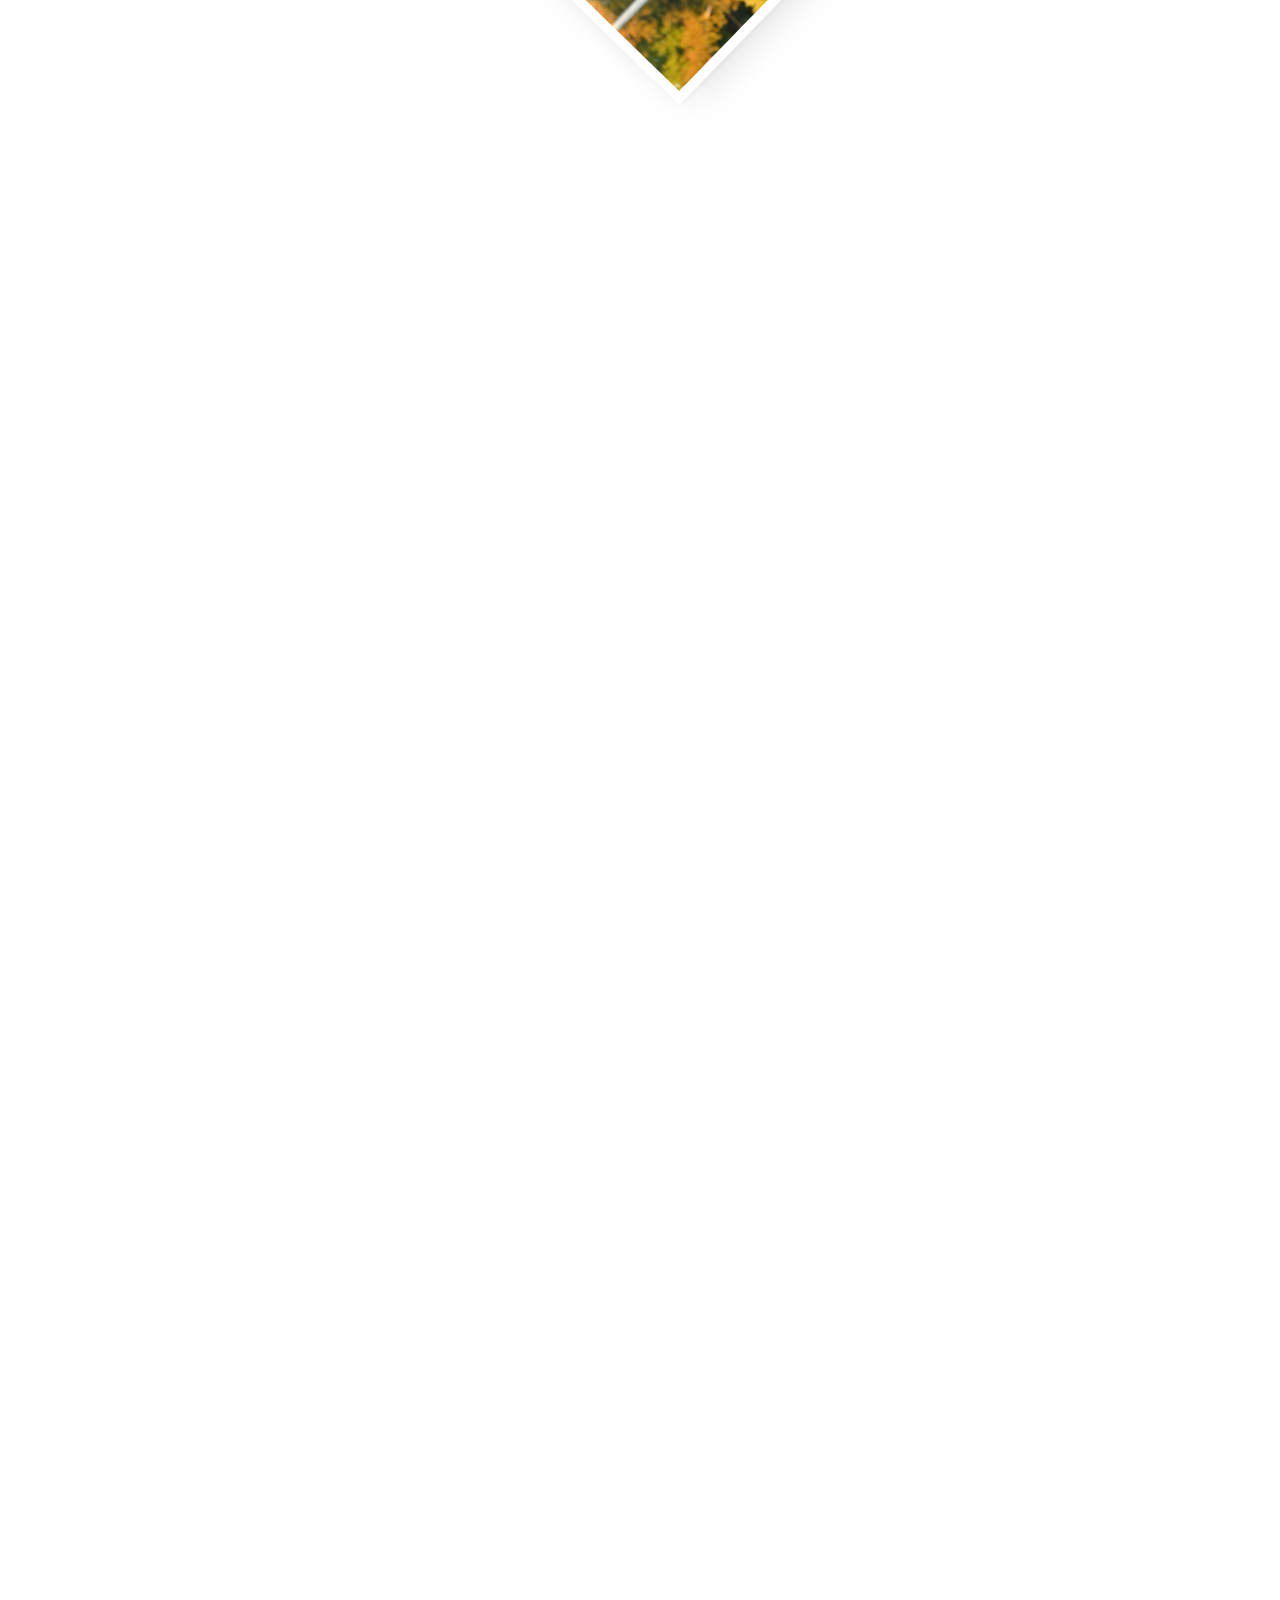
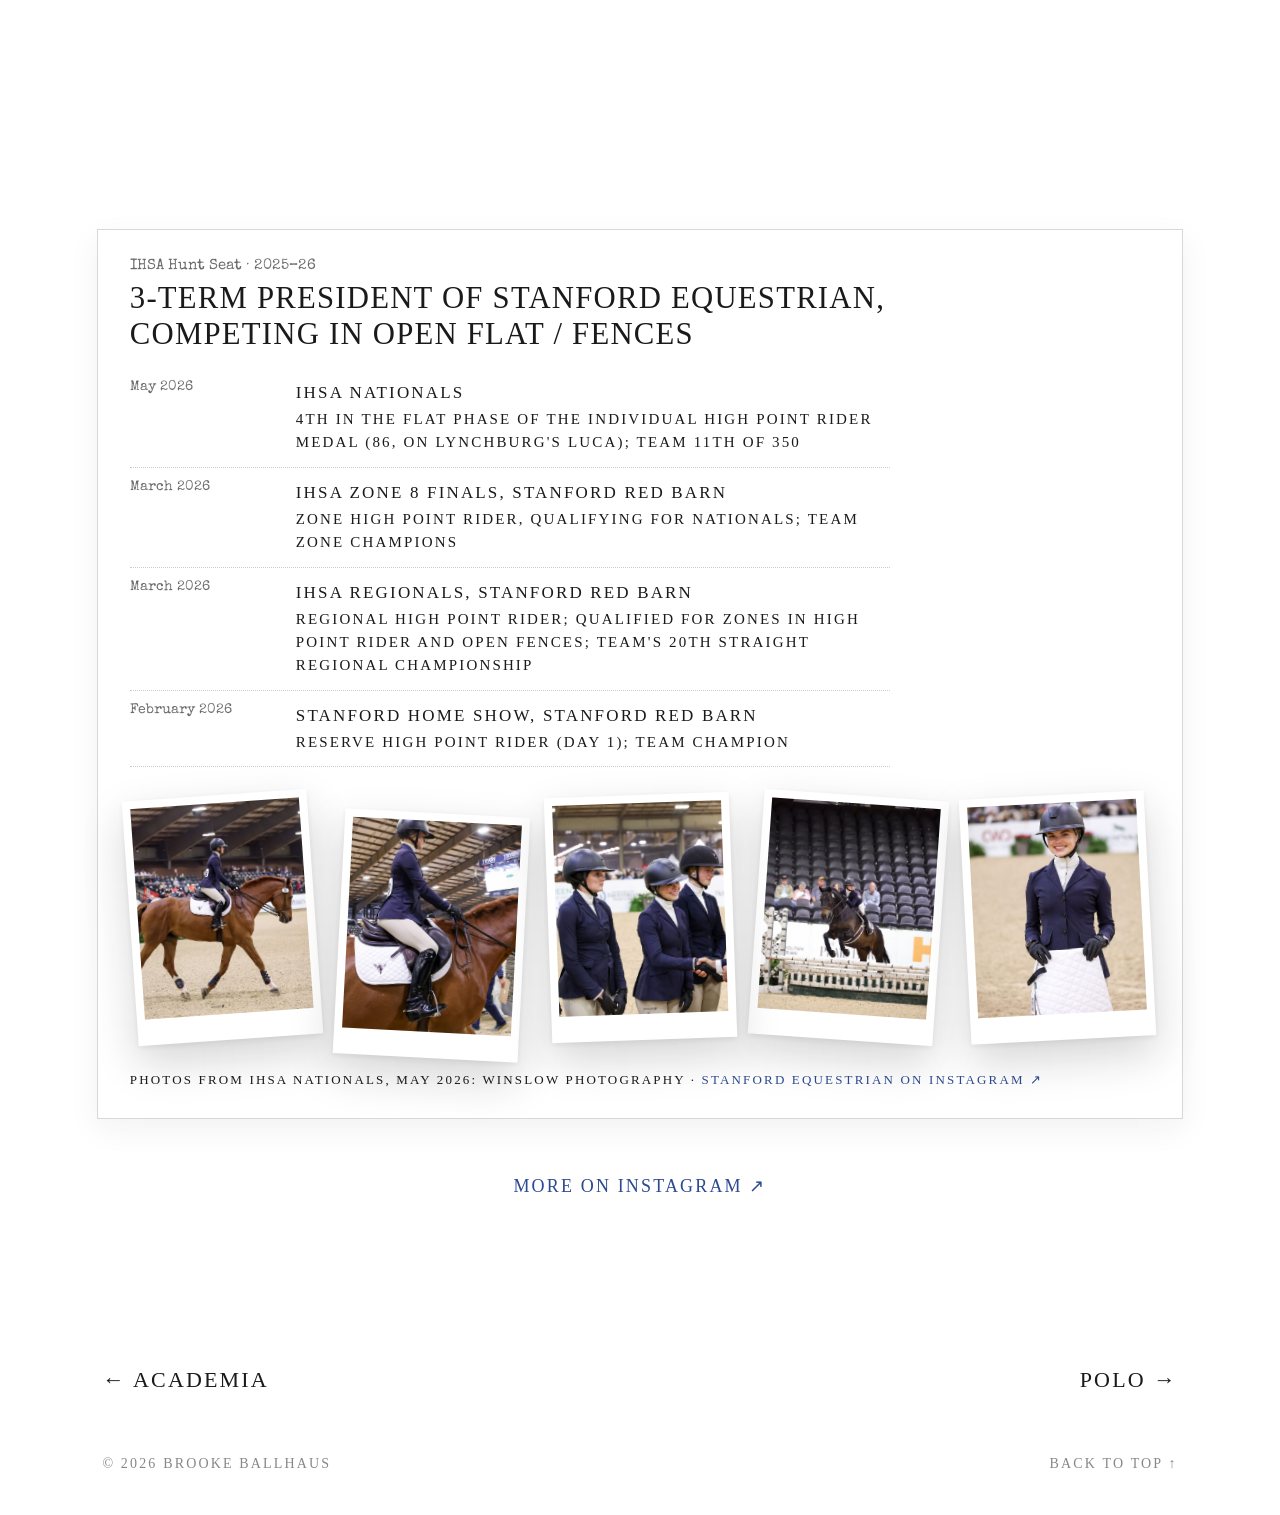
<file: public/showjumping.html>
<!DOCTYPE html>
<html lang="en">
<head>
<meta charset="utf-8">
<meta name="viewport" content="width=device-width, initial-scale=1">
<title>Showjumping — Brooke Ballhaus</title>
<meta name="description" content="Show jumping results and recaps from Brooke Ballhaus.">
<meta property="og:type" content="website">
<meta property="og:site_name" content="Brooke Ballhaus">
<meta property="og:title" content="Showjumping — Brooke Ballhaus">
<meta property="og:description" content="Show jumping results and recaps from Brooke Ballhaus.">
<meta property="og:url" content="https://brookeballhaus.com/showjumping">
<meta property="og:image" content="https://brookeballhaus.com/og-image.jpg">
<meta name="twitter:card" content="summary_large_image">
<link rel="preconnect" href="https://fonts.googleapis.com">
<link rel="preconnect" href="https://fonts.gstatic.com" crossorigin>
<link href="https://fonts.googleapis.com/css2?family=Special+Elite&display=swap" rel="stylesheet">
<link rel="icon" href="/favicon.ico" sizes="48x48">
<link rel="icon" href="/favicon.svg" type="image/svg+xml">
<link rel="apple-touch-icon" href="/apple-touch-icon.png">
<meta name="theme-color" content="#2c4a8f">
<link rel="stylesheet" href="site.css">
</head>
<body>
<header class="top bar"><a class="brand" href="index.html">Brooke Ballhaus</a><nav><a href="products.html">Product</a><a href="research.html">Academia</a><div class="dd"><button type="button" aria-expanded="false" aria-current="page">More <span class="car">▾</span></button><div class="menu"><a href="showjumping.html" aria-current="page">Showjumping</a><a href="polo.html">Polo</a><a href="triathlon.html">Triathlon</a><a href="thoughts.html">Thoughts</a></div></div><div class="dd"><button type="button" aria-expanded="false">Contact <span class="car">▾</span></button><div class="menu"><a href="resume.html">Resume</a><a href="index.html#sing">Quick Links</a><a href="index.html#contact">Send a Note</a><a href="calendar.html">My Calendar</a></div></div></nav></header>
<script>document.querySelectorAll('.top .dd>button').forEach(b=>b.addEventListener('click',e=>{const d=b.parentNode,o=!d.classList.contains('open');document.querySelectorAll('.top .dd.open').forEach(x=>{x.classList.remove('open');x.firstChild.setAttribute('aria-expanded','false')});if(o){d.classList.add('open');b.setAttribute('aria-expanded','true')}e.stopPropagation()}));document.addEventListener('click',()=>document.querySelectorAll('.top .dd.open').forEach(x=>{x.classList.remove('open');x.firstChild.setAttribute('aria-expanded','false')}));document.querySelectorAll('.top .menu a').forEach(a=>a.addEventListener('click',()=>{const d=a.closest('.dd');d&&d.classList.remove('open')}))</script>
<section class="hero">
 <figure class="pol" style="--r:-4deg"><img src="img/polaroids/showjumping.jpg" alt="Showjumping" width="560" height="700"><figcaption>Showjumping</figcaption></figure>
 <div><h1>Showjumping</h1><p class="intro">Amateur jumpers on the East Coast circuit with Beverly Equestrian and trainer David Matisz. Recaps from recent shows, most recent first.</p></div>
</section>
<section class="shows">
<article class="show">
 <div class="txt"><p class="meta">September 2026 · Devon, PA</p><h2>Devon Fall Classic</h2><p class="with">with Ballyfore Amuzed and Darth Revan</p><ul class="results"><li>Darth Revan: double clear in the 1.00m Amateur Classic</li><li>Ballyfore Amuzed: 1.25m Amateur Jumpers in the Dixon Oval</li></ul><p>A great week for the boys. Ballyfore Amuzed jumped beautiful rounds in the 1.25m Amateur division, only his second show at that height in America. It was also my first show with Darth Revan, a 6-year-old by Diarado, who handled some technical 1.00m courses and finished double clear in the classic despite the rain. A lovely finale to the summer at a historic show.</p><p class="src"><a href="https://www.instagram.com/p/Dd5EJrHGk-A/">See the post ↗</a></p></div>
 <div class="pols"><figure class="pol" style="--r:-5deg"><img src="img/shows/devon-1.jpg" alt="Devon Fall Classic" loading="lazy"></figure><figure class="pol" style="--r:3deg"><img src="img/shows/devon-2.jpg" alt="Devon Fall Classic" loading="lazy"></figure><figure class="pol" style="--r:-2deg"><img src="img/shows/devon-3.jpg" alt="Devon Fall Classic" loading="lazy"></figure></div>
</article>
<article class="show">
 <div class="txt"><p class="meta">September 2026 · Bridgehampton, NY</p><h2>The Hampton Classic</h2><p class="with">with Ballyfore Amuzed and Fuego</p><ul class="results"><li>Ballyfore Amuzed: first USEF Talent Search 3*, in the Grand Prix ring</li><li>Fast, clear rounds in the Amateur Jumpers with both horses</li></ul><p>A challenging show and a great performance from both horses. Ballyfore Amuzed stepped into the Grand Prix ring on day one for his first USEF Talent Search 3*, then he and Fuego spent the rest of the weekend in the Amateur Jumpers, putting in speedy, clear rounds in competitive classes.</p><p class="src"><a href="https://www.instagram.com/p/DdEzjjboJ48/">See the post ↗</a> · Photos: Kind Media</p></div>
 <div class="pols"><figure class="pol" style="--r:4deg"><img src="img/shows/hampton-1.jpg" alt="The Hampton Classic" loading="lazy"></figure><figure class="pol" style="--r:-3deg"><img src="img/shows/hampton-2.jpg" alt="The Hampton Classic" loading="lazy"></figure><figure class="pol" style="--r:2deg"><img src="img/shows/hampton-3.jpg" alt="The Hampton Classic" loading="lazy"></figure></div>
</article>
<article class="show">
 <div class="txt"><p class="meta">August 2026 · Lexington National Horse Show A, Lexington, VA</p><h2>Virginia Festival of Champions</h2><p class="with">with Ballyfore Amuzed and Fuego</p><ul class="results"><li>1st, USEF Show Jumping Talent Search</li><li>1st, VHSA Adult Equitation on the Flat Qualifier</li><li>3rd of 36, VHSA Adult Equitation on the Flat Finals</li><li>Ribbons in the 1.20m Amateur Jumpers</li></ul><p>A standout week with Ballyfore Amuzed, who won both the USEF Talent Search and the VHSA Equitation on the Flat Qualifier before a third-place finish out of 36 in the Finals. Fuego stepped up to the 1.30m/1.35m Amateur Jumpers and put in consistent rounds all week.</p><p class="src"><a href="https://www.instagram.com/p/Db38LKnlaJx/">See the post ↗</a></p></div>
 <div class="pols"><figure class="pol" style="--r:-5deg"><img src="img/shows/lexington-1.jpg" alt="Virginia Festival of Champions" loading="lazy"></figure><figure class="pol" style="--r:3deg"><img src="img/shows/lexington-2.jpg" alt="Virginia Festival of Champions" loading="lazy"></figure><figure class="pol" style="--r:-2deg"><img src="img/shows/lexington-3.jpg" alt="Virginia Festival of Champions" loading="lazy"></figure></div>
</article>
<article class="show">
 <div class="txt"><p class="meta">July 2026 · Tryon International, Mill Spring, NC</p><h2>Tryon Summer 6</h2><p class="with">with Fuego and Ballyfore Amuzed</p><ul class="results"><li>Team Gold, 2026 Markel/USHJA 1.25m Zone Jumper Team Championship</li><li>1st, USEF Talent Search 2* with Ballyfore Amuzed</li></ul><p>Fuego and I helped win team gold in the 1.25m Zone Jumper Team Championship, and Ballyfore Amuzed won his first ever USEF Talent Search 2* to open the week. Great rounds and valuable experience all around.</p><p class="src"><a href="https://www.instagram.com/p/DbE2rCBEQRw/">See the post ↗</a></p></div>
 <div class="pols"><figure class="pol" style="--r:4deg"><img src="img/shows/tryon-1.jpg" alt="Tryon Summer 6" loading="lazy"></figure><figure class="pol" style="--r:-3deg"><img src="img/shows/tryon-2.jpg" alt="Tryon Summer 6" loading="lazy"></figure><figure class="pol" style="--r:2deg"><img src="img/shows/tryon-3.jpg" alt="Tryon Summer 6" loading="lazy"></figure></div>
</article>
<article class="show">
 <div class="txt"><p class="meta">July 2026 · HITS Commonwealth Horse Park, Culpeper, VA</p><h2>HITS Culpeper</h2><p class="with">with Fuego and Ballyfore Amuzed</p><ul class="results"><li>1st, 1.25m Jr/Am Classic with Fuego</li><li>Reserve Champion, 1.20m Jr/Am Jumpers</li><li>Ballyfore Amuzed: moved up to the 1.15m with ribbons</li></ul><p>Both horses were superstars at their first show of the season. Fuego jumped fast, clear rounds all week to finish Reserve Champion in the 1.20m Jr/Am division and won the 1.25m Jr/Am Classic on Sunday. Ballyfore Amuzed moved up to the 1.15m in style, and in week two Fuego returned to the 1.20m with a double clear.</p><p class="src"><a href="https://www.instagram.com/p/DbEhxuroEq2/">See the post ↗</a> · Photos: KMK Photos</p></div>
 <div class="pols"><figure class="pol" style="--r:-5deg"><img src="img/shows/hits-1.jpg" alt="HITS Culpeper" loading="lazy"></figure><figure class="pol" style="--r:3deg"><img src="img/shows/hits-2.jpg" alt="HITS Culpeper" loading="lazy"></figure><figure class="pol" style="--r:-2deg"><img src="img/shows/hits-3.jpg" alt="HITS Culpeper" loading="lazy"></figure></div>
</article>
<article class="show">
 <div class="txt"><p class="meta">March 2026 · Wellington International, Wellington, FL</p><h2>Winter Equestrian Festival, Week 11</h2><p class="with">with Fuego</p><ul class="results"><li>Clear rounds to open the weekend</li></ul><p>Fuego and I started WEF 11 with clear rounds and kept building through the week.</p><p class="src"><a href="https://www.instagram.com/p/DWPpsp3EbwV/">See the post ↗</a></p></div>
 <div class="pols"><figure class="pol" style="--r:4deg"><img src="img/shows/wef11-1.jpg" alt="Winter Equestrian Festival, Week 11" loading="lazy"></figure><figure class="pol" style="--r:-3deg"><img src="img/shows/wef11-2.jpg" alt="Winter Equestrian Festival, Week 11" loading="lazy"></figure><figure class="pol" style="--r:2deg"><img src="img/shows/wef11-3.jpg" alt="Winter Equestrian Festival, Week 11" loading="lazy"></figure></div>
</article>
<article class="show">
 <div class="txt"><p class="meta">January 2026 · Wellington International, Wellington, FL</p><h2>WEF Premiere</h2><p class="with">with Fuego, Ballyfore Amuzed and Rocco</p><ul class="results"><li>Rocco: 5th of 80+ in the 1.00m on his first day at WEF</li></ul><p>The start of the Wellington season, with Fuego and Ballyfore Amuzed back in the ring and Rocco finishing fifth in a deep 1.00m class of more than 80 trips on his first day.</p><p class="src"><a href="https://www.instagram.com/p/DTLEPskkeEg/">See the post ↗</a></p></div>
 <div class="pols"><figure class="pol" style="--r:-5deg"><img src="img/shows/premiere-1.jpg" alt="WEF Premiere" loading="lazy"></figure><figure class="pol" style="--r:3deg"><img src="img/shows/premiere-2.jpg" alt="WEF Premiere" loading="lazy"></figure><figure class="pol" style="--r:-2deg"><img src="img/shows/premiere-3.jpg" alt="WEF Premiere" loading="lazy"></figure></div>
</article>
<article class="show">
 <div class="txt"><p class="meta">December 2025 · Wellington International, Wellington, FL</p><h2>WEF Holiday Finale</h2><p class="with">with Ballyfore Amuzed and Fuego</p><ul class="results"><li>4th, Ariat Adult Medal with Ballyfore Amuzed</li><li>Fuego: 1.30m Jumpers</li></ul><p>Wrapped up the Holiday Finale on a high note with a fourth-place finish in the Ariat Adult Medal with Ballyfore Amuzed, and a Sunday in the 1.30m jumper ring with Fuego, where the partnership really clicked.</p><p class="src"><a href="https://www.instagram.com/p/DSm5TdaEV4k/">See the post ↗</a></p></div>
 <div class="pols"><figure class="pol" style="--r:4deg"><img src="img/shows/holiday-1.jpg" alt="WEF Holiday Finale" loading="lazy"></figure><figure class="pol" style="--r:-3deg"><img src="img/shows/holiday-2.jpg" alt="WEF Holiday Finale" loading="lazy"></figure><figure class="pol" style="--r:2deg"><img src="img/shows/holiday-3.jpg" alt="WEF Holiday Finale" loading="lazy"></figure></div>
</article>
<section class="ihsa"><p class="label">IHSA Hunt Seat · 2025–26</p><h2 class="ihsa-title">3-term President of Stanford Equestrian, competing in Open Flat / Fences</h2><ul class="ihsa-list"><li><span class="when">May 2026</span><span class="what"><b>IHSA Nationals</b>4th in the flat phase of the Individual High Point Rider medal (86, on Lynchburg&#x27;s Luca); team 11th of 350</span></li><li><span class="when">March 2026</span><span class="what"><b>IHSA Zone 8 Finals, Stanford Red Barn</b>Zone High Point Rider, qualifying for Nationals; team Zone Champions</span></li><li><span class="when">March 2026</span><span class="what"><b>IHSA Regionals, Stanford Red Barn</b>Regional High Point Rider; qualified for Zones in High Point Rider and Open Fences; team&#x27;s 20th straight Regional Championship</span></li><li><span class="when">February 2026</span><span class="what"><b>Stanford home show, Stanford Red Barn</b>Reserve High Point Rider (Day 1); team Champion</span></li></ul><div class="pols ihsa-pols"><figure class="pol" style="--r:-4deg"><img src="img/ihsa/nationals-1.jpg" alt="IHSA Nationals, May 2026" loading="lazy"></figure><figure class="pol" style="--r:3deg"><img src="img/ihsa/nationals-2.jpg" alt="IHSA Nationals, May 2026" loading="lazy"></figure><figure class="pol" style="--r:-2deg"><img src="img/ihsa/nationals-3.jpg" alt="IHSA Nationals, May 2026" loading="lazy"></figure><figure class="pol" style="--r:4deg"><img src="img/ihsa/nationals-4.jpg" alt="IHSA Nationals, May 2026" loading="lazy"></figure><figure class="pol" style="--r:-3deg"><img src="img/ihsa/nationals-5.jpg" alt="IHSA Nationals, May 2026" loading="lazy"></figure></div><p class="src">Photos from IHSA Nationals, May 2026: Winslow Photography · <a href="https://www.instagram.com/stanfordequestrian/">Stanford Equestrian on Instagram ↗</a></p></section>
<p class="more"><a href="https://www.instagram.com/brookeballhaus.eq/">More on Instagram ↗</a></p></section>
<nav class="pager"><a href="research.html">← Academia</a><a href="polo.html">Polo →</a></nav>
<footer><span>© 2026 Brooke Ballhaus</span><a href="#">Back to top ↑</a></footer>
<script src="page.js"></script>
</body>
</html>
</file>
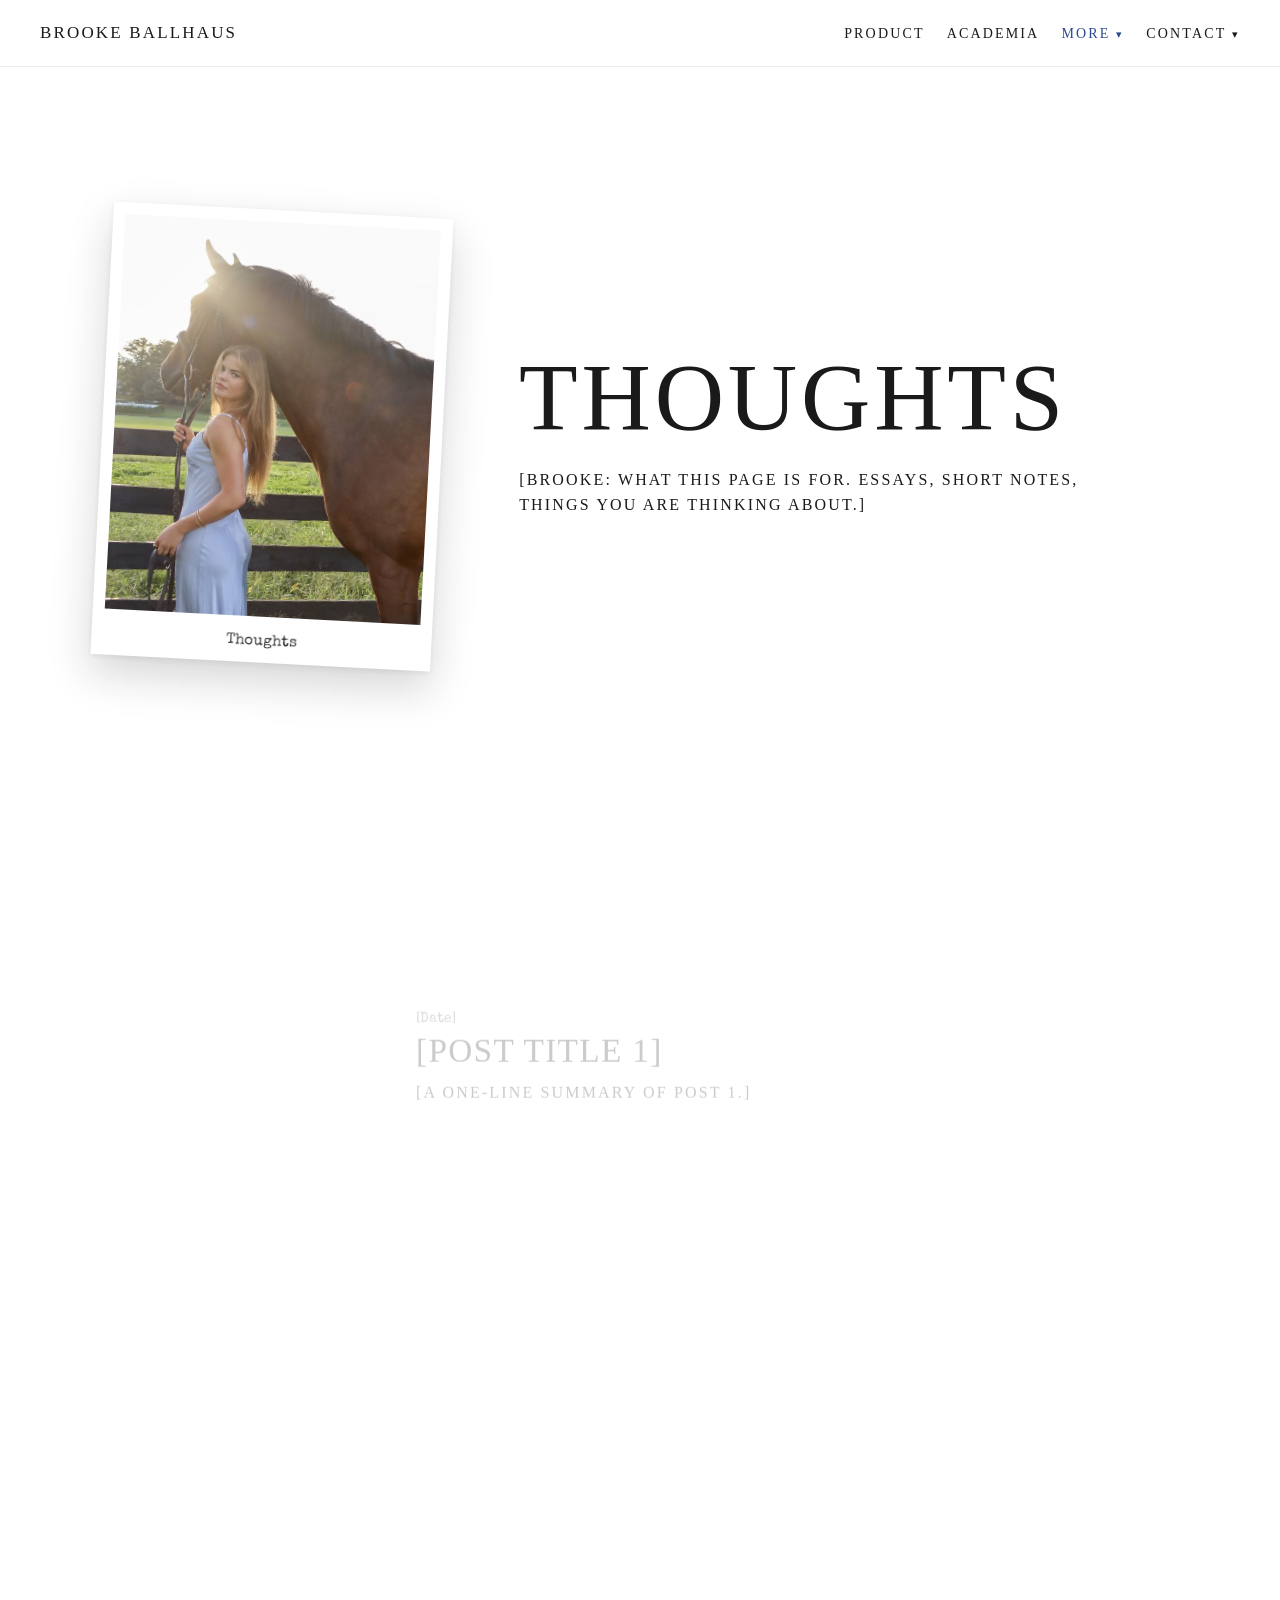
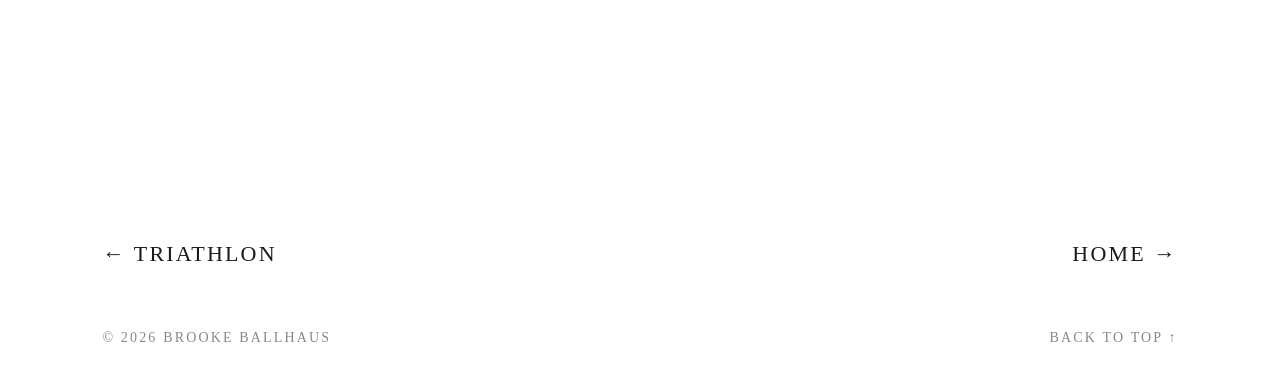
<file: public/thoughts.html>
<!DOCTYPE html>
<html lang="en">
<head>
<meta charset="utf-8">
<meta name="viewport" content="width=device-width, initial-scale=1">
<title>Thoughts — Brooke Ballhaus</title>
<meta name="description" content="Thoughts: Brooke Ballhaus.">
<meta property="og:type" content="website">
<meta property="og:site_name" content="Brooke Ballhaus">
<meta property="og:title" content="Thoughts — Brooke Ballhaus">
<meta property="og:description" content="Thoughts: Brooke Ballhaus.">
<meta property="og:url" content="https://brookeballhaus.com/thoughts">
<meta property="og:image" content="https://brookeballhaus.com/og-image.jpg">
<meta name="twitter:card" content="summary_large_image">
<link rel="preconnect" href="https://fonts.googleapis.com">
<link rel="preconnect" href="https://fonts.gstatic.com" crossorigin>
<link href="https://fonts.googleapis.com/css2?family=Special+Elite&display=swap" rel="stylesheet">
<link rel="icon" href="/favicon.ico" sizes="48x48">
<link rel="icon" href="/favicon.svg" type="image/svg+xml">
<link rel="apple-touch-icon" href="/apple-touch-icon.png">
<meta name="theme-color" content="#2c4a8f">
<link rel="stylesheet" href="site.css">
</head>
<body>
<header class="top bar"><a class="brand" href="index.html">Brooke Ballhaus</a><nav><a href="products.html">Product</a><a href="research.html">Academia</a><div class="dd"><button type="button" aria-expanded="false" aria-current="page">More <span class="car">▾</span></button><div class="menu"><a href="showjumping.html">Showjumping</a><a href="polo.html">Polo</a><a href="triathlon.html">Triathlon</a><a href="thoughts.html" aria-current="page">Thoughts</a></div></div><div class="dd"><button type="button" aria-expanded="false">Contact <span class="car">▾</span></button><div class="menu"><a href="resume.html">Resume</a><a href="index.html#sing">Quick Links</a><a href="index.html#contact">Send a Note</a><a href="calendar.html">My Calendar</a></div></div></nav></header>
<script>document.querySelectorAll('.top .dd>button').forEach(b=>b.addEventListener('click',e=>{const d=b.parentNode,o=!d.classList.contains('open');document.querySelectorAll('.top .dd.open').forEach(x=>{x.classList.remove('open');x.firstChild.setAttribute('aria-expanded','false')});if(o){d.classList.add('open');b.setAttribute('aria-expanded','true')}e.stopPropagation()}));document.addEventListener('click',()=>document.querySelectorAll('.top .dd.open').forEach(x=>{x.classList.remove('open');x.firstChild.setAttribute('aria-expanded','false')}));document.querySelectorAll('.top .menu a').forEach(a=>a.addEventListener('click',()=>{const d=a.closest('.dd');d&&d.classList.remove('open')}))</script>
<section class="hero">
 <figure class="pol" style="--r:3deg"><img src="img/polaroids/thoughts.jpg" alt="Thoughts" width="560" height="700"><figcaption>Thoughts</figcaption></figure>
 <div><h1>Thoughts</h1><p class="intro">[Brooke: what this page is for. Essays, short notes, things you are thinking about.]</p></div>
</section>
<section class="entries">
<article class="entry">
 <figure class="pol"><img src="img/polaroids/thoughts.jpg" alt="" width="560" height="700" loading="lazy"><figcaption>draft</figcaption></figure>
 <div class="txt"><p class="meta">[Date]</p><h2>[Post title 1]</h2><p>[A one-line summary of post 1.]</p></div>
</article>
<article class="entry">
 <figure class="pol"><img src="img/polaroids/thoughts.jpg" alt="" width="560" height="700" loading="lazy"><figcaption>draft</figcaption></figure>
 <div class="txt"><p class="meta">[Date]</p><h2>[Post title 2]</h2><p>[A one-line summary of post 2.]</p></div>
</article>
</section>
<nav class="pager"><a href="triathlon.html">← Triathlon</a><a href="index.html">Home →</a></nav>
<footer><span>© 2026 Brooke Ballhaus</span><a href="#">Back to top ↑</a></footer>
<script src="page.js"></script>
</body>
</html>
</file>
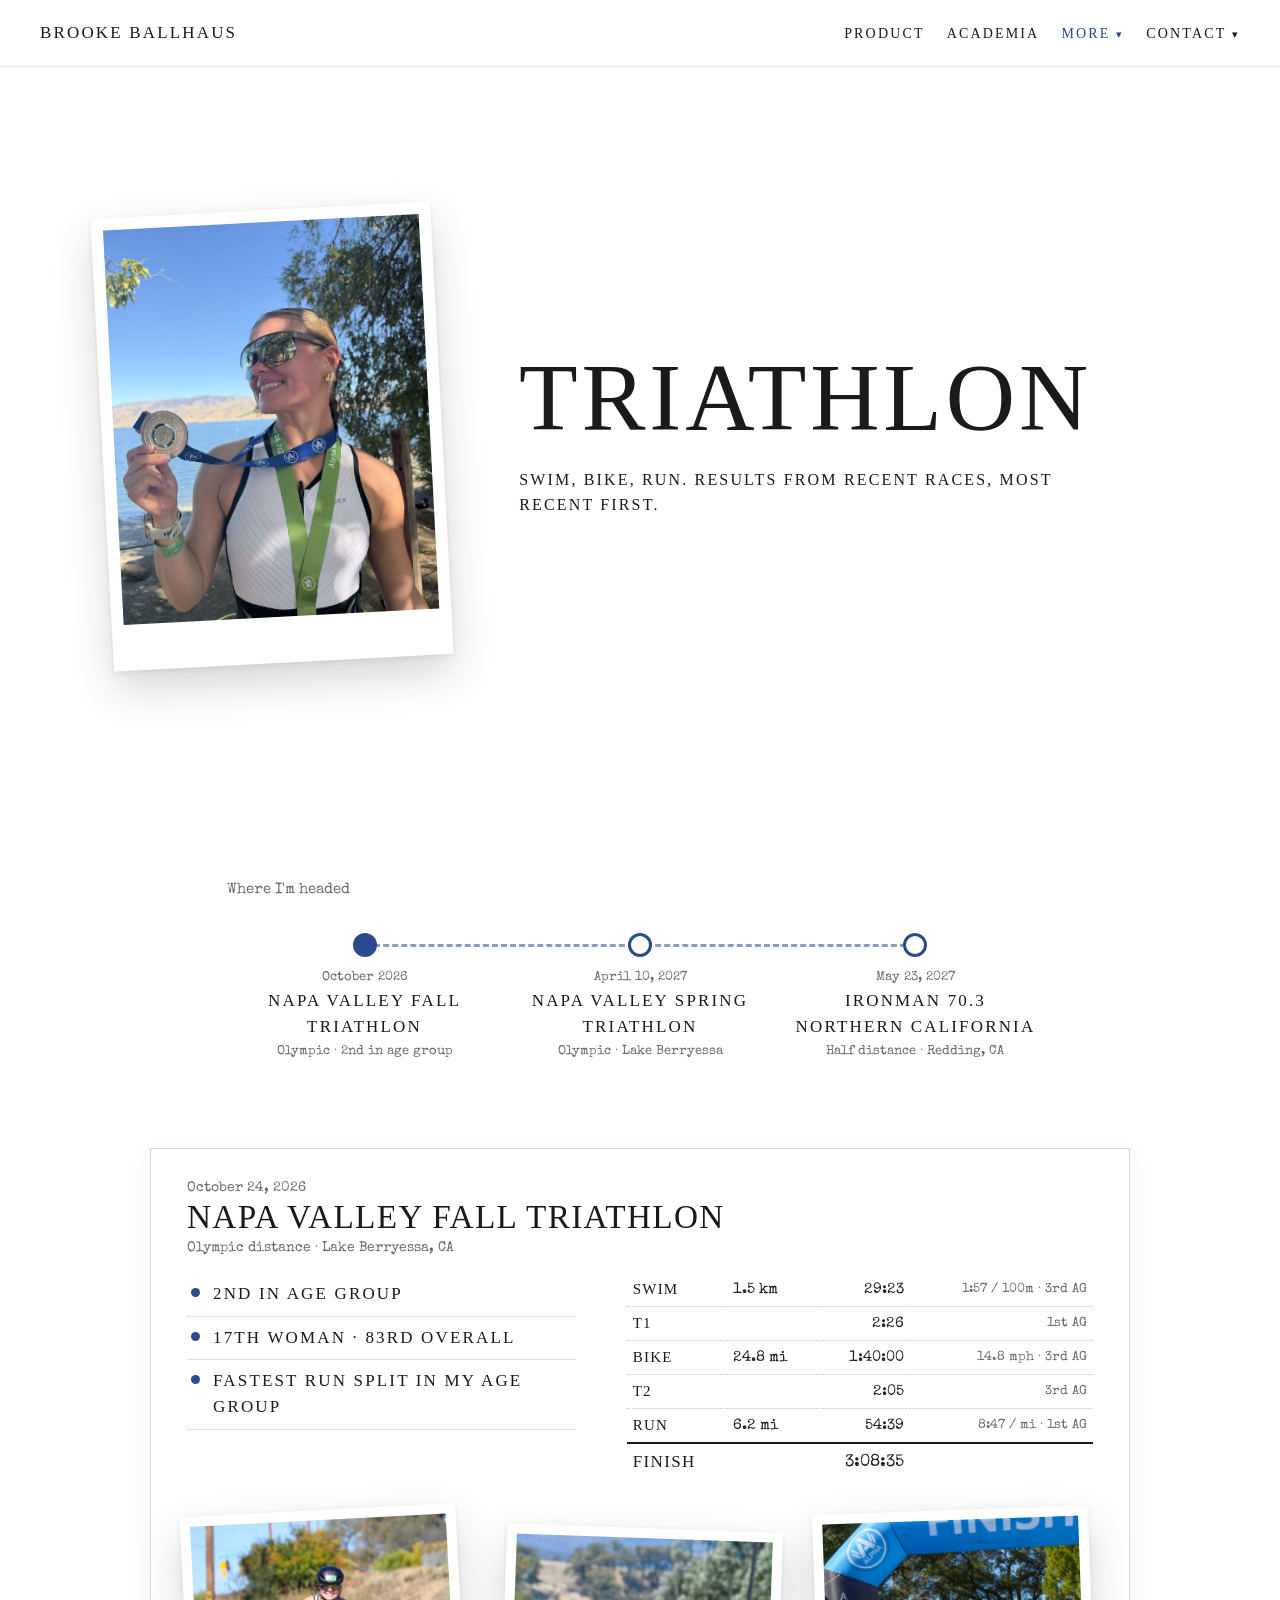
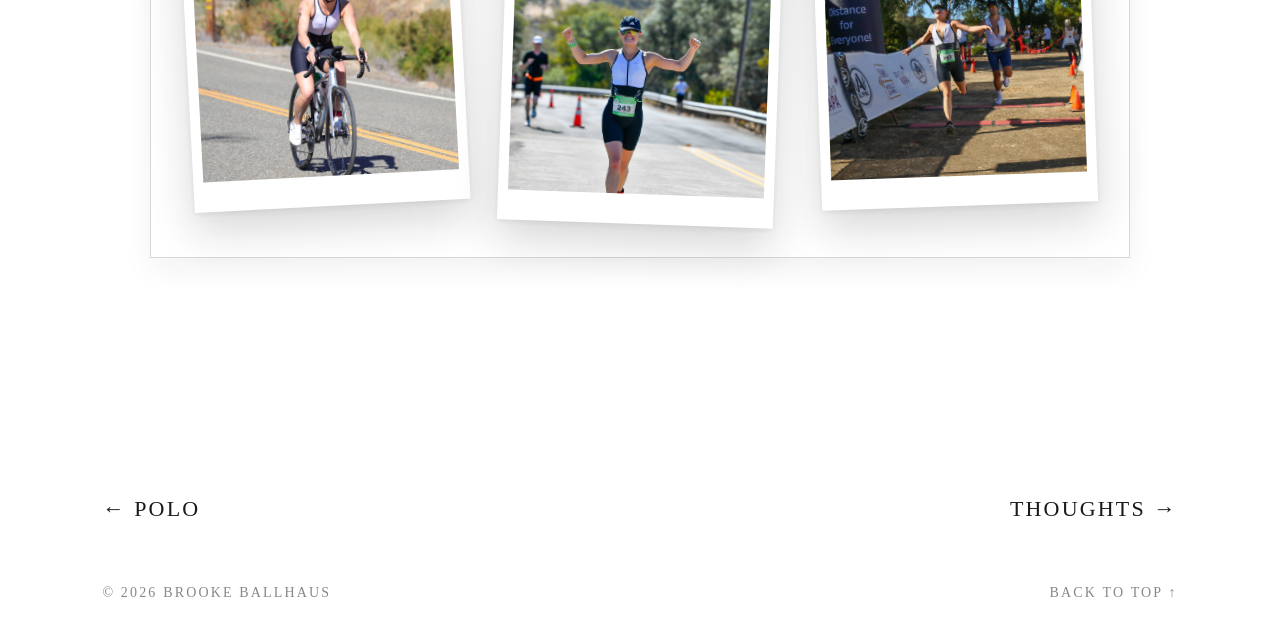
<file: public/triathlon.html>
<!DOCTYPE html>
<html lang="en">
<head>
<meta charset="utf-8">
<meta name="viewport" content="width=device-width, initial-scale=1">
<title>Triathlon — Brooke Ballhaus</title>
<meta name="description" content="Triathlon results from Brooke Ballhaus.">
<meta property="og:type" content="website">
<meta property="og:site_name" content="Brooke Ballhaus">
<meta property="og:title" content="Triathlon — Brooke Ballhaus">
<meta property="og:description" content="Triathlon results from Brooke Ballhaus.">
<meta property="og:url" content="https://brookeballhaus.com/triathlon">
<meta property="og:image" content="https://brookeballhaus.com/og-image.jpg">
<meta name="twitter:card" content="summary_large_image">
<link rel="preconnect" href="https://fonts.googleapis.com">
<link rel="preconnect" href="https://fonts.gstatic.com" crossorigin>
<link href="https://fonts.googleapis.com/css2?family=Special+Elite&display=swap" rel="stylesheet">
<link rel="icon" href="/favicon.ico" sizes="48x48">
<link rel="icon" href="/favicon.svg" type="image/svg+xml">
<link rel="apple-touch-icon" href="/apple-touch-icon.png">
<meta name="theme-color" content="#2c4a8f">
<link rel="stylesheet" href="site.css">
</head>
<body>
<header class="top bar"><a class="brand" href="index.html">Brooke Ballhaus</a><nav><a href="products.html">Product</a><a href="research.html">Academia</a><div class="dd"><button type="button" aria-expanded="false" aria-current="page">More <span class="car">▾</span></button><div class="menu"><a href="showjumping.html">Showjumping</a><a href="polo.html">Polo</a><a href="triathlon.html" aria-current="page">Triathlon</a><a href="thoughts.html">Thoughts</a></div></div><div class="dd"><button type="button" aria-expanded="false">Contact <span class="car">▾</span></button><div class="menu"><a href="resume.html">Resume</a><a href="index.html#sing">Quick Links</a><a href="index.html#contact">Send a Note</a><a href="calendar.html">My Calendar</a></div></div></nav></header>
<script>document.querySelectorAll('.top .dd>button').forEach(b=>b.addEventListener('click',e=>{const d=b.parentNode,o=!d.classList.contains('open');document.querySelectorAll('.top .dd.open').forEach(x=>{x.classList.remove('open');x.firstChild.setAttribute('aria-expanded','false')});if(o){d.classList.add('open');b.setAttribute('aria-expanded','true')}e.stopPropagation()}));document.addEventListener('click',()=>document.querySelectorAll('.top .dd.open').forEach(x=>{x.classList.remove('open');x.firstChild.setAttribute('aria-expanded','false')}));document.querySelectorAll('.top .menu a').forEach(a=>a.addEventListener('click',()=>{const d=a.closest('.dd');d&&d.classList.remove('open')}))</script>
<section class="hero">
 <figure class="pol" style="--r:-3deg"><img src="img/polaroids/triathlon.jpg" alt="Triathlon" width="560" height="700"><figcaption></figcaption></figure>
 <div><h1>Triathlon</h1><p class="intro">Swim, bike, run. Results from recent races, most recent first.</p></div>
</section>
<section class="tpath"><p class="label">Where I'm headed</p><ol><li class="done"><span class="dot"></span><span class="when">October 2026</span><b>Napa Valley Fall Triathlon</b><span class="d">Olympic · 2nd in age group</span></li><li class="next"><span class="dot"></span><span class="when">April 10, 2027</span><b>Napa Valley Spring Triathlon</b><span class="d">Olympic · Lake Berryessa</span></li><li class="next"><span class="dot"></span><span class="when">May 23, 2027</span><b>IRONMAN 70.3 Northern California</b><span class="d">Half distance · Redding, CA</span></li></ol></section>
<section class="shows races">
<article class="race"><p class="meta">October 24, 2026</p><h2>Napa Valley Fall Triathlon</h2><p class="with">Olympic distance · Lake Berryessa, CA</p>
<div class="race-grid"><ul class="results"><li>2nd in age group</li><li>17th woman · 83rd overall</li><li>Fastest run split in my age group</li></ul>
<table class="splits"><tbody><tr><td>Swim</td><td>1.5 km</td><td class="t">29:23</td><td class="n">1:57 / 100m · 3rd AG</td></tr><tr><td>T1</td><td></td><td class="t">2:26</td><td class="n">1st AG</td></tr><tr><td>Bike</td><td>24.8 mi</td><td class="t">1:40:00</td><td class="n">14.8 mph · 3rd AG</td></tr><tr><td>T2</td><td></td><td class="t">2:05</td><td class="n">3rd AG</td></tr><tr><td>Run</td><td>6.2 mi</td><td class="t">54:39</td><td class="n">8:47 / mi · 1st AG</td></tr><tr class="tot"><td>Finish</td><td></td><td class="t">3:08:35</td><td></td></tr></tbody></table></div><div class="pols race-pols"><figure class="pol" style="--r:-3deg"><img src="img/tri/napa-fall-bike.jpg" alt="Bike" loading="lazy"></figure><figure class="pol" style="--r:2deg"><img src="img/tri/napa-fall-run.jpg" alt="Run" loading="lazy"></figure><figure class="pol" style="--r:-2deg"><img src="img/tri/napa-fall-finish.jpg" alt="Finish" loading="lazy"></figure></div></article>
</section>
<nav class="pager"><a href="polo.html">← Polo</a><a href="thoughts.html">Thoughts →</a></nav>
<footer><span>© 2026 Brooke Ballhaus</span><a href="#">Back to top ↑</a></footer>
<script src="page.js"></script>
</body>
</html>
</file>
<file: public/site.css>
/* 2026-11-19 redesign: white, Times New Roman, typewriter notes and captions, polaroids */
*{box-sizing:border-box;margin:0}
:root{--ink:#1a1a1a;--muted:#6b6b6b;--accent:#2c4a8f;--type:"Special Elite","Courier New",monospace;--serif:"Times New Roman",Times,serif}
body{background:#fff;color:var(--ink);font:18px/1.55 var(--serif);overflow-x:hidden}
a{color:inherit;text-decoration:none}
img{display:block}
.top{position:fixed;inset:0 0 auto;display:flex;justify-content:space-between;align-items:baseline;gap:24px;padding:22px 40px;z-index:30;background:linear-gradient(#fff 60%,rgba(255,255,255,0));font-size:17px}
.top nav{display:flex;gap:22px;flex-wrap:wrap;justify-content:flex-end}
.top nav a{position:relative}
.top nav a[aria-current]::after,.top nav a:hover::after{content:"";position:absolute;left:0;right:0;bottom:-2px;height:1px;background:currentColor}
.brand{font-size:20px}

/* polaroid */
.pol{background:#fff;padding:12px 12px 46px;box-shadow:0 18px 40px rgba(26,26,26,.18),0 2px 6px rgba(26,26,26,.08);position:relative}
.pol img{width:100%;height:auto;aspect-ratio:4/5;object-fit:cover}
.pol figcaption{position:absolute;left:0;right:0;bottom:14px;text-align:center;font:15px var(--type);color:#333}

/* page hero: the polaroid spins in and the title slams down */
.hero{min-height:88vh;display:grid;grid-template-columns:minmax(220px,340px) 1fr;gap:6vw;align-items:center;padding:120px 8vw 40px}
.hero .pol{width:min(100%,50vh);justify-self:center;transform:translate(-80vw,-20vh) rotate(-720deg) scale(.4);opacity:0}
.hero.go .pol{animation:spin 1.2s cubic-bezier(.2,.75,.25,1) forwards}
@keyframes spin{0%{opacity:1;transform:translate(-80vw,-20vh) rotate(-720deg) scale(.4)}60%{transform:translate(-6vw,4vh) rotate(-60deg) scale(.95)}100%{opacity:1;transform:rotate(var(--r,-4deg))}}
.hero h1{font:400 clamp(64px,10vw,160px)/.92 var(--serif);letter-spacing:-.025em;opacity:0;transform-origin:20% 100%}
.hero.go h1{animation:slam .55s cubic-bezier(.3,1.6,.5,1) 1.05s forwards}
@keyframes slam{0%{opacity:0;transform:translateY(-50vh) scale(2.2)}60%{opacity:1;transform:translateY(0) scale(.95)}80%{transform:scale(1.03)}100%{opacity:1;transform:none}}
.hero .intro{margin-top:26px;max-width:560px;font-size:21px;opacity:0;transition:opacity .8s 1.7s}
.hero.go .intro{opacity:1}
.shake{animation:shake .35s linear}
@keyframes shake{20%{transform:translate(-6px,4px)}40%{transform:translate(5px,-3px)}60%{transform:translate(-3px,2px)}80%{transform:translate(2px,-1px)}}

/* entries: each one tosses its polaroid in as you scroll */
.entries{padding:4vh 8vw 10vh;max-width:1240px;margin:0 auto}
.label{font:15px var(--type);color:var(--muted);text-transform:uppercase;letter-spacing:.08em;margin:10vh 0 4vh}
.entry{display:grid;grid-template-columns:230px 1fr;gap:5vw;align-items:center;padding:6vh 0}
.entry:nth-child(even of .entry){grid-template-columns:1fr 230px}
.entry:nth-child(even of .entry) .pol{order:2}
.entry .pol{will-change:transform}
.entry h2{font:400 clamp(34px,3.6vw,54px)/1.05 var(--serif);margin-bottom:12px}
.entry h2 a:hover{color:var(--accent)}
.entry p{font-size:19px;max-width:620px}
.entry .meta{font:14px var(--type);color:var(--muted);margin-bottom:8px}
.links,.tags{list-style:none;padding:0;display:flex;flex-wrap:wrap;gap:8px 18px;margin-top:14px}
.links a{font:15px var(--type);border-bottom:1px solid currentColor}
.links a:hover{color:var(--accent)}
.tags li{font:13px var(--type);color:var(--muted)}
.tags li::before{content:"#"}
.entry .txt{will-change:transform,opacity}
.plain{padding:0 8vw 6vh;max-width:1240px;margin:0 auto}
.plain ul{list-style:none;padding:0;columns:2;column-gap:5vw}
.plain li{padding:8px 0;break-inside:avoid}
.plain li span{font:13px var(--type);color:var(--muted);margin-left:8px}
.todo{font:17px/1.7 var(--type);color:#8a6d1f;background:#fff8e1;border:1px dashed #d9b44a;padding:22px 26px;max-width:720px}

.pager{display:flex;justify-content:space-between;padding:8vh 8vw 4vh;font-size:22px}
.pager a:hover{color:var(--accent)}
footer{padding:20px 8vw 40px;color:#888;font-size:14px;display:flex;justify-content:space-between}

@media (max-width:760px){
 .top{padding:16px 20px;flex-direction:column;gap:6px}.top nav{gap:14px;justify-content:flex-start;font-size:15px}
 .hero{grid-template-columns:1fr;padding-top:140px}.hero .pol{width:min(70vw,300px)}
 .entry,.entry:nth-child(even of .entry){grid-template-columns:1fr}.entry:nth-child(even of .entry) .pol{order:0}.entry .pol{width:min(70vw,280px)}
 .plain ul{columns:1}}
@media (prefers-reduced-motion:reduce){.hero .pol,.hero h1,.hero .intro{animation:none!important;opacity:1;transform:rotate(-3deg)}.hero h1{transform:none}}

/* 2026-11-19: spaced capitals everywhere (typewriter bits stay as they are) */
body{text-transform:uppercase;letter-spacing:.12em}
.hero h1,.entry h2{letter-spacing:.04em}
.pol figcaption,.label,.meta,.links a,.tags li,.todo{text-transform:none;letter-spacing:normal}
.top{font-size:14px}.top nav{gap:18px}.brand{font-size:17px;white-space:nowrap}
.hero h1{font-size:clamp(52px,7.5vw,120px)}
.entry h2{font-size:clamp(26px,2.6vw,40px)}
.entry p,.hero .intro{font-size:16px}
/* no top bar: just the name in the corner */
.top{right:auto;background:none;padding:22px 40px}
/* graduate coursework laid out like a transcript */
.transcript{max-width:820px;background:#fff;border:1px solid #d8d8d8;box-shadow:0 10px 30px rgba(26,26,26,.06);padding:28px 32px;font:15px/1.5 var(--type);text-transform:none;letter-spacing:normal}
.tx-head{display:flex;flex-direction:column;align-items:center;gap:2px;padding-bottom:16px;margin-bottom:12px;border-bottom:2px solid var(--ink);text-transform:uppercase;letter-spacing:.08em}
.tx-head span:first-child{font-size:18px}
.transcript table{width:100%;border-collapse:collapse}
.transcript th{text-align:left;font-weight:normal;text-transform:uppercase;letter-spacing:.08em;font-size:12px;color:var(--muted);border-bottom:1px solid #bbb;padding:6px 8px}
.transcript td{padding:7px 8px;border-bottom:1px dotted #ccc;vertical-align:top}
.transcript td:first-child{white-space:nowrap;width:120px}
.tx-term{display:flex;justify-content:space-between;align-items:baseline;margin:22px 0 4px}
.tx-term h3{font:15px var(--type);text-transform:uppercase;letter-spacing:.1em;text-align:center;flex:1}
.tx-note{font-size:12px;color:var(--muted);text-transform:uppercase;letter-spacing:.08em}
.transcript td:first-child{width:110px}.transcript .subj{display:inline-block;width:56px}
.transcript td:nth-child(2){width:56px;color:var(--muted)}
.transcript .u{text-align:right;width:64px}
.transcript .instr{display:block;font-size:13px;color:var(--muted);margin-top:2px}
.transcript table{margin-top:6px}.transcript .u{width:110px}
.tx-gap{margin-top:56px}
.transcript td:nth-child(2){width:auto;color:inherit}.transcript td:first-child{width:110px}
.pols .pol{padding:10px 10px 34px}.pols .pol img{aspect-ratio:1/1;object-fit:cover}
/* showjumping: one recap per show, three polaroids fanned beside it */
.shows{padding:4vh 6vw 10vh;max-width:1240px;margin:0 auto}
.show{display:grid;grid-template-columns:1fr 1.1fr;gap:5vw;align-items:center;padding:8vh 0}
.show:nth-child(even) .pols{order:-1}
.show h2{font:400 clamp(26px,2.6vw,40px)/1.1 var(--serif);letter-spacing:.04em;margin-bottom:6px}
.show .meta{font:14px var(--type);color:var(--muted);margin-bottom:8px;text-transform:none;letter-spacing:normal}
.show .with{font:15px var(--type);text-transform:none;letter-spacing:normal;color:var(--muted);margin-bottom:14px}
.show .results{list-style:none;margin:0 0 16px;padding:0}
.show .results li{padding:6px 0 6px 26px;position:relative;font-size:16px;border-bottom:1px dotted #ccc}
.show .results li:before{content:"";position:absolute;left:4px;top:13px;width:9px;height:9px;border-radius:50%;background:var(--accent)}
.show p{font-size:16px;max-width:560px}
.show .src{margin-top:12px;font-size:13px;color:var(--muted)}
.show .src a,.shows .more a{color:var(--accent)}
.pols{position:relative;height:clamp(300px,34vw,440px)}
.pols .pol{position:absolute;width:50%;padding:10px 10px 34px;will-change:transform}
.pols .pol img{width:100%;height:auto;aspect-ratio:1/1;object-fit:cover;display:block}
.pols .pol:nth-child(1){left:0;top:8%;z-index:1}
.pols .pol:nth-child(2){left:25%;top:0;z-index:2}
.pols .pol:nth-child(3){left:50%;top:16%;z-index:3}
.shows .more{text-align:center;margin-top:4vh}
@media(max-width:800px){.show{grid-template-columns:1fr}.show:nth-child(even) .pols{order:0}.pols{height:62vw}}
/* showjumping v2: photos sit side by side under the recap, no overlap */
.show{grid-template-columns:1fr;gap:4vh}
.show:nth-child(even) .pols{order:0}
.pols{height:auto;display:grid;grid-template-columns:repeat(3,1fr);gap:clamp(16px,3vw,40px);align-items:start}
.pols .pol{position:relative;width:auto;left:auto!important;top:auto!important}
.pols .pol:nth-child(2){margin-top:18px}
@media(max-width:800px){.pols{height:auto;gap:12px}.pols .pol{padding:6px 6px 22px}.pols .pol:nth-child(2){margin-top:8px}}
/* showjumping: Stanford IHSA season block */
.ihsa{max-width:820px;margin:4vh 0 6vh;background:#fff;border:1px solid #d8d8d8;box-shadow:0 10px 30px rgba(26,26,26,.06);padding:28px 32px}
.ihsa .label{margin-bottom:8px}
.ihsa-intro{font-size:16px;margin-bottom:14px}
.ihsa-list{list-style:none;margin:0;padding:0}
.ihsa-list li{display:grid;grid-template-columns:150px 1fr;gap:16px;padding:12px 0;border-bottom:1px dotted #ccc}
.ihsa-list .when{font:14px var(--type);color:var(--muted);text-transform:none;letter-spacing:normal}
.ihsa-list b{display:block;font-weight:400;font-size:17px;margin-bottom:2px}
.ihsa-list .what{font-size:15px}
.ihsa .src{margin-top:12px;font-size:13px}.ihsa .src a{color:var(--accent)}
@media(max-width:700px){.ihsa{padding:20px}.ihsa-list li{grid-template-columns:1fr;gap:4px}}
.ihsa .label{margin-top:0}
.ihsa{margin:10vh auto 6vh}
.ihsa{max-width:1100px}
.ihsa-list{max-width:760px}
.ihsa-pols{grid-template-columns:repeat(5,1fr);gap:clamp(10px,2vw,24px);margin-top:28px}
.ihsa-pols .pol{padding:8px 8px 26px}
.ihsa-pols .pol img{aspect-ratio:4/5}
@media(max-width:800px){.ihsa-pols{grid-template-columns:repeat(2,1fr)}}
.ihsa-pols .pol{transform:rotate(var(--r))}
.ihsa-pols .pol:nth-child(1) img{object-position:62% 50%}.ihsa-pols .pol:nth-child(2) img{object-position:35% 50%}
.ihsa-title{font:400 clamp(24px,2.4vw,36px)/1.15 var(--serif);letter-spacing:.04em;margin:0 0 16px;max-width:900px}
/* triathlon: race card with results and splits */
.race{max-width:980px;margin:4vh auto 8vh;background:#fff;border:1px solid #d8d8d8;box-shadow:0 10px 30px rgba(26,26,26,.06);padding:32px 36px}
.race h2{font:400 clamp(26px,2.6vw,40px)/1.1 var(--serif);letter-spacing:.04em;margin:4px 0 6px}
.race .meta,.race .with{font:14px var(--type);color:var(--muted);text-transform:none;letter-spacing:normal}
.race .with{margin-bottom:18px}
.race-grid{display:grid;grid-template-columns:1fr 1.2fr;gap:4vw;align-items:start}
.race .results{list-style:none;margin:0;padding:0}
.race .results li{padding:8px 0 8px 26px;position:relative;font-size:17px;border-bottom:1px dotted #ccc}
.race .results li:before{content:"";position:absolute;left:4px;top:15px;width:9px;height:9px;border-radius:50%;background:var(--accent)}
.splits{width:100%;border-collapse:collapse;font:15px var(--type);text-transform:none;letter-spacing:normal}
.splits td{padding:8px 6px;border-bottom:1px dotted #ccc}
.splits td:first-child{text-transform:uppercase;letter-spacing:.08em;font-family:var(--serif)}
.splits .t{text-align:right;font-variant-numeric:tabular-nums}
.splits .n{color:var(--muted);text-align:right;font-size:13px}
.splits .tot td{border-top:2px solid var(--ink);border-bottom:none;font-size:17px}
@media(max-width:760px){.race{padding:22px}.race-grid{grid-template-columns:1fr}}
/* triathlon: the path to upcoming races */
.tpath{max-width:980px;margin:2vh auto 2vh;padding:0 6vw}
.tpath ol{list-style:none;margin:18px 0 0;padding:0;display:grid;grid-template-columns:repeat(3,1fr);position:relative}
.tpath ol:before{content:"";position:absolute;left:calc(100%/6);right:calc(100%/6);top:11px;border-top:3px dashed var(--accent);opacity:.55}
.tpath li{position:relative;text-align:center;padding:0 10px}
.tpath .dot{display:block;width:24px;height:24px;margin:0 auto 14px;border-radius:50%;border:3px solid var(--accent);background:#fff;position:relative;z-index:1}
.tpath .done .dot{background:var(--accent)}
.tpath .next .dot{animation:tpulse 2.4s ease-in-out infinite}
.tpath li:nth-child(3) .dot{animation-delay:.6s}
@keyframes tpulse{0%,100%{box-shadow:0 0 0 0 rgba(44,74,143,.35)}50%{box-shadow:0 0 0 10px rgba(44,74,143,0)}}
.tpath .when{display:block;font:13px var(--type);color:var(--muted);text-transform:none;letter-spacing:normal;margin-bottom:4px}
.tpath b{display:block;font-weight:400;font-size:17px;margin-bottom:4px}
.tpath .d{display:block;font:13px var(--type);color:var(--muted);text-transform:none;letter-spacing:normal}
@media(max-width:700px){.tpath ol{grid-template-columns:1fr;gap:26px}.tpath ol:before{left:11px;right:auto;top:12px;bottom:12px;border-top:none;border-left:3px dashed var(--accent)}.tpath li{text-align:left;padding-left:42px}.tpath .dot{position:absolute;left:0;top:0;margin:0}}
@media(prefers-reduced-motion:reduce){.tpath .next .dot{animation:none}}
@media(max-width:700px){.tpath ol:before{bottom:auto;height:calc(100% - 60px)}}
.race-pols{margin-top:30px}
.race-pols .pol{transform:rotate(var(--r));padding:10px 10px 38px}
.race-pols .pol figcaption{bottom:10px}
.race-pols .pol{padding:10px 10px 30px}
/* header bar: white, full width, nav on the right */
.top.bar{right:0;left:0;background:#fff;box-shadow:0 1px 0 rgba(26,26,26,.08);padding:20px 40px;align-items:baseline}
.top.bar nav{display:flex;gap:22px;flex-wrap:wrap;justify-content:flex-end;font-size:14px}
.top.bar nav a:hover,.top.bar nav a[aria-current]{color:var(--accent)}
@media(max-width:760px){.top.bar{padding:14px 18px;flex-direction:column;gap:6px}.top.bar nav{gap:12px;justify-content:flex-start;font-size:12px}}

/* header dropdowns */
.top.bar nav{display:flex;align-items:baseline}
.top .dd{position:relative}
.top .dd>button{font:inherit;color:inherit;text-transform:inherit;letter-spacing:inherit;background:none;border:0;padding:0;cursor:pointer}
.top .dd>button .car{font-size:.8em}
.top .dd>button:hover,.top .dd>button[aria-current]{color:var(--accent)}
.top .menu{display:none;position:absolute;right:-14px;top:100%;padding:14px 0 8px;min-width:180px;background:#fff;box-shadow:0 14px 30px rgba(26,26,26,.12);border:1px solid rgba(26,26,26,.08);z-index:40}
.top .menu a{display:block;padding:8px 18px;white-space:nowrap}
.top .menu a:hover,.top .menu a[aria-current]{color:var(--accent)}
.top .menu a::after{display:none!important}
@media(hover:hover){.top .dd:hover .menu{display:block}}
.top .dd.open .menu,.top .dd:focus-within .menu{display:block}
@media(max-width:760px){.top .menu{left:-10px;right:auto}}
/* 2026-11-19: resume page in the new style */
.btn{display:inline-block;font:15px var(--type);text-transform:none;letter-spacing:normal;background:var(--accent);color:#fff;padding:10px 18px;margin:0 12px 12px 0;box-shadow:0 6px 16px rgba(44,74,143,.22);transition:transform .15s}
.btn:hover{transform:translateY(-2px) rotate(-1deg)}
.btn.ghost{background:#fff;color:var(--accent);border:1px solid var(--accent);box-shadow:none}
.cv-cta{display:block;margin-top:26px}
.cvwrap{padding:0 8vw 6vh;max-width:1100px;margin:0 auto}
.cv-row{display:grid;grid-template-columns:170px 1fr;gap:4vw;padding:26px 0;border-top:1px dotted #ccc}
.cv-when{font:14px/1.5 var(--type);color:var(--muted);text-transform:none;letter-spacing:normal}
.cv-row h3{font:400 22px/1.2 var(--serif);letter-spacing:.06em}
.cv-row h3 a:hover{color:var(--accent)}
.cv-role{font:15px var(--type);color:var(--accent);text-transform:none;letter-spacing:normal;margin:4px 0 10px}
.cv-row ul{padding-left:18px}
.cv-row li,.cv-row div>p:not(.cv-role){text-transform:none;letter-spacing:normal;font-size:17px;line-height:1.55;margin:4px 0;max-width:720px}
.cv-row b{font-weight:400;color:var(--accent)}
.cv-skills{display:grid;grid-template-columns:170px 1fr;gap:14px 4vw}
.cv-skills dt{font:14px var(--type);color:var(--muted);text-transform:none;letter-spacing:normal}
.cv-skills dd{margin:0;text-transform:none;letter-spacing:normal;font-size:17px}
.cv-dl{margin-top:8vh;text-align:center}
@media(max-width:760px){.cv-row,.cv-skills{grid-template-columns:1fr;gap:6px}}
/* calendar page */
.probably{min-height:70vh;display:flex;flex-direction:column;justify-content:center;padding:140px 8vw 40px;max-width:1240px;margin:0 auto}
.probably .label{margin:0 0 3vh}
.probably h1{font:400 clamp(40px,6.5vw,104px)/1.08 var(--serif);letter-spacing:.04em}
.probably .doing{font-family:var(--type);text-transform:none;letter-spacing:0;color:var(--accent)}
.probably .caret{font-family:var(--type);color:var(--accent);animation:blink 1s steps(1) infinite}
@keyframes blink{50%{opacity:0}}
.calwrap{padding:0 8vw 6vh;max-width:1100px;margin:0 auto}
.calsnap{background:#fff;padding:14px;box-shadow:0 18px 40px rgba(26,26,26,.14);transform:rotate(-1deg)}
.calsnap img{width:100%;height:auto}
/* calendar week grid */
.wk{display:grid;grid-template-columns:54px repeat(5,1fr);gap:0 8px;text-transform:none;letter-spacing:normal}
.wk-hrs{display:grid;grid-template-rows:repeat(var(--rows),14px);padding-top:34px;font:11px var(--type);color:var(--muted)}
.wk-hrs span{transform:translateY(-6px)}
.wk-dn{font:15px var(--type);text-align:center;height:34px;line-height:28px;text-transform:uppercase;letter-spacing:.1em}
.wk-col{display:grid;grid-template-rows:repeat(var(--rows),14px);background:repeating-linear-gradient(#fff 0 55px,#eee 55px 56px);border-left:1px solid #eee}
.ev{margin:1px 2px;padding:4px 7px;overflow:hidden;font:12px/1.3 var(--type);border-radius:3px;display:flex;flex-direction:column}
.ev b{font-weight:400;font-size:13px}.ev span{opacity:.8;font-size:11px}
.ev-class{background:var(--accent);color:#fff}
.ev-oh{background:#7d93c7;color:#fff}
.ev-training{background:#1a1a1a;color:#fff}
.ev-riding{background:#c9a66b;color:#fff}
.ev-polo{background:#8a5a3c;color:#fff}
.ev-meeting{background:#e4e4e4;color:#333}
.ev-free{background:#fff;color:var(--accent);border:1.5px dashed var(--accent)}
.wk-key{list-style:none;padding:0;display:flex;flex-wrap:wrap;gap:8px 20px;margin-top:22px;font:14px var(--type);text-transform:none;letter-spacing:normal}
.wk-key i{display:inline-block;width:14px;height:14px;margin-right:7px;vertical-align:-2px;border-radius:2px}
@media(max-width:760px){.wk{grid-template-columns:34px repeat(5,1fr);gap:0 3px}.ev{padding:2px 3px}.ev span{display:none}.ev b{font-size:10px}}
.wk-col{background:linear-gradient(#eee 1px,transparent 1px) 0 0/100% 56px}
.ev.short{flex-direction:row;gap:6px;align-items:center;padding-top:1px;padding-bottom:1px}.ev.short span{display:none}
.ev-metime{background:#f4e9d8;color:#7a5a2c}
</file>
